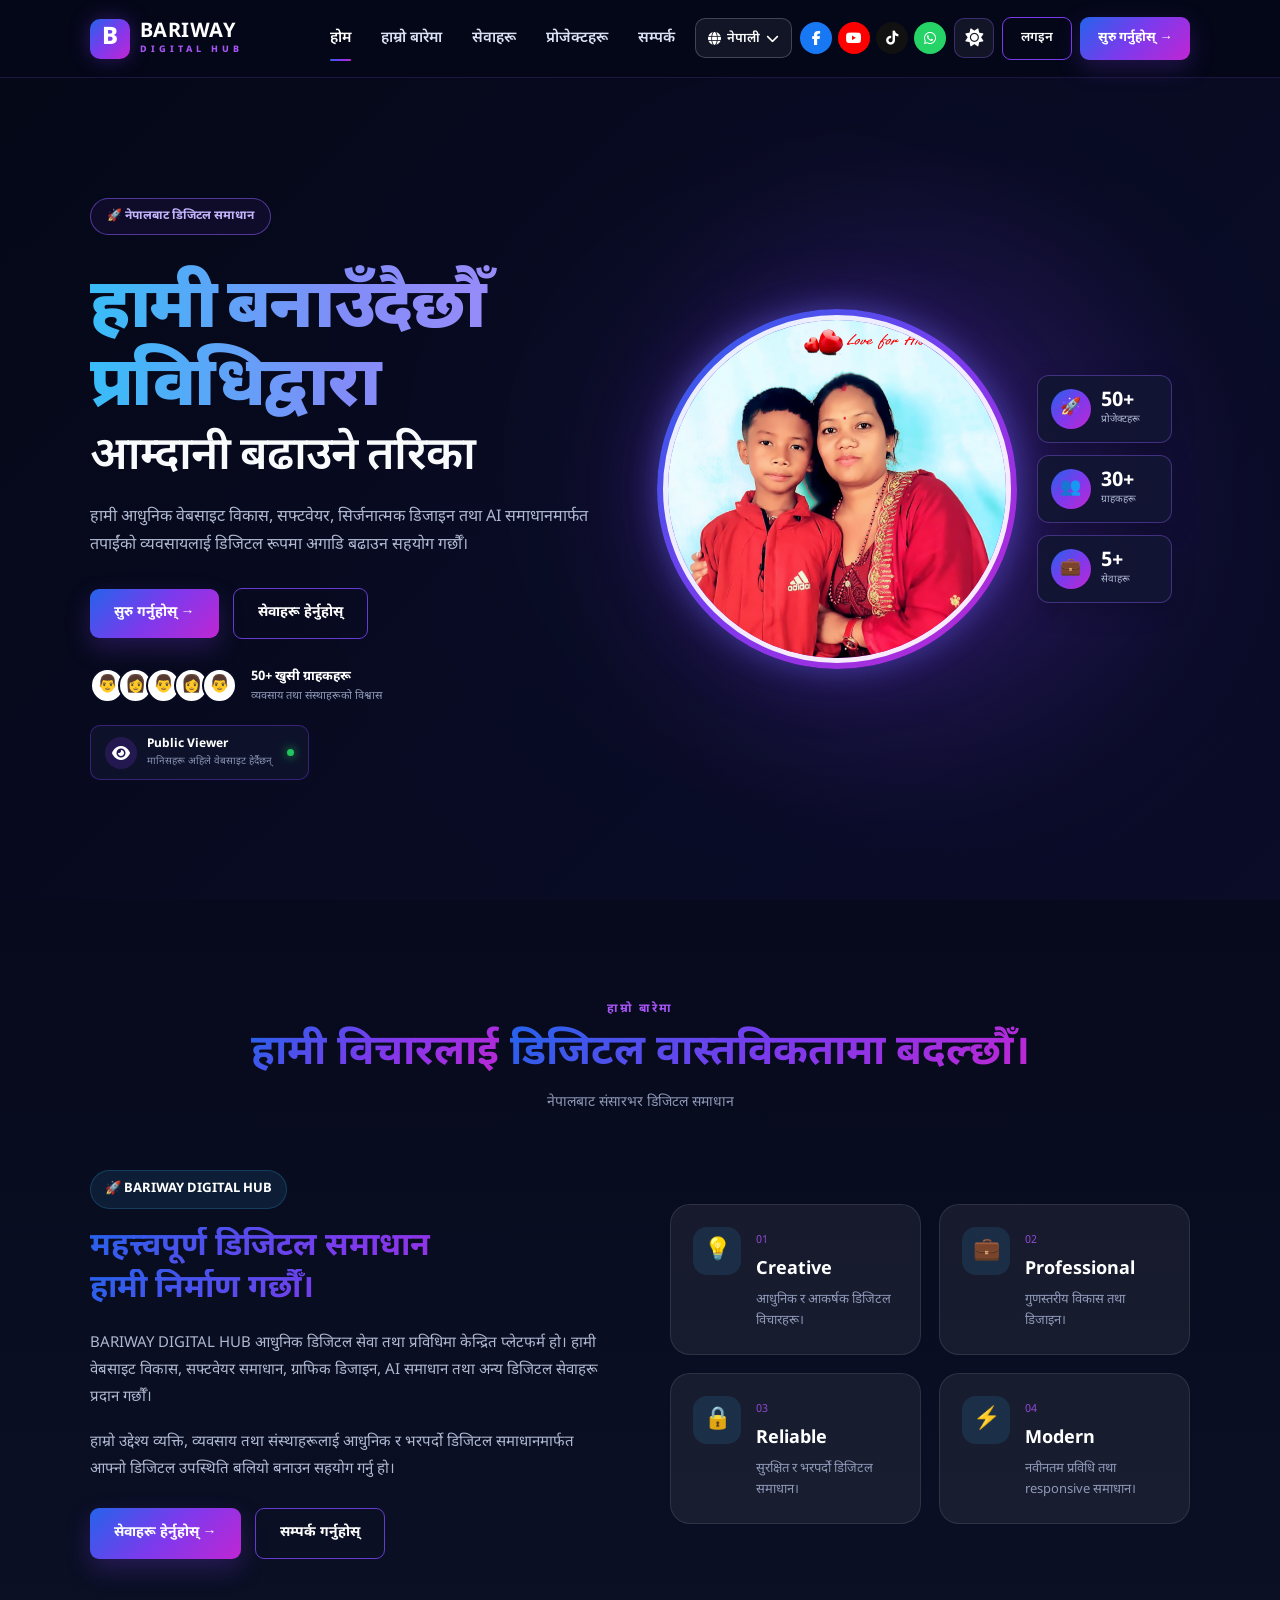
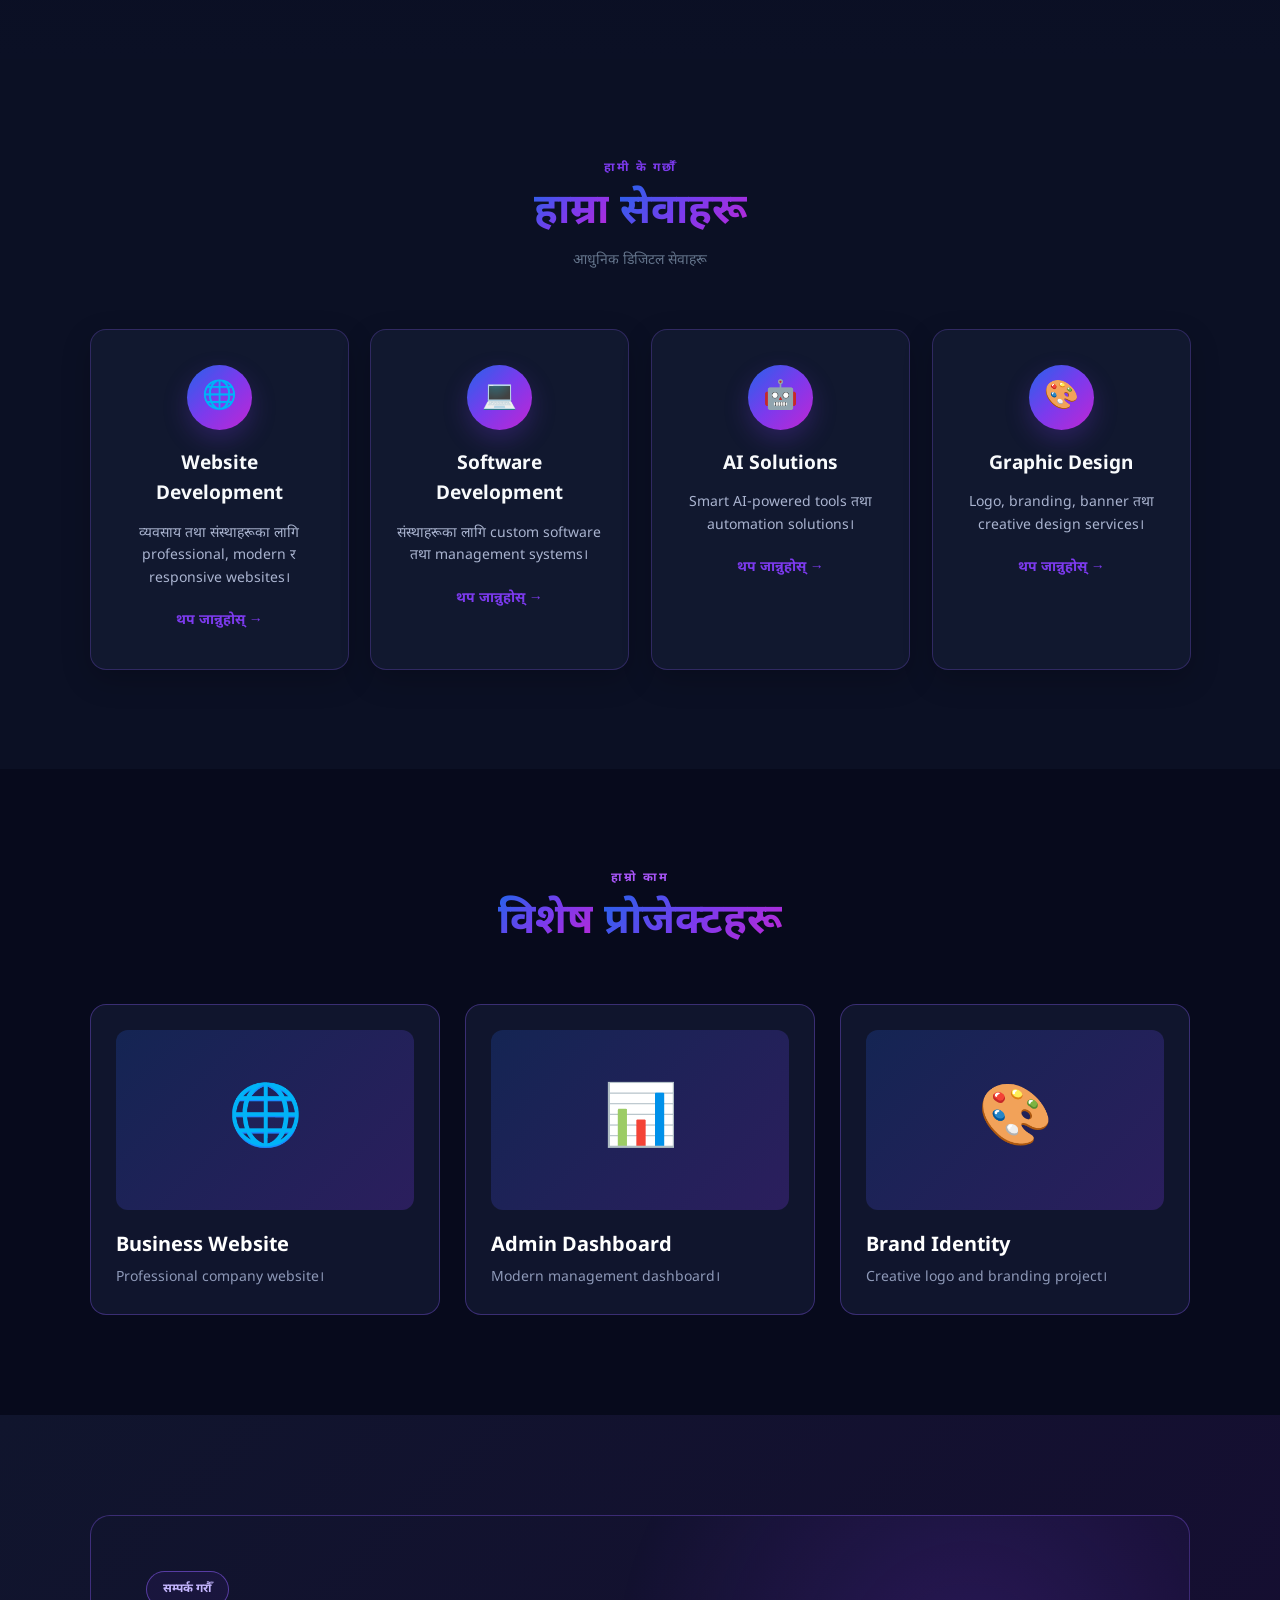
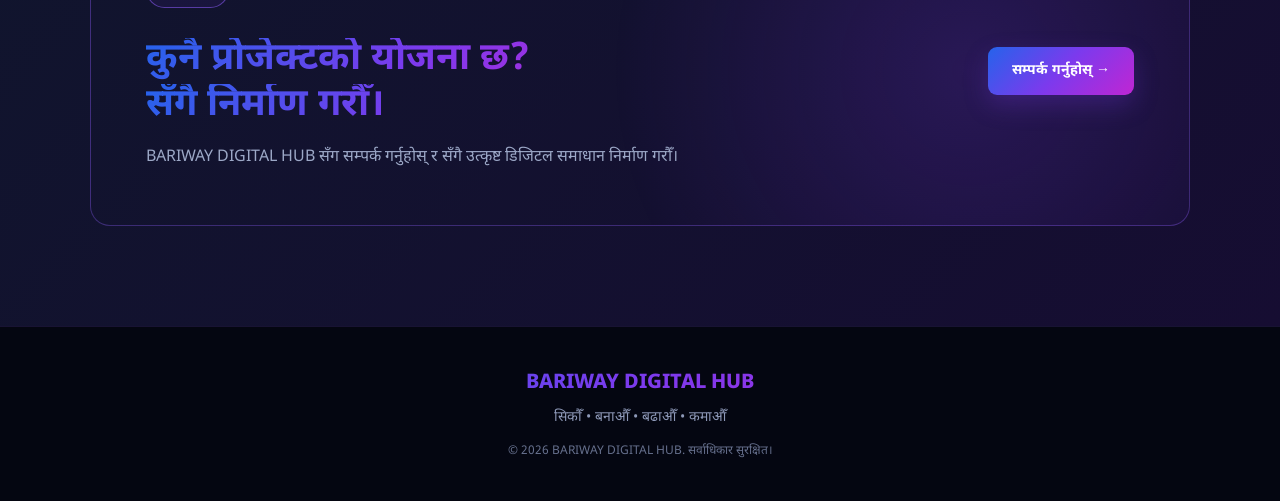
<file: index.html>
<!DOCTYPE html>
<html lang="ne">

<head>

    <meta charset="UTF-8">

    <meta
        name="viewport"
        content="width=device-width, initial-scale=1.0">

    <meta
        name="description"
        content="BARIWAY DIGITAL HUB - Digital Solutions From Nepal To The World">

    <meta
        name="theme-color"
        content="#0f172a">

    <title>
        BARIWAY DIGITAL HUB | From Nepal To The World
    </title>


    <!-- =====================================================
         GOOGLE FONTS
    ====================================================== -->

    <link
        rel="preconnect"
        href="https://fonts.googleapis.com">

    <link
        rel="preconnect"
        href="https://fonts.gstatic.com"
        crossorigin>

    <link
        href="https://fonts.googleapis.com/css2?family=Inter:wght@400;500;600;700;800&family=Noto+Sans+Devanagari:wght@400;500;600;700;800&display=swap"
        rel="stylesheet">


    <!-- =====================================================
         FONT AWESOME
    ====================================================== -->

    <link
        rel="stylesheet"
        href="https://cdnjs.cloudflare.com/ajax/libs/font-awesome/6.7.2/css/all.min.css">


    <!-- =====================================================
         MAIN CSS
    ====================================================== -->

    <link
        rel="stylesheet"
        href="css/style.css">

</head>


<body>


    <!-- =====================================================
         NAVBAR
    ====================================================== -->

    <header class="navbar">

        <!-- MOBILE MENU BUTTON -->

        <button
            id="menuBtn"
            class="menu-btn"
            type="button"
            aria-label="Open Menu"
            aria-expanded="false">

            <i class="fas fa-bars"></i>

        </button>


        <!-- LOGO -->

        <a
            href="#home"
            class="logo"
            aria-label="BARIWAY DIGITAL HUB Home">

            <div class="logo-icon">
                B
            </div>

            <div class="logo-text">

                <strong>
                    BARIWAY
                </strong>

                <span>
                    DIGITAL HUB
                </span>

            </div>

        </a>


        <!-- =================================================
             MAIN NAVIGATION
        ================================================== -->

        <nav
            id="mainNav"
            aria-label="Main Navigation">

            <a
                href="#home"
                class="active"
                data-i18n="nav_home">
                होम
            </a>

            <a
                href="#about"
                data-i18n="nav_about">
                हाम्रो बारेमा
            </a>

            <a
                href="#services"
                data-i18n="nav_services">
                सेवाहरू
            </a>

            <a
                href="#projects"
                data-i18n="nav_projects">
                प्रोजेक्टहरू
            </a>

            <a
                href="#contact"
                data-i18n="nav_contact">
                सम्पर्क
            </a>

        </nav>


        <!-- =================================================
             NAV BUTTONS
        ================================================== -->

        <div class="nav-buttons">


            <!-- LANGUAGE SWITCHER -->

            <div class="language-switcher">

                <button
                    id="languageBtn"
                    class="language-btn"
                    type="button"
                    aria-expanded="false"
                    aria-haspopup="true"
                    aria-label="Select Language">

                    <i class="fas fa-globe"></i>

                    <span id="languageText">
                        नेपाली
                    </span>

                    <i class="fas fa-chevron-down"></i>

                </button>


                <div
                    id="languageMenu"
                    class="language-menu">

                    <button
                        type="button"
                        data-language="ne">
                        🇳🇵 नेपाली
                    </button>

                    <button
                        type="button"
                        data-language="en">
                        🇬🇧 English
                    </button>

                </div>

            </div>


            <!-- =================================================
                 SOCIAL ICONS
            ================================================== -->

            <div class="social-icons">

                <a
                    href="#"
                    title="Facebook"
                    class="social facebook"
                    aria-label="Facebook">

                    <i class="fab fa-facebook-f"></i>

                </a>


                <a
                    href="#"
                    title="YouTube"
                    class="social youtube"
                    aria-label="YouTube">

                    <i class="fab fa-youtube"></i>

                </a>


                <a
                    href="#"
                    title="TikTok"
                    class="social tiktok"
                    aria-label="TikTok">

                    <i class="fab fa-tiktok"></i>

                </a>


                <a
                    href="#"
                    title="WhatsApp"
                    class="social whatsapp"
                    aria-label="WhatsApp">

                    <i class="fab fa-whatsapp"></i>

                </a>

            </div>


            <!-- =================================================
                 THEME BUTTON
            ================================================== -->

            <button
                id="themeBtn"
                class="theme-btn"
                type="button"
                aria-label="Toggle Theme"
                title="Toggle Theme">

                <i class="fas fa-moon"></i>

            </button>


            <!-- =================================================
                 LOGIN
            ================================================== -->

            <a
                href="login.html"
                class="login-btn"
                data-i18n="login">

                Login

            </a>


            <!-- =================================================
                 REGISTER
            ================================================== -->

            <a
                href="register.html"
                class="register-btn"
                data-i18n="get_started">

                Get Started →

            </a>

        </div>

    </header>



    <!-- =====================================================
         HERO SECTION
    ====================================================== -->

    <section
        id="home"
        class="hero">


        <div class="hero-content">


            <p
                class="small-title"
                data-i18n="hero_badge">

                🚀 नेपालबाट डिजिटल समाधान

            </p>


            <h1 class="hero-title">

                <span
                    data-i18n="hero_title_1">

                    हामी बनाउँदैछौँ

                </span>

                <span
                    data-i18n="hero_title_2">

                    प्रविधिद्वारा

                </span>

                <small
                    data-i18n="hero_title_3">

                    आम्दानी बढाउने तरिका

                </small>

            </h1>


            <p
                class="hero-text"
                data-i18n="hero_description">

                हामी आधुनिक वेबसाइट विकास,
                सफ्टवेयर, सिर्जनात्मक डिजाइन तथा
                AI समाधानमार्फत तपाईंको व्यवसायलाई
                डिजिटल रूपमा अगाडि बढाउन सहयोग गर्छौँ।

            </p>


            <!-- HERO BUTTONS -->

            <div class="hero-buttons">

                <a
                    href="register.html"
                    class="primary-btn"
                    data-i18n="get_started">

                    Get Started →

                </a>


                <a
                    href="#services"
                    class="secondary-btn"
                    data-i18n="explore_services">

                    सेवाहरू हेर्नुहोस्

                </a>

            </div>


            <!-- HAPPY CLIENTS -->

            <div class="happy-clients">

                <div class="client-avatars">

                    <div class="avatar">
                        👨
                    </div>

                    <div class="avatar">
                        👩
                    </div>

                    <div class="avatar">
                        👨
                    </div>

                    <div class="avatar">
                        👩
                    </div>

                    <div class="avatar">
                        👨
                    </div>

                </div>


                <div class="client-text">

                    <strong
                        data-i18n="happy_clients">

                        50+ Happy Clients

                    </strong>

                    <span
                        data-i18n="trusted_businesses">

                        व्यवसाय तथा संस्थाहरूको विश्वास

                    </span>

                </div>

            </div>


            <!-- PUBLIC VIEWER -->

            <div class="public-viewer">

                <div class="viewer-icon">

                    <i class="fas fa-eye"></i>

                </div>


                <div>

                    <strong
                        data-i18n="public_viewer">

                        Public Viewer

                    </strong>

                    <span
                        data-i18n="people_viewing">

                        मानिसहरू अहिले वेबसाइट हेर्दैछन्

                    </span>

                </div>


                <div class="online-dot"></div>

            </div>

        </div>



        <!-- =================================================
             HERO DESIGN
        ================================================== -->

        <div class="hero-design">

            <div class="hero-glow"></div>


            <div class="hero-image-box">

                <img
                    src="Image/saksham.jpg"
                    alt="BARIWAY DIGITAL HUB"
                    class="hero-image">

            </div>


            <!-- HERO STATS -->

            <div class="hero-stats-right">


                <div class="stat-card">

                    <div class="stat-icon">
                        🚀
                    </div>

                    <div>

                        <strong>
                            50+
                        </strong>

                        <span
                            data-i18n="projects">

                            Projects

                        </span>

                    </div>

                </div>


                <div class="stat-card">

                    <div class="stat-icon">
                        👥
                    </div>

                    <div>

                        <strong>
                            30+
                        </strong>

                        <span
                            data-i18n="clients">

                            Clients

                        </span>

                    </div>

                </div>


                <div class="stat-card">

                    <div class="stat-icon">
                        💼
                    </div>

                    <div>

                        <strong>
                            5+
                        </strong>

                        <span
                            data-i18n="services">

                            Services

                        </span>

                    </div>

                </div>

            </div>

        </div>

    </section>



    <!-- =====================================================
         ABOUT SECTION
    ====================================================== -->

    <section
        id="about"
        class="about section">


        <div class="section-title">

            <p
                data-i18n="about_label">

                ABOUT US

            </p>


            <h2>

                <span
                    data-i18n="about_title_1">

                    We Turn Ideas Into

                </span>

                <span
                    data-i18n="about_title_2">

                    Digital Reality.

                </span>

            </h2>


            <small
                data-i18n="about_subtitle">

                नेपालबाट संसारभर डिजिटल समाधान

            </small>

        </div>



        <div class="about-content">


            <!-- ABOUT TEXT -->

            <div class="about-text">

                <span
                    class="about-badge"
                    data-i18n="about_badge">

                    🚀 BARIWAY DIGITAL HUB

                </span>


                <h3>

                    <span
                        data-i18n="about_heading_1">

                        Building Digital Solutions

                    </span>

                    <span
                        data-i18n="about_heading_2">

                        That Matter.

                    </span>

                </h3>


                <p
                    data-i18n="about_paragraph_1">

                    BARIWAY DIGITAL HUB आधुनिक
                    डिजिटल सेवा तथा प्रविधिमा केन्द्रित
                    प्लेटफर्म हो। हामी वेबसाइट विकास,
                    सफ्टवेयर समाधान, ग्राफिक डिजाइन,
                    AI समाधान तथा अन्य डिजिटल सेवाहरू
                    प्रदान गर्छौँ।

                </p>


                <p
                    data-i18n="about_paragraph_2">

                    हाम्रो उद्देश्य व्यक्ति, व्यवसाय तथा
                    संस्थाहरूलाई आधुनिक र भरपर्दो डिजिटल
                    समाधानमार्फत आफ्नो डिजिटल उपस्थिति
                    बलियो बनाउन सहयोग गर्नु हो।

                </p>


                <div class="about-buttons">

                    <a
                        href="#services"
                        class="primary-btn"
                        data-i18n="explore_services_arrow">

                        सेवाहरू हेर्नुहोस् →

                    </a>


                    <a
                        href="#contact"
                        class="secondary-btn"
                        data-i18n="contact_us">

                        सम्पर्क गर्नुहोस्

                    </a>

                </div>

            </div>



            <!-- ABOUT CARDS -->

            <div class="about-box">


                <div class="about-card">

                    <div class="about-card-icon">
                        💡
                    </div>

                    <div>

                        <span>
                            01
                        </span>

                        <h3
                            data-i18n="creative">

                            Creative

                        </h3>

                        <p
                            data-i18n="creative_desc">

                            आधुनिक र आकर्षक डिजिटल
                            विचारहरू।

                        </p>

                    </div>

                </div>



                <div class="about-card">

                    <div class="about-card-icon">
                        💼
                    </div>

                    <div>

                        <span>
                            02
                        </span>

                        <h3
                            data-i18n="professional">

                            Professional

                        </h3>

                        <p
                            data-i18n="professional_desc">

                            गुणस्तरीय विकास तथा
                            डिजाइन।

                        </p>

                    </div>

                </div>



                <div class="about-card">

                    <div class="about-card-icon">
                        🔒
                    </div>

                    <div>

                        <span>
                            03
                        </span>

                        <h3
                            data-i18n="reliable">

                            Reliable

                        </h3>

                        <p
                            data-i18n="reliable_desc">

                            सुरक्षित र भरपर्दो
                            डिजिटल समाधान।

                        </p>

                    </div>

                </div>



                <div class="about-card">

                    <div class="about-card-icon">
                        ⚡
                    </div>

                    <div>

                        <span>
                            04
                        </span>

                        <h3
                            data-i18n="modern">

                            Modern

                        </h3>

                        <p
                            data-i18n="modern_desc">

                            नवीनतम प्रविधि तथा
                            responsive समाधान।

                        </p>

                    </div>

                </div>

            </div>

        </div>

    </section>



    <!-- =====================================================
         SERVICES SECTION
    ====================================================== -->

    <section
        id="services"
        class="services section">


        <div class="section-title">

            <p
                data-i18n="services_label">

                WHAT WE DO

            </p>


            <h2>

                <span
                    data-i18n="our">

                    Our

                </span>

                <span
                    data-i18n="services_title">

                    Services

                </span>

            </h2>


            <small
                data-i18n="services_subtitle">

                आधुनिक डिजिटल सेवाहरू

            </small>

        </div>



        <div class="service-grid">


            <!-- WEBSITE -->

            <div class="service-card">

                <div class="service-icon">
                    🌐
                </div>

                <h3
                    data-i18n="website_service">

                    Website Development

                </h3>

                <p
                    data-i18n="website_desc">

                    व्यवसाय तथा संस्थाहरूका लागि
                    professional, modern र responsive
                    websites।

                </p>

                <a
                    href="services.html"
                    data-i18n="learn_more">

                    Learn More →

                </a>

            </div>



            <!-- SOFTWARE -->

            <div class="service-card">

                <div class="service-icon">
                    💻
                </div>

                <h3
                    data-i18n="software_service">

                    Software Development

                </h3>

                <p
                    data-i18n="software_desc">

                    संस्थाहरूका लागि custom software
                    तथा management systems।

                </p>

                <a
                    href="services.html"
                    data-i18n="learn_more">

                    Learn More →

                </a>

            </div>



            <!-- AI -->

            <div class="service-card">

                <div class="service-icon">
                    🤖
                </div>

                <h3
                    data-i18n="ai_service">

                    AI Solutions

                </h3>

                <p
                    data-i18n="ai_desc">

                    Smart AI-powered tools तथा
                    automation solutions।

                </p>

                <a
                    href="services.html"
                    data-i18n="learn_more">

                    Learn More →

                </a>

            </div>



            <!-- GRAPHIC -->

            <div class="service-card">

                <div class="service-icon">
                    🎨
                </div>

                <h3
                    data-i18n="graphic_service">

                    Graphic Design

                </h3>

                <p
                    data-i18n="graphic_desc">

                    Logo, branding, banner तथा
                    creative design services।

                </p>

                <a
                    href="services.html"
                    data-i18n="learn_more">

                    Learn More →

                </a>

            </div>

        </div>

    </section>



    <!-- =====================================================
         PROJECTS SECTION
    ====================================================== -->

    <section
        id="projects"
        class="projects section">


        <div class="section-title">

            <p
                data-i18n="projects_label">

                OUR WORK

            </p>


            <h2>

                <span
                    data-i18n="featured">

                    Featured

                </span>

                <span
                    data-i18n="projects_title">

                    Projects

                </span>

            </h2>

        </div>



        <div class="project-grid">


            <!-- PROJECT 1 -->

            <div class="project-card">

                <div class="project-image">
                    🌐
                </div>

                <h3
                    data-i18n="business_website">

                    Business Website

                </h3>

                <p
                    data-i18n="business_website_desc">

                    Professional company website.

                </p>

            </div>



            <!-- PROJECT 2 -->

            <div class="project-card">

                <div class="project-image">
                    📊
                </div>

                <h3
                    data-i18n="admin_dashboard">

                    Admin Dashboard

                </h3>

                <p
                    data-i18n="admin_dashboard_desc">

                    Modern management dashboard.

                </p>

            </div>



            <!-- PROJECT 3 -->

            <div class="project-card">

                <div class="project-image">
                    🎨
                </div>

                <h3
                    data-i18n="brand_identity">

                    Brand Identity

                </h3>

                <p
                    data-i18n="brand_identity_desc">

                    Creative logo and branding project.

                </p>

            </div>

        </div>

    </section>



    <!-- =====================================================
         CONTACT SECTION
    ====================================================== -->

    <section
        id="contact"
        class="contact section">


        <div class="contact-box">


            <div>

                <p
                    class="small-title"
                    data-i18n="lets_talk">

                    LET'S TALK

                </p>


                <h2>

                    <span
                        data-i18n="contact_heading_1">

                        Have a project in mind?

                    </span>

                    <span
                        data-i18n="contact_heading_2">

                        Let's build it.

                    </span>

                </h2>


                <p
                    data-i18n="contact_description">

                    BARIWAY DIGITAL HUB सँग सम्पर्क
                    गर्नुहोस् र सँगै उत्कृष्ट डिजिटल
                    समाधान निर्माण गरौँ।

                </p>

            </div>


            <a
                href="mailto:bahadurbk8@gmail.com"
                class="primary-btn"
                data-i18n="contact_us_arrow">

                Contact Us →

            </a>

        </div>

    </section>



    <!-- =====================================================
         FOOTER
    ====================================================== -->

    <footer>

        <div class="footer-logo">
            BARIWAY DIGITAL HUB
        </div>


        <p
            data-i18n="footer_tagline">

            Learn • Build • Grow • Earn

        </p>


        <p class="copyright">

            © 2026 BARIWAY DIGITAL HUB.

            <span data-i18n="all_rights">
                All Rights Reserved.
            </span>

        </p>

    </footer>



    <!-- =====================================================
         MAIN JAVASCRIPT
         Language • Theme • Mobile Menu
    ====================================================== -->

    <script src="js/script.js"></script>


</body>

</html>
</file>
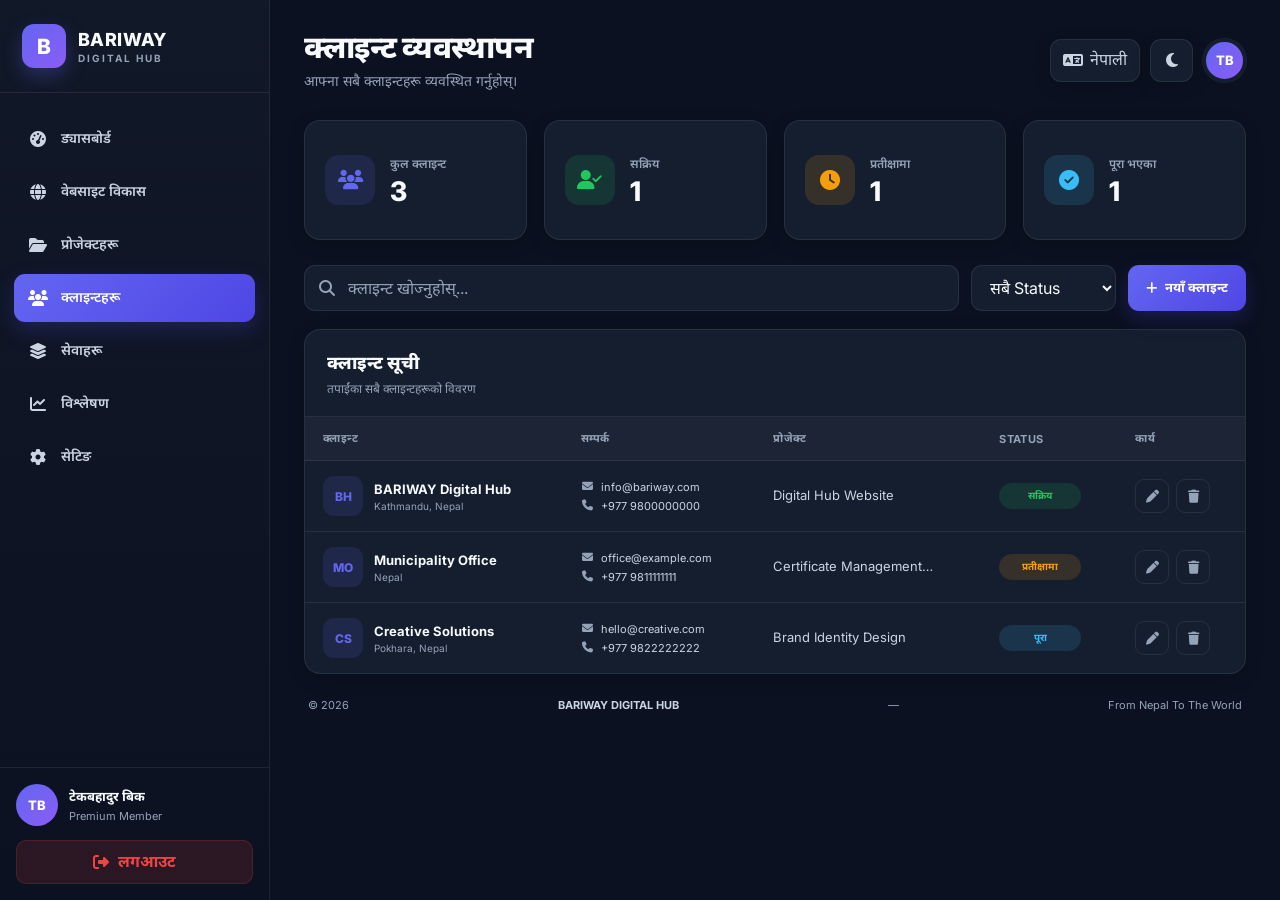
<file: clients.html>
<!DOCTYPE html>
<html lang="ne">

<head>

    <meta charset="UTF-8">

    <meta name="viewport"
        content="width=device-width, initial-scale=1.0">

    <title>BARIWAY DIGITAL HUB | Clients</title>

    <!-- Google Fonts -->
    <link rel="preconnect"
        href="https://fonts.googleapis.com">

    <link rel="preconnect"
        href="https://fonts.gstatic.com"
        crossorigin>

    <link
        href="https://fonts.googleapis.com/css2?family=Inter:wght@400;500;600;700;800&family=Noto+Sans+Devanagari:wght@400;500;600;700;800&display=swap"
        rel="stylesheet">

    <!-- Font Awesome -->
    <link
        rel="stylesheet"
        href="https://cdnjs.cloudflare.com/ajax/libs/font-awesome/6.7.2/css/all.min.css">

    <!-- Clients CSS -->
    <link rel="stylesheet"
        href="css/clients.css">

</head>


<body>

<div class="clients-page">


    <!-- =====================================================
         SIDEBAR
    ====================================================== -->

    <aside class="sidebar">

        <div class="sidebar-logo">

            <div class="logo-box">
                B
            </div>

            <div>
                <h2>BARIWAY</h2>
                <span>DIGITAL HUB</span>
            </div>

        </div>


        <!-- Navigation -->

        <nav class="sidebar-nav">

            <a href="dashboard.html">
                <i class="fa-solid fa-gauge-high"></i>
                <span data-ne="ड्यासबोर्ड"
                      data-en="Dashboard">
                    ड्यासबोर्ड
                </span>
            </a>


            <a href="website.html">
                <i class="fa-solid fa-globe"></i>
                <span data-ne="वेबसाइट विकास"
                      data-en="Website Development">
                    वेबसाइट विकास
                </span>
            </a>


            <a href="projects.html">
                <i class="fa-solid fa-folder-open"></i>
                <span data-ne="प्रोजेक्टहरू"
                      data-en="Projects">
                    प्रोजेक्टहरू
                </span>
            </a>


            <a href="clients.html"
               class="active">

                <i class="fa-solid fa-users"></i>

                <span data-ne="क्लाइन्टहरू"
                      data-en="Clients">
                    क्लाइन्टहरू
                </span>

            </a>


            <a href="services.html">

                <i class="fa-solid fa-layer-group"></i>

                <span data-ne="सेवाहरू"
                      data-en="Services">
                    सेवाहरू
                </span>

            </a>


            <a href="analytics.html">

                <i class="fa-solid fa-chart-line"></i>

                <span data-ne="विश्लेषण"
                      data-en="Analytics">
                    विश्लेषण
                </span>

            </a>


            <a href="settings.html">

                <i class="fa-solid fa-gear"></i>

                <span data-ne="सेटिङ"
                      data-en="Settings">
                    सेटिङ
                </span>

            </a>

        </nav>


        <!-- Sidebar Bottom -->

        <div class="sidebar-bottom">

            <div class="sidebar-user">

                <div class="user-avatar">
                    TB
                </div>

                <div>

                    <strong>
                        टेकबहादुर बिक
                    </strong>

                    <small>
                        Premium Member
                    </small>

                </div>

            </div>


            <button
                class="logout-btn"
                id="logoutBtn">

                <i class="fa-solid fa-right-from-bracket"></i>

                <span data-ne="लगआउट"
                      data-en="Logout">
                    लगआउट
                </span>

            </button>

        </div>

    </aside>



    <!-- =====================================================
         MAIN CONTENT
    ====================================================== -->

    <main class="main-content">


        <!-- TOPBAR -->

        <header class="topbar">

            <div>

                <h1
                    data-ne="क्लाइन्ट व्यवस्थापन"
                    data-en="Client Management">

                    क्लाइन्ट व्यवस्थापन

                </h1>

                <p
                    data-ne="आफ्ना सबै क्लाइन्टहरू व्यवस्थित गर्नुहोस्।"
                    data-en="Manage all your clients in one place.">

                    आफ्ना सबै क्लाइन्टहरू व्यवस्थित गर्नुहोस्।

                </p>

            </div>


            <div class="topbar-actions">


                <!-- Language -->

                <button
                    class="topbar-btn"
                    id="languageBtn">

                    <i class="fa-solid fa-language"></i>

                    <span id="currentLanguage">
                        नेपाली
                    </span>

                </button>


                <!-- Theme -->

                <button
                    class="topbar-btn"
                    id="themeBtn">

                    <i class="fa-solid fa-moon"></i>

                </button>


                <!-- Profile -->

                <div class="mini-profile">

                    <div class="mini-avatar">
                        TB
                    </div>

                </div>

            </div>

        </header>



        <!-- =================================================
             STATS
        ================================================== -->

        <section class="client-stats">


            <div class="stat-card">

                <div class="stat-icon">
                    <i class="fa-solid fa-users"></i>
                </div>

                <div>

                    <span
                        data-ne="कुल क्लाइन्ट"
                        data-en="Total Clients">

                        कुल क्लाइन्ट

                    </span>

                    <strong id="totalClients">
                        0
                    </strong>

                </div>

            </div>



            <div class="stat-card">

                <div class="stat-icon active-icon">
                    <i class="fa-solid fa-user-check"></i>
                </div>

                <div>

                    <span
                        data-ne="सक्रिय"
                        data-en="Active">

                        सक्रिय

                    </span>

                    <strong id="activeClients">
                        0
                    </strong>

                </div>

            </div>



            <div class="stat-card">

                <div class="stat-icon pending-icon">
                    <i class="fa-solid fa-clock"></i>
                </div>

                <div>

                    <span
                        data-ne="प्रतीक्षामा"
                        data-en="Pending">

                        प्रतीक्षामा

                    </span>

                    <strong id="pendingClients">
                        0
                    </strong>

                </div>

            </div>



            <div class="stat-card">

                <div class="stat-icon completed-icon">
                    <i class="fa-solid fa-circle-check"></i>
                </div>

                <div>

                    <span
                        data-ne="पूरा भएका"
                        data-en="Completed">

                        पूरा भएका

                    </span>

                    <strong id="completedClients">
                        0
                    </strong>

                </div>

            </div>

        </section>



        <!-- =================================================
             CLIENT TOOLBAR
        ================================================== -->

        <section class="client-toolbar">


            <div class="search-box">

                <i class="fa-solid fa-magnifying-glass"></i>

                <input
                    type="search"
                    id="clientSearch"
                    placeholder="क्लाइन्ट खोज्नुहोस्..."
                    data-placeholder-ne="क्लाइन्ट खोज्नुहोस्..."
                    data-placeholder-en="Search clients...">

            </div>


            <select id="statusFilter">

                <option
                    value="all"
                    data-ne="सबै Status"
                    data-en="All Status">

                    सबै Status

                </option>

                <option
                    value="active"
                    data-ne="सक्रिय"
                    data-en="Active">

                    सक्रिय

                </option>

                <option
                    value="pending"
                    data-ne="प्रतीक्षामा"
                    data-en="Pending">

                    प्रतीक्षामा

                </option>

                <option
                    value="completed"
                    data-ne="पूरा"
                    data-en="Completed">

                    पूरा

                </option>

            </select>


            <button
                class="add-client-btn"
                id="addClientBtn">

                <i class="fa-solid fa-plus"></i>

                <span
                    data-ne="नयाँ क्लाइन्ट"
                    data-en="Add Client">

                    नयाँ क्लाइन्ट

                </span>

            </button>

        </section>



        <!-- =================================================
             CLIENT TABLE
        ================================================== -->

        <section class="client-card">

            <div class="section-header">

                <div>

                    <h2
                        data-ne="क्लाइन्ट सूची"
                        data-en="Client List">

                        क्लाइन्ट सूची

                    </h2>

                    <p
                        data-ne="तपाईंका सबै क्लाइन्टहरूको विवरण"
                        data-en="Details of all your clients">

                        तपाईंका सबै क्लाइन्टहरूको विवरण

                    </p>

                </div>

            </div>


            <div class="table-wrapper">

                <table>

                    <thead>

                        <tr>

                            <th
                                data-ne="क्लाइन्ट"
                                data-en="Client">
                                क्लाइन्ट
                            </th>

                            <th
                                data-ne="सम्पर्क"
                                data-en="Contact">
                                सम्पर्क
                            </th>

                            <th
                                data-ne="प्रोजेक्ट"
                                data-en="Project">
                                प्रोजेक्ट
                            </th>

                            <th
                                data-ne="Status"
                                data-en="Status">
                                Status
                            </th>

                            <th
                                data-ne="कार्य"
                                data-en="Actions">
                                कार्य
                            </th>

                        </tr>

                    </thead>


                    <tbody id="clientTableBody">
                    </tbody>

                </table>

            </div>

        </section>



        <!-- =================================================
             FOOTER
        ================================================== -->

        <footer>

            © 2026
            <strong>BARIWAY DIGITAL HUB</strong>

            —
            <span
                data-ne="From Nepal To The World"
                data-en="From Nepal To The World">

                From Nepal To The World

            </span>

        </footer>

    </main>

</div>



<!-- =====================================================
     ADD / EDIT CLIENT MODAL
====================================================== -->

<div
    class="modal-overlay"
    id="clientModal">

    <div class="client-modal">


        <div class="modal-header">

            <div>

                <h2
                    id="modalTitle"
                    data-ne="नयाँ क्लाइन्ट थप्नुहोस्"
                    data-en="Add New Client">

                    नयाँ क्लाइन्ट थप्नुहोस्

                </h2>

                <p
                    data-ne="क्लाइन्टको विवरण भर्नुहोस्"
                    data-en="Enter client information">

                    क्लाइन्टको विवरण भर्नुहोस्

                </p>

            </div>


            <button
                class="modal-close"
                id="closeModal">

                <i class="fa-solid fa-xmark"></i>

            </button>

        </div>



        <form id="clientForm">


            <input
                type="hidden"
                id="clientId">


            <div class="form-group">

                <label
                    data-ne="क्लाइन्टको नाम"
                    data-en="Client Name">

                    क्लाइन्टको नाम

                </label>

                <input
                    type="text"
                    id="clientName"
                    required
                    placeholder="नाम लेख्नुहोस्">

            </div>


            <div class="form-row">


                <div class="form-group">

                    <label
                        data-ne="Email"
                        data-en="Email">

                        Email

                    </label>

                    <input
                        type="email"
                        id="clientEmail"
                        required
                        placeholder="example@email.com">

                </div>


                <div class="form-group">

                    <label
                        data-ne="फोन"
                        data-en="Phone">

                        फोन

                    </label>

                    <input
                        type="tel"
                        id="clientPhone"
                        placeholder="+977">

                </div>

            </div>


            <div class="form-row">


                <div class="form-group">

                    <label
                        data-ne="प्रोजेक्ट"
                        data-en="Project">

                        प्रोजेक्ट

                    </label>

                    <input
                        type="text"
                        id="clientProject"
                        placeholder="Project name">

                </div>


                <div class="form-group">

                    <label
                        data-ne="Status"
                        data-en="Status">

                        Status

                    </label>

                    <select id="clientStatus">

                        <option value="active">
                            Active
                        </option>

                        <option value="pending">
                            Pending
                        </option>

                        <option value="completed">
                            Completed
                        </option>

                    </select>

                </div>

            </div>


            <div class="form-group">

                <label
                    data-ne="ठेगाना"
                    data-en="Address">

                    ठेगाना

                </label>

                <input
                    type="text"
                    id="clientAddress"
                    placeholder="City / Address">

            </div>


            <div class="modal-actions">

                <button
                    type="button"
                    class="cancel-btn"
                    id="cancelClient">

                    <span
                        data-ne="रद्द गर्नुहोस्"
                        data-en="Cancel">

                        रद्द गर्नुहोस्

                    </span>

                </button>


                <button
                    type="submit"
                    class="save-client-btn">

                    <i class="fa-solid fa-floppy-disk"></i>

                    <span
                        data-ne="Save Client"
                        data-en="Save Client">

                        Save Client

                    </span>

                </button>

            </div>


        </form>

    </div>

</div>



<!-- Clients JS -->

<script src="js/clients.js"></script>

</body>

</html>
</file>
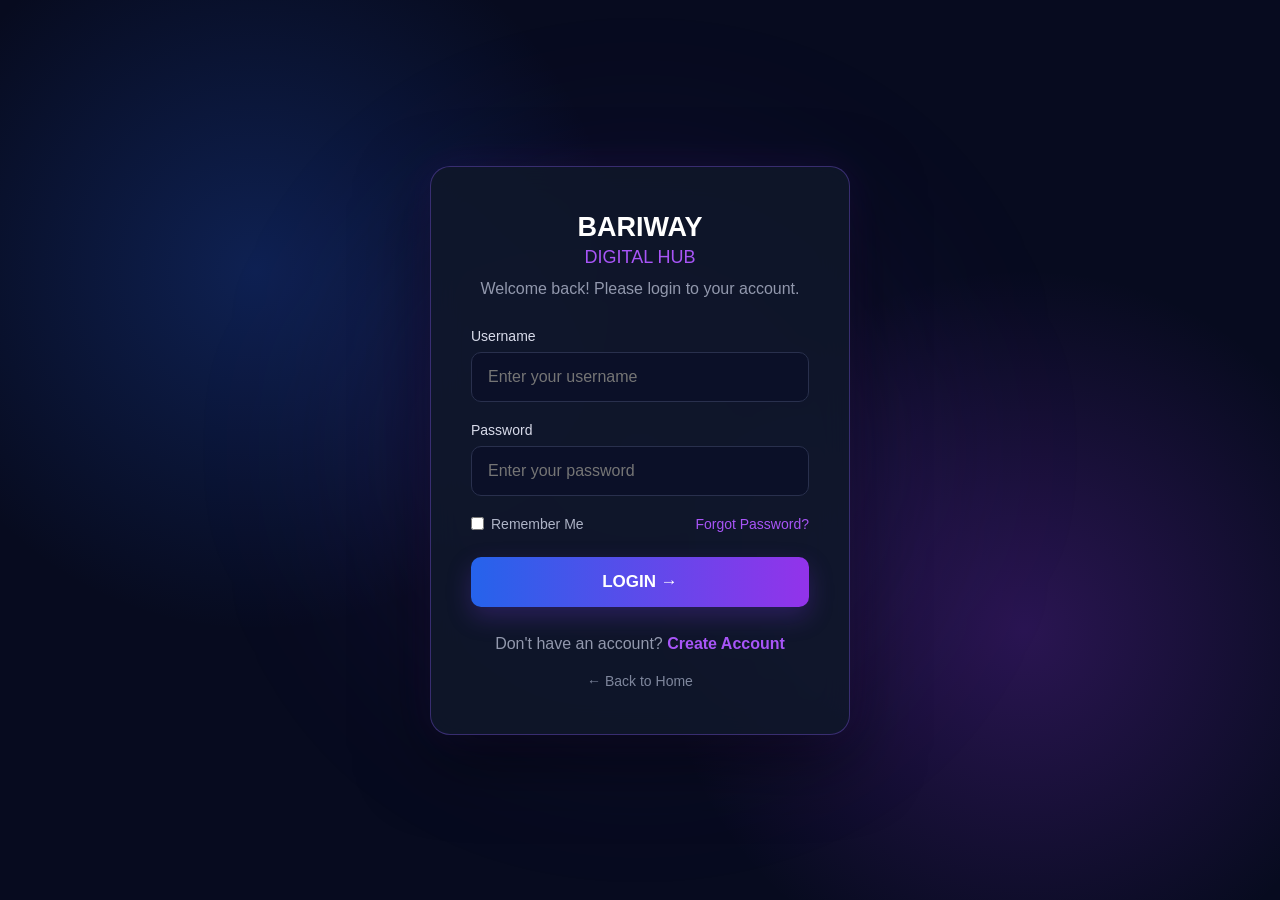
<file: login.html>
<!DOCTYPE html>
<html lang="en">

<head>

    <meta charset="UTF-8">

    <meta name="viewport"
          content="width=device-width, initial-scale=1.0">

    <title>Login | BARIWAY DIGITAL HUB</title>

    <link rel="stylesheet" href="css/login.css">

</head>

<body>

<div class="login-container">

    <div class="login-card">

        <div class="logo-box">

            <h1>BARIWAY</h1>

            <span>DIGITAL HUB</span>

            <p>
                Welcome back! Please login to your account.
            </p>

        </div>


        <form id="loginForm">

            <div class="input-group">

                <label>Username</label>

                <input
                    type="text"
                    id="username"
                    placeholder="Enter your username"
                    required
                >

            </div>


            <div class="input-group">

                <label>Password</label>

                <input
                    type="password"
                    id="password"
                    placeholder="Enter your password"
                    required
                >

            </div>


            <div class="options">

                <label class="remember">

                    <input type="checkbox">

                    Remember Me

                </label>

                <a href="#">
                    Forgot Password?
                </a>

            </div>


            <button type="submit">
                LOGIN →
            </button>

        </form>


        <p class="register">

            Don't have an account?

            <a href="register.html">
                Create Account
            </a>

        </p>


        <a href="index.html" class="back-home">
            ← Back to Home
        </a>

    </div>

</div>


<script src="js/login.js"></script>

</body>

</html>
</file>
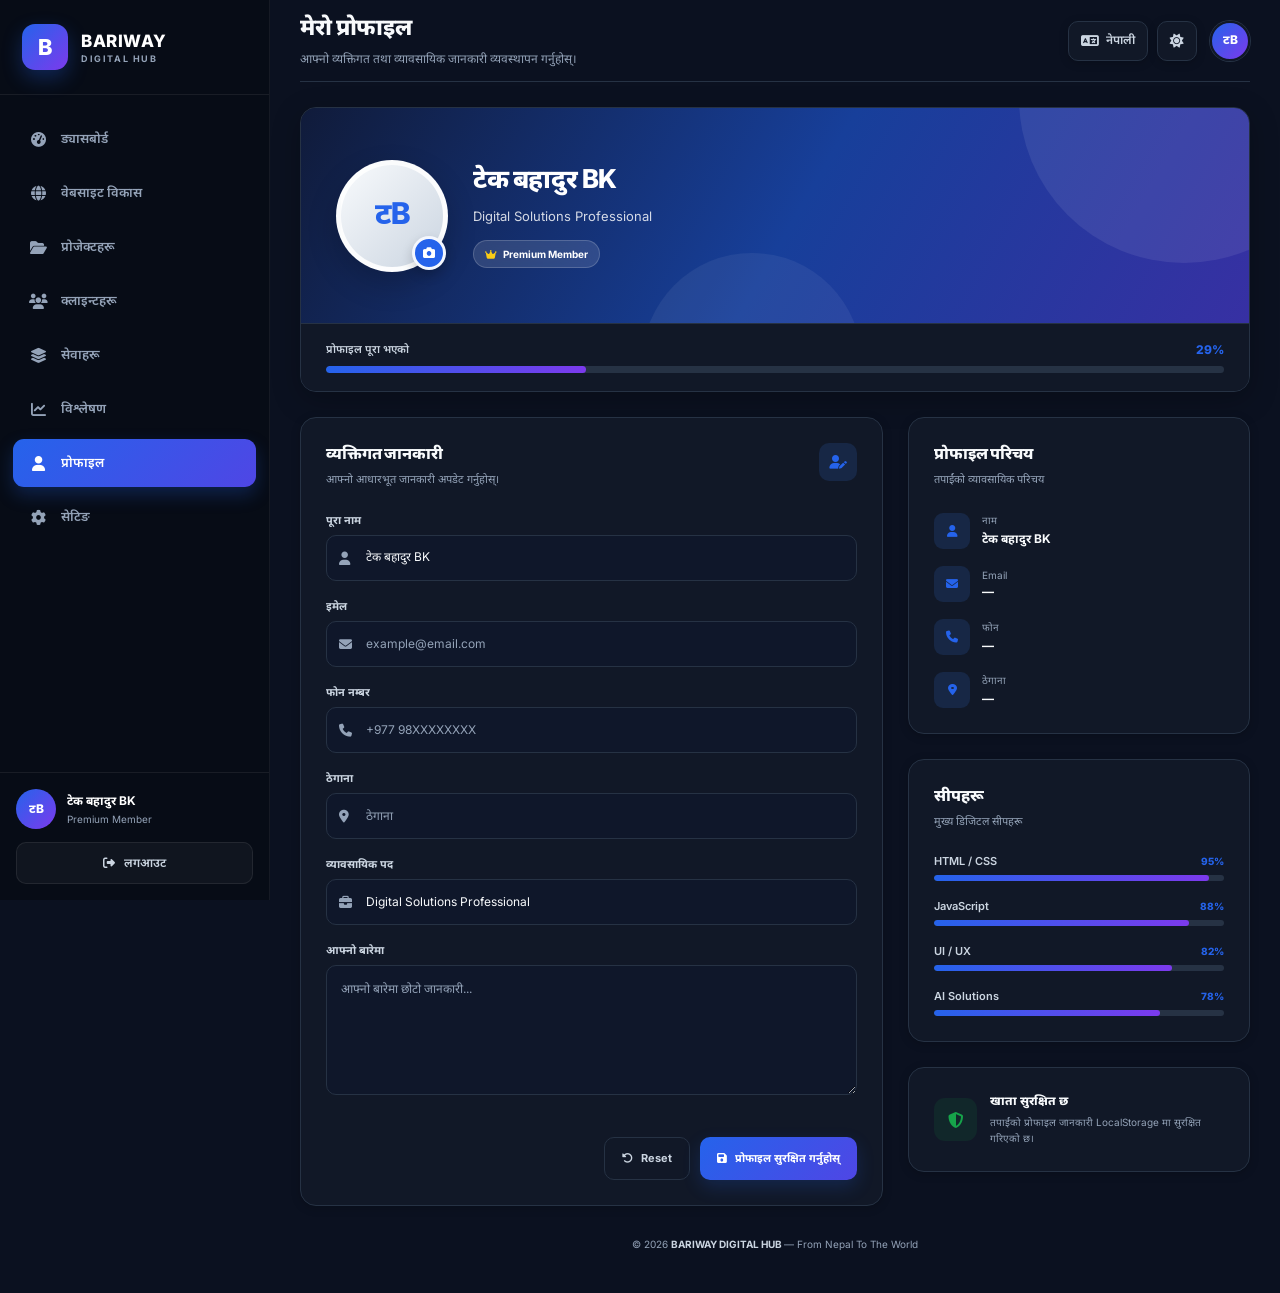
<file: profile.html>
<!DOCTYPE html>
<html lang="ne">

<head>

    <meta charset="UTF-8">

    <meta name="viewport"
          content="width=device-width, initial-scale=1.0">

    <title>BARIWAY DIGITAL HUB | Profile</title>


    <!-- =====================================================
         GOOGLE FONTS
    ====================================================== -->

    <link rel="preconnect"
          href="https://fonts.googleapis.com">

    <link rel="preconnect"
          href="https://fonts.gstatic.com"
          crossorigin>

    <link href="https://fonts.googleapis.com/css2?family=Inter:wght@400;500;600;700;800&family=Noto+Sans+Devanagari:wght@400;500;600;700;800&display=swap"
          rel="stylesheet">


    <!-- =====================================================
         FONT AWESOME
    ====================================================== -->

    <link rel="stylesheet"
          href="https://cdnjs.cloudflare.com/ajax/libs/font-awesome/6.7.2/css/all.min.css">


    <!-- =====================================================
         PROFILE CSS
    ====================================================== -->

    <link rel="stylesheet"
          href="css/profile.css">

</head>


<body>


<div class="profile-page">


    <!-- =====================================================
         SIDEBAR
    ====================================================== -->

    <aside class="sidebar">


        <!-- LOGO -->

        <div class="sidebar-logo">

            <div class="logo-box">
                B
            </div>

            <div class="logo-text">

                <h2>
                    BARIWAY
                </h2>

                <span>
                    DIGITAL HUB
                </span>

            </div>

        </div>



        <!-- NAVIGATION -->

        <nav class="sidebar-nav">


            <a href="dashboard.html">

                <i class="fa-solid fa-gauge-high"></i>

                <span
                    data-ne="ड्यासबोर्ड"
                    data-en="Dashboard">

                    ड्यासबोर्ड

                </span>

            </a>



            <a href="website.html">

                <i class="fa-solid fa-globe"></i>

                <span
                    data-ne="वेबसाइट विकास"
                    data-en="Website Development">

                    वेबसाइट विकास

                </span>

            </a>



            <a href="projects.html">

                <i class="fa-solid fa-folder-open"></i>

                <span
                    data-ne="प्रोजेक्टहरू"
                    data-en="Projects">

                    प्रोजेक्टहरू

                </span>

            </a>



            <a href="clients.html">

                <i class="fa-solid fa-users"></i>

                <span
                    data-ne="क्लाइन्टहरू"
                    data-en="Clients">

                    क्लाइन्टहरू

                </span>

            </a>



            <a href="services.html">

                <i class="fa-solid fa-layer-group"></i>

                <span
                    data-ne="सेवाहरू"
                    data-en="Services">

                    सेवाहरू

                </span>

            </a>



            <a href="analytics.html">

                <i class="fa-solid fa-chart-line"></i>

                <span
                    data-ne="विश्लेषण"
                    data-en="Analytics">

                    विश्लेषण

                </span>

            </a>



            <a href="profile.html"
               class="active">

                <i class="fa-solid fa-user"></i>

                <span
                    data-ne="प्रोफाइल"
                    data-en="Profile">

                    प्रोफाइल

                </span>

            </a>



            <a href="settings.html">

                <i class="fa-solid fa-gear"></i>

                <span
                    data-ne="सेटिङ"
                    data-en="Settings">

                    सेटिङ

                </span>

            </a>

        </nav>



        <!-- SIDEBAR USER -->

        <div class="sidebar-bottom">


            <div class="sidebar-user">

                <div class="user-avatar"
                     id="sidebarAvatar">

                    TB

                </div>


                <div class="user-details">

                    <strong id="sidebarName">

                        टेकबहादुर बिक

                    </strong>

                    <small id="sidebarRole">

                        Premium Member

                    </small>

                </div>

            </div>



            <button
                class="logout-btn"
                id="logoutBtn">

                <i class="fa-solid fa-right-from-bracket"></i>

                <span
                    data-ne="लगआउट"
                    data-en="Logout">

                    लगआउट

                </span>

            </button>

        </div>

    </aside>



    <!-- =====================================================
         MAIN CONTENT
    ====================================================== -->

    <main class="main-content">


        <!-- =================================================
             TOPBAR
        ================================================== -->

        <header class="topbar">


            <div class="page-heading">

                <h1
                    data-ne="मेरो प्रोफाइल"
                    data-en="My Profile">

                    मेरो प्रोफाइल

                </h1>

                <p
                    data-ne="आफ्नो व्यक्तिगत तथा व्यावसायिक जानकारी व्यवस्थापन गर्नुहोस्।"
                    data-en="Manage your personal and professional information.">

                    आफ्नो व्यक्तिगत तथा व्यावसायिक जानकारी व्यवस्थापन गर्नुहोस्।

                </p>

            </div>



            <div class="topbar-actions">


                <!-- LANGUAGE -->

                <button
                    class="topbar-btn"
                    id="languageBtn">

                    <i class="fa-solid fa-language"></i>

                    <span id="currentLanguage">
                        नेपाली
                    </span>

                </button>



                <!-- THEME -->

                <button
                    class="topbar-btn"
                    id="themeBtn"
                    aria-label="Toggle theme">

                    <i class="fa-solid fa-moon"></i>

                </button>



                <!-- MINI PROFILE -->

                <div class="mini-profile">

                    <div
                        class="mini-avatar"
                        id="miniAvatar">

                        TB

                    </div>

                </div>

            </div>

        </header>



        <!-- =================================================
             PROFILE HERO
        ================================================== -->

        <section class="profile-hero">


            <div class="profile-cover">


                <div class="profile-avatar-wrapper">


                    <div
                        class="profile-avatar"
                        id="profileAvatar">

                        TB

                    </div>



                    <label
                        class="avatar-upload"
                        for="profilePhoto">

                        <i class="fa-solid fa-camera"></i>

                    </label>


                    <input
                        type="file"
                        id="profilePhoto"
                        accept="image/*"
                        hidden>

                </div>



                <div class="profile-hero-info">

                    <h2 id="heroName">

                        टेकबहादुर बिक

                    </h2>

                    <p id="heroRole">

                        Digital Solutions Professional

                    </p>

                    <span class="member-badge">

                        <i class="fa-solid fa-crown"></i>

                        <span
                            data-ne="Premium Member"
                            data-en="Premium Member">

                            Premium Member

                        </span>

                    </span>

                </div>


            </div>


            <!-- PROFILE COMPLETION -->

            <div class="profile-completion">

                <div class="completion-info">

                    <span
                        data-ne="प्रोफाइल पूरा भएको"
                        data-en="Profile Completion">

                        प्रोफाइल पूरा भएको

                    </span>

                    <strong id="completionPercent">
                        0%
                    </strong>

                </div>


                <div class="completion-bar">

                    <span id="completionBar"></span>

                </div>

            </div>

        </section>



        <!-- =================================================
             CONTENT GRID
        ================================================== -->

        <section class="profile-grid">


            <!-- =================================================
                 PERSONAL INFORMATION
            ================================================== -->

            <div class="profile-card">


                <div class="card-header">

                    <div>

                        <h2
                            data-ne="व्यक्तिगत जानकारी"
                            data-en="Personal Information">

                            व्यक्तिगत जानकारी

                        </h2>

                        <p
                            data-ne="आफ्नो आधारभूत जानकारी अपडेट गर्नुहोस्।"
                            data-en="Update your basic information.">

                            आफ्नो आधारभूत जानकारी अपडेट गर्नुहोस्।

                        </p>

                    </div>


                    <i class="fa-solid fa-user-pen"></i>

                </div>



                <form id="profileForm">


                    <!-- FULL NAME -->

                    <div class="form-group">

                        <label
                            for="fullName"
                            data-ne="पूरा नाम"
                            data-en="Full Name">

                            पूरा नाम

                        </label>

                        <div class="input-wrapper">

                            <i class="fa-solid fa-user"></i>

                            <input
                                type="text"
                                id="fullName"
                                placeholder="तपाईंको नाम"
                                data-placeholder-ne="तपाईंको नाम"
                                data-placeholder-en="Your name"
                                required>

                        </div>

                    </div>



                    <!-- EMAIL -->

                    <div class="form-group">

                        <label
                            for="email"
                            data-ne="इमेल"
                            data-en="Email">

                            इमेल

                        </label>

                        <div class="input-wrapper">

                            <i class="fa-solid fa-envelope"></i>

                            <input
                                type="email"
                                id="email"
                                placeholder="example@email.com"
                                required>

                        </div>

                    </div>



                    <!-- PHONE -->

                    <div class="form-group">

                        <label
                            for="phone"
                            data-ne="फोन नम्बर"
                            data-en="Phone Number">

                            फोन नम्बर

                        </label>

                        <div class="input-wrapper">

                            <i class="fa-solid fa-phone"></i>

                            <input
                                type="tel"
                                id="phone"
                                placeholder="+977 98XXXXXXXX">

                        </div>

                    </div>



                    <!-- ADDRESS -->

                    <div class="form-group">

                        <label
                            for="address"
                            data-ne="ठेगाना"
                            data-en="Address">

                            ठेगाना

                        </label>

                        <div class="input-wrapper">

                            <i class="fa-solid fa-location-dot"></i>

                            <input
                                type="text"
                                id="address"
                                placeholder="ठेगाना"
                                data-placeholder-ne="ठेगाना"
                                data-placeholder-en="Address">

                        </div>

                    </div>



                    <!-- ROLE -->

                    <div class="form-group">

                        <label
                            for="role"
                            data-ne="व्यावसायिक पद"
                            data-en="Professional Title">

                            व्यावसायिक पद

                        </label>

                        <div class="input-wrapper">

                            <i class="fa-solid fa-briefcase"></i>

                            <input
                                type="text"
                                id="role"
                                placeholder="Digital Solutions Professional"
                                data-placeholder-ne="व्यावसायिक पद"
                                data-placeholder-en="Professional Title">

                        </div>

                    </div>



                    <!-- BIO -->

                    <div class="form-group">

                        <label
                            for="bio"
                            data-ne="आफ्नो बारेमा"
                            data-en="About Me">

                            आफ्नो बारेमा

                        </label>

                        <textarea
                            id="bio"
                            rows="5"
                            placeholder="आफ्नो बारेमा छोटो जानकारी..."
                            data-placeholder-ne="आफ्नो बारेमा छोटो जानकारी..."
                            data-placeholder-en="Write something about yourself..."></textarea>

                    </div>



                    <!-- ACTIONS -->

                    <div class="form-actions">

                        <button
                            type="button"
                            class="reset-btn"
                            id="resetProfile">

                            <i class="fa-solid fa-rotate-left"></i>

                            <span
                                data-ne="Reset"
                                data-en="Reset">

                                Reset

                            </span>

                        </button>


                        <button
                            type="submit"
                            class="save-btn">

                            <i class="fa-solid fa-floppy-disk"></i>

                            <span
                                data-ne="प्रोफाइल सुरक्षित गर्नुहोस्"
                                data-en="Save Profile">

                                प्रोफाइल सुरक्षित गर्नुहोस्

                            </span>

                        </button>

                    </div>

                </form>

            </div>



            <!-- =================================================
                 PROFILE OVERVIEW
            ================================================== -->

            <div class="profile-side">


                <!-- ABOUT CARD -->

                <div class="profile-card about-card">

                    <div class="card-header">

                        <div>

                            <h2
                                data-ne="प्रोफाइल परिचय"
                                data-en="Profile Overview">

                                प्रोफाइल परिचय

                            </h2>

                            <p
                                data-ne="तपाईंको व्यावसायिक परिचय"
                                data-en="Your professional overview">

                                तपाईंको व्यावसायिक परिचय

                            </p>

                        </div>

                    </div>


                    <div class="about-content">

                        <div class="about-item">

                            <i class="fa-solid fa-user"></i>

                            <div>

                                <span
                                    data-ne="नाम"
                                    data-en="Name">

                                    नाम

                                </span>

                                <strong id="overviewName">
                                    —
                                </strong>

                            </div>

                        </div>



                        <div class="about-item">

                            <i class="fa-solid fa-envelope"></i>

                            <div>

                                <span>
                                    Email
                                </span>

                                <strong id="overviewEmail">
                                    —
                                </strong>

                            </div>

                        </div>



                        <div class="about-item">

                            <i class="fa-solid fa-phone"></i>

                            <div>

                                <span
                                    data-ne="फोन"
                                    data-en="Phone">

                                    फोन

                                </span>

                                <strong id="overviewPhone">
                                    —
                                </strong>

                            </div>

                        </div>



                        <div class="about-item">

                            <i class="fa-solid fa-location-dot"></i>

                            <div>

                                <span
                                    data-ne="ठेगाना"
                                    data-en="Address">

                                    ठेगाना

                                </span>

                                <strong id="overviewAddress">
                                    —
                                </strong>

                            </div>

                        </div>

                    </div>

                </div>



                <!-- SKILLS CARD -->

                <div class="profile-card">

                    <div class="card-header">

                        <div>

                            <h2
                                data-ne="सीपहरू"
                                data-en="Skills">

                                सीपहरू

                            </h2>

                            <p
                                data-ne="मुख्य डिजिटल सीपहरू"
                                data-en="Key digital skills">

                                मुख्य डिजिटल सीपहरू

                            </p>

                        </div>

                    </div>


                    <div class="skill-list">


                        <div class="skill-item">

                            <div class="skill-top">

                                <span>
                                    HTML / CSS
                                </span>

                                <b>
                                    95%
                                </b>

                            </div>

                            <div class="skill-bar">

                                <span
                                    style="width:95%">
                                </span>

                            </div>

                        </div>



                        <div class="skill-item">

                            <div class="skill-top">

                                <span>
                                    JavaScript
                                </span>

                                <b>
                                    88%
                                </b>

                            </div>

                            <div class="skill-bar">

                                <span
                                    style="width:88%">
                                </span>

                            </div>

                        </div>



                        <div class="skill-item">

                            <div class="skill-top">

                                <span>
                                    UI / UX
                                </span>

                                <b>
                                    82%
                                </b>

                            </div>

                            <div class="skill-bar">

                                <span
                                    style="width:82%">
                                </span>

                            </div>

                        </div>



                        <div class="skill-item">

                            <div class="skill-top">

                                <span>
                                    AI Solutions
                                </span>

                                <b>
                                    78%
                                </b>

                            </div>

                            <div class="skill-bar">

                                <span
                                    style="width:78%">
                                </span>

                            </div>

                        </div>

                    </div>

                </div>



                <!-- ACCOUNT STATUS -->

                <div class="profile-card account-card">

                    <div class="account-icon">

                        <i class="fa-solid fa-shield-halved"></i>

                    </div>

                    <div>

                        <strong
                            data-ne="खाता सुरक्षित छ"
                            data-en="Account is secure">

                            खाता सुरक्षित छ

                        </strong>

                        <span
                            data-ne="तपाईंको प्रोफाइल जानकारी LocalStorage मा सुरक्षित गरिएको छ।"
                            data-en="Your profile information is stored locally.">

                            तपाईंको प्रोफाइल जानकारी LocalStorage मा सुरक्षित गरिएको छ।

                        </span>

                    </div>

                </div>

            </div>

        </section>



        <!-- =================================================
             FOOTER
        ================================================== -->

        <footer>

            © 2026

            <strong>
                BARIWAY DIGITAL HUB
            </strong>

            —

            <span
                data-ne="From Nepal To The World"
                data-en="From Nepal To The World">

                From Nepal To The World

            </span>

        </footer>

    </main>

</div>



<!-- =====================================================
     PROFILE JS
====================================================== -->

<script src="js/profile.js"></script>

</body>

</html>
</file>
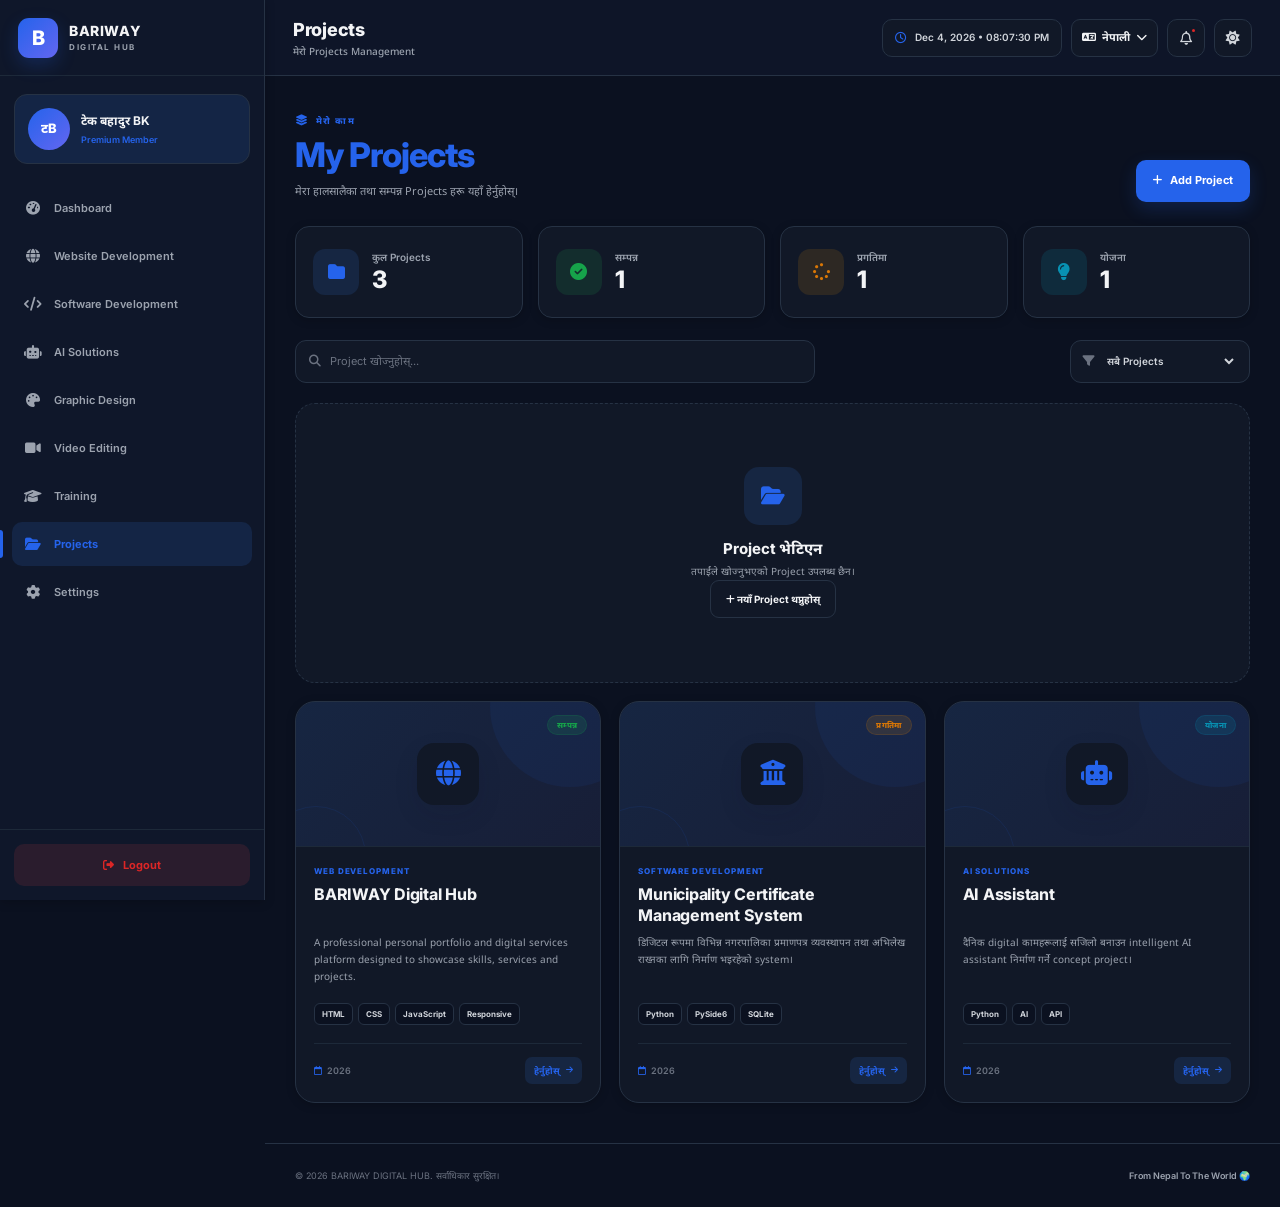
<file: projects.html>
<!DOCTYPE html>
<html lang="ne">

<head>
    <meta charset="UTF-8">
    <meta name="viewport" content="width=device-width, initial-scale=1.0">

    <meta name="theme-color" content="#0f172a">
    <meta name="description"
        content="BARIWAY DIGITAL HUB Projects Management">

    <title>BARIWAY DIGITAL HUB | Projects</title>

    <!-- =====================================================
         GOOGLE FONTS
    ====================================================== -->
    <link rel="preconnect" href="https://fonts.googleapis.com">
    <link rel="preconnect" href="https://fonts.gstatic.com" crossorigin>

    <link
        href="https://fonts.googleapis.com/css2?family=Inter:wght@400;500;600;700;800&family=Noto+Sans+Devanagari:wght@400;500;600;700;800&display=swap"
        rel="stylesheet">

    <!-- =====================================================
         FONT AWESOME
    ====================================================== -->
    <link
        rel="stylesheet"
        href="https://cdnjs.cloudflare.com/ajax/libs/font-awesome/6.7.2/css/all.min.css">

    <!-- =====================================================
         PROJECT CSS
    ====================================================== -->
    <link rel="stylesheet" href="css/project.css">
</head>


<body>

    <!-- =====================================================
         PAGE WRAPPER
    ====================================================== -->
    <div class="page-wrapper">


        <!-- =================================================
             SIDEBAR
        ================================================== -->
        <aside class="sidebar" id="sidebar">

            <!-- Sidebar Header -->
            <div class="sidebar-header">

                <a href="dashboard.html" class="brand">

                    <span class="brand-icon">
                        B
                    </span>

                    <span class="brand-text">
                        <strong>BARIWAY</strong>
                        <small>DIGITAL HUB</small>
                    </span>

                </a>

                <button
                    type="button"
                    class="sidebar-close"
                    id="sidebarClose"
                    aria-label="Close menu">

                    <i class="fa-solid fa-xmark"></i>

                </button>

            </div>


            <!-- =================================================
                 SIDEBAR PROFILE
            ================================================== -->
            <div class="sidebar-profile">

                <div
                    class="profile-avatar"
                    id="sidebarAvatar">

                    TB

                </div>

                <div class="profile-info">

                    <strong id="sidebarName">
                        टेक बहादुर BK
                    </strong>

                    <span id="sidebarRole">
                        Premium Member
                    </span>

                </div>

            </div>


            <!-- =================================================
                 SIDEBAR NAVIGATION
            ================================================== -->
            <nav
                class="sidebar-nav"
                aria-label="Main Navigation">


                <a
                    href="dashboard.html"
                    class="nav-item">

                    <i class="fa-solid fa-gauge-high"></i>

                    <span
                        data-ne="Dashboard"
                        data-en="Dashboard">
                        Dashboard
                    </span>

                </a>


                <a
                    href="website.html"
                    class="nav-item">

                    <i class="fa-solid fa-globe"></i>

                    <span
                        data-ne="Website Development"
                        data-en="Website Development">
                        Website Development
                    </span>

                </a>


                <a
                    href="#"
                    class="nav-item">

                    <i class="fa-solid fa-code"></i>

                    <span
                        data-ne="Software Development"
                        data-en="Software Development">
                        Software Development
                    </span>

                </a>


                <a
                    href="#"
                    class="nav-item">

                    <i class="fa-solid fa-robot"></i>

                    <span
                        data-ne="AI Solutions"
                        data-en="AI Solutions">
                        AI Solutions
                    </span>

                </a>


                <a
                    href="#"
                    class="nav-item">

                    <i class="fa-solid fa-palette"></i>

                    <span
                        data-ne="Graphic Design"
                        data-en="Graphic Design">
                        Graphic Design
                    </span>

                </a>


                <a
                    href="#"
                    class="nav-item">

                    <i class="fa-solid fa-video"></i>

                    <span
                        data-ne="Video Editing"
                        data-en="Video Editing">
                        Video Editing
                    </span>

                </a>


                <a
                    href="#"
                    class="nav-item">

                    <i class="fa-solid fa-graduation-cap"></i>

                    <span
                        data-ne="Training"
                        data-en="Training">
                        Training
                    </span>

                </a>


                <a
                    href="projects.html"
                    class="nav-item active">

                    <i class="fa-solid fa-folder-open"></i>

                    <span
                        data-ne="Projects"
                        data-en="Projects">
                        Projects
                    </span>

                </a>


                <a
                    href="settings.html"
                    class="nav-item">

                    <i class="fa-solid fa-gear"></i>

                    <span
                        data-ne="Settings"
                        data-en="Settings">
                        Settings
                    </span>

                </a>

            </nav>


            <!-- =================================================
                 SIDEBAR FOOTER
            ================================================== -->
            <div class="sidebar-footer">

                <button
                    type="button"
                    class="logout-btn"
                    id="logoutBtn">

                    <i class="fa-solid fa-right-from-bracket"></i>

                    <span
                        data-ne="Logout"
                        data-en="Logout">
                        Logout
                    </span>

                </button>

            </div>

        </aside>


        <!-- =================================================
             MAIN CONTENT
        ================================================== -->
        <main class="main-content">


            <!-- =================================================
                 TOPBAR
            ================================================== -->
            <header class="topbar">


                <div class="topbar-left">

                    <button
                        type="button"
                        class="menu-toggle"
                        id="menuToggle"
                        aria-label="Open menu">

                        <i class="fa-solid fa-bars"></i>

                    </button>


                    <div class="page-title">

                        <span
                            data-ne="Projects"
                            data-en="Projects">
                            Projects
                        </span>

                        <small
                            data-ne="मेरो Projects Management"
                            data-en="My Projects Management">
                            मेरो Projects Management
                        </small>

                    </div>

                </div>


                <!-- Topbar Actions -->
                <div class="topbar-actions">


                    <!-- Date & Time -->
                    <div
                        class="datetime"
                        id="datetime"
                        aria-label="Date and time">

                        <i class="fa-regular fa-clock"></i>

                        <span>
                            Loading...
                        </span>

                    </div>


                    <!-- Language -->
                    <div class="language-wrapper">

                        <button
                            type="button"
                            class="language-btn"
                            id="languageToggle"
                            aria-label="Change language">

                            <i class="fa-solid fa-language"></i>

                            <span id="currentLanguage">
                                नेपाली
                            </span>

                            <i class="fa-solid fa-chevron-down"></i>

                        </button>


                        <div
                            class="language-menu"
                            id="languageMenu">

                            <button
                                type="button"
                                data-language="ne">

                                🇳🇵 नेपाली

                            </button>

                            <button
                                type="button"
                                data-language="en">

                                🇬🇧 English

                            </button>

                        </div>

                    </div>


                    <!-- Notification -->
                    <button
                        type="button"
                        class="icon-btn notification-btn"
                        id="notificationBtn"
                        aria-label="Notifications">

                        <i class="fa-regular fa-bell"></i>

                        <span
                            class="notification-dot"
                            id="notificationDot">
                        </span>

                    </button>


                    <!-- Theme -->
                    <button
                        type="button"
                        class="icon-btn"
                        id="themeToggle"
                        aria-label="Toggle theme"
                        aria-pressed="false">

                        <i class="fa-solid fa-moon"></i>

                    </button>

                </div>

            </header>


            <!-- =================================================
                 PAGE CONTENT
            ================================================== -->
            <section class="content">


                <!-- =================================================
                     PROJECT HEADER
                ================================================== -->
                <div class="projects-header">


                    <div class="projects-heading">

                        <span class="section-label">

                            <i class="fa-solid fa-layer-group"></i>

                            <span
                                data-ne="मेरो काम"
                                data-en="MY WORK">
                                मेरो काम
                            </span>

                        </span>


                        <h1>

                            <span
                                data-ne="My"
                                data-en="My">
                                My
                            </span>

                            <span
                                class="heading-highlight"
                                data-ne="Projects"
                                data-en="Projects">
                                Projects
                            </span>

                        </h1>


                        <p
                            data-ne="मेरा हालसालैका तथा सम्पन्न Projects हरू यहाँ हेर्नुहोस्।"
                            data-en="View and manage your recent and completed projects here.">
                            मेरा हालसालैका तथा सम्पन्न Projects हरू यहाँ हेर्नुहोस्।
                        </p>

                    </div>


                    <!-- Add Project -->
                    <button
                        type="button"
                        class="primary-btn"
                        id="addProjectBtn">

                        <i class="fa-solid fa-plus"></i>

                        <span
                            data-ne="Add Project"
                            data-en="Add Project">
                            Add Project
                        </span>

                    </button>

                </div>


                <!-- =================================================
                     PROJECT STATISTICS
                ================================================== -->
                <div class="project-stats">


                    <!-- Total -->
                    <div class="stat-card">

                        <div class="stat-icon">
                            <i class="fa-solid fa-folder"></i>
                        </div>

                        <div class="stat-info">

                            <span
                                data-ne="कुल Projects"
                                data-en="Total Projects">
                                कुल Projects
                            </span>

                            <strong id="totalProjects">
                                0
                            </strong>

                        </div>

                    </div>


                    <!-- Completed -->
                    <div class="stat-card">

                        <div class="stat-icon">
                            <i class="fa-solid fa-circle-check"></i>
                        </div>

                        <div class="stat-info">

                            <span
                                data-ne="सम्पन्न"
                                data-en="Completed">
                                सम्पन्न
                            </span>

                            <strong id="completedProjects">
                                0
                            </strong>

                        </div>

                    </div>


                    <!-- Progress -->
                    <div class="stat-card">

                        <div class="stat-icon">
                            <i class="fa-solid fa-spinner"></i>
                        </div>

                        <div class="stat-info">

                            <span
                                data-ne="प्रगतिमा"
                                data-en="In Progress">
                                प्रगतिमा
                            </span>

                            <strong id="progressProjects">
                                0
                            </strong>

                        </div>

                    </div>


                    <!-- Planning -->
                    <div class="stat-card">

                        <div class="stat-icon">
                            <i class="fa-solid fa-lightbulb"></i>
                        </div>

                        <div class="stat-info">

                            <span
                                data-ne="योजना"
                                data-en="Planning">
                                योजना
                            </span>

                            <strong id="planningProjects">
                                0
                            </strong>

                        </div>

                    </div>

                </div>


                <!-- =================================================
                     PROJECT TOOLBAR
                ================================================== -->
                <div class="project-toolbar">


                    <!-- Search -->
                    <div class="search-box">

                        <i class="fa-solid fa-magnifying-glass"></i>

                        <input
                            type="search"
                            id="projectSearch"
                            autocomplete="off"
                            data-placeholder-ne="Project खोज्नुहोस्..."
                            data-placeholder-en="Search projects..."
                            placeholder="Project खोज्नुहोस्..."
                            aria-label="Search projects">

                    </div>


                    <!-- Filter -->
                    <div class="filter-box">

                        <i class="fa-solid fa-filter"></i>

                        <select
                            id="projectFilter"
                            aria-label="Filter projects">

                            <option
                                value="all"
                                data-ne="सबै Projects"
                                data-en="All Projects">
                                सबै Projects
                            </option>

                            <option
                                value="completed"
                                data-ne="सम्पन्न"
                                data-en="Completed">
                                सम्पन्न
                            </option>

                            <option
                                value="progress"
                                data-ne="प्रगतिमा"
                                data-en="In Progress">
                                प्रगतिमा
                            </option>

                            <option
                                value="planning"
                                data-ne="योजना"
                                data-en="Planning">
                                योजना
                            </option>

                        </select>

                    </div>

                </div>


                <!-- =================================================
                     PROJECT GRID
                ================================================== -->
                <div
                    class="projects-grid"
                    id="projectsGrid">


                    <!-- JavaScript dynamically renders projects -->


                    <!-- Empty State -->
                    <div
                        class="empty-state"
                        id="emptyState"
                        hidden>

                        <div class="empty-icon">

                            <i class="fa-solid fa-folder-open"></i>

                        </div>

                        <h3
                            data-ne="Project भेटिएन"
                            data-en="No Projects Found">
                            Project भेटिएन
                        </h3>

                        <p
                            data-ne="तपाईंले खोज्नुभएको Project उपलब्ध छैन।"
                            data-en="No project matches your search or filter.">
                            तपाईंले खोज्नुभएको Project उपलब्ध छैन।
                        </p>

                        <button
                            type="button"
                            class="secondary-btn"
                            id="emptyAddProjectBtn">

                            <i class="fa-solid fa-plus"></i>

                            <span
                                data-ne="नयाँ Project थप्नुहोस्"
                                data-en="Add New Project">
                                नयाँ Project थप्नुहोस्
                            </span>

                        </button>

                    </div>

                </div>

            </section>


            <!-- =================================================
                 FOOTER
            ================================================== -->
            <footer class="footer">

                <p>
                    ©
                    <span id="currentYear">
                        2026
                    </span>

                    BARIWAY DIGITAL HUB.
                    <span
                        data-ne="सर्वाधिकार सुरक्षित।"
                        data-en="All Rights Reserved.">
                        सर्वाधिकार सुरक्षित।
                    </span>
                </p>

                <span>
                    From Nepal To The World 🌍
                </span>

            </footer>

        </main>

    </div>


    <!-- =====================================================
         SIDEBAR OVERLAY
    ====================================================== -->
    <div
        class="sidebar-overlay"
        id="sidebarOverlay"
        aria-hidden="true">
    </div>


    <!-- =====================================================
         PROJECT FORM MODAL
    ====================================================== -->
    <div
        class="modal project-form-modal"
        id="projectFormModal"
        aria-hidden="true"
        role="dialog"
        aria-modal="true"
        aria-labelledby="projectFormTitle">

        <div class="modal-overlay"></div>


        <div class="modal-content">


            <!-- Modal Header -->
            <div class="modal-header">

                <div>

                    <span class="modal-label">

                        <i class="fa-solid fa-folder-plus"></i>

                        <span
                            data-ne="Project Management"
                            data-en="Project Management">
                            Project Management
                        </span>

                    </span>

                    <h2 id="projectFormTitle">

                        Add Project

                    </h2>

                </div>


                <button
                    type="button"
                    class="modal-close"
                    id="projectFormClose"
                    aria-label="Close">

                    <i class="fa-solid fa-xmark"></i>

                </button>

            </div>


            <!-- Project Form -->
            <form
                id="projectForm"
                novalidate>


                <!-- Project Name -->
                <div class="form-group">

                    <label for="projectTitle">

                        <i class="fa-solid fa-heading"></i>

                        <span
                            data-ne="Project Name"
                            data-en="Project Name">
                            Project Name
                        </span>

                    </label>

                    <input
                        type="text"
                        id="projectTitle"
                        name="title"
                        maxlength="120"
                        autocomplete="off"
                        placeholder="Project को नाम लेख्नुहोस्..."
                        required>

                </div>


                <!-- Category + Status -->
                <div class="form-row">


                    <div class="form-group">

                        <label for="projectCategory">

                            <i class="fa-solid fa-layer-group"></i>

                            <span
                                data-ne="Category"
                                data-en="Category">
                                Category
                            </span>

                        </label>

                        <select
                            id="projectCategory"
                            name="category"
                            required>

                            <option
                                value="web">
                                Web Development
                            </option>

                            <option
                                value="software">
                                Software Development
                            </option>

                            <option
                                value="ai">
                                AI Solutions
                            </option>

                            <option
                                value="design">
                                Graphic Design
                            </option>

                            <option
                                value="video">
                                Video Editing
                            </option>

                            <option
                                value="training">
                                Training
                            </option>

                        </select>

                    </div>


                    <div class="form-group">

                        <label for="projectStatus">

                            <i class="fa-solid fa-chart-simple"></i>

                            <span
                                data-ne="Status"
                                data-en="Status">
                                Status
                            </span>

                        </label>

                        <select
                            id="projectStatus"
                            name="status"
                            required>

                            <option
                                value="completed">
                                Completed
                            </option>

                            <option
                                value="progress">
                                In Progress
                            </option>

                            <option
                                value="planning"
                                selected>
                                Planning
                            </option>

                        </select>

                    </div>

                </div>


                <!-- Description -->
                <div class="form-group">

                    <label for="projectDescription">

                        <i class="fa-solid fa-align-left"></i>

                        <span
                            data-ne="Description"
                            data-en="Description">
                            Description
                        </span>

                    </label>

                    <textarea
                        id="projectDescription"
                        name="description"
                        rows="4"
                        maxlength="1000"
                        placeholder="Project को विवरण लेख्नुहोस्..."
                        required></textarea>

                </div>


                <!-- Technologies -->
                <div class="form-group">

                    <label for="projectTechnologies">

                        <i class="fa-solid fa-code"></i>

                        <span
                            data-ne="Technologies"
                            data-en="Technologies">
                            Technologies
                        </span>

                    </label>

                    <input
                        type="text"
                        id="projectTechnologies"
                        name="technologies"
                        maxlength="300"
                        placeholder="HTML, CSS, JavaScript">

                    <small
                        class="form-help"
                        data-ne="Technology हरू comma (,) ले छुट्याउनुहोस्।"
                        data-en="Separate technologies with commas.">
                        Technology हरू comma (,) ले छुट्याउनुहोस्।
                    </small>

                </div>


                <!-- Year -->
                <div class="form-group">

                    <label for="projectYear">

                        <i class="fa-regular fa-calendar"></i>

                        <span
                            data-ne="Year"
                            data-en="Year">
                            Year
                        </span>

                    </label>

                    <input
                        type="number"
                        id="projectYear"
                        name="year"
                        min="2000"
                        max="2100"
                        value="2026"
                        required>

                </div>


                <!-- Form Actions -->
                <div class="modal-actions">

                    <button
                        type="button"
                        class="secondary-btn"
                        id="projectFormCancel">

                        <i class="fa-solid fa-xmark"></i>

                        <span
                            data-ne="Cancel"
                            data-en="Cancel">
                            Cancel
                        </span>

                    </button>


                    <button
                        type="submit"
                        class="primary-btn"
                        id="projectFormSubmit">

                        <i class="fa-solid fa-plus"></i>

                        <span
                            data-ne="Add Project"
                            data-en="Add Project">
                            Add Project
                        </span>

                    </button>

                </div>

            </form>

        </div>

    </div>


    <!-- =====================================================
         PROJECT DETAILS MODAL
    ====================================================== -->
    <div
        class="modal"
        id="projectModal"
        aria-hidden="true"
        role="dialog"
        aria-modal="true"
        aria-labelledby="modalTitle">

        <div class="modal-overlay"></div>


        <div class="modal-content details-modal">


            <!-- Close -->
            <button
                type="button"
                class="modal-close"
                id="modalClose"
                aria-label="Close">

                <i class="fa-solid fa-xmark"></i>

            </button>


            <!-- Icon -->
            <div
                class="modal-icon"
                id="modalIcon">

                <i class="fa-solid fa-folder-open"></i>

            </div>


            <!-- Category -->
            <span
                class="modal-category"
                id="modalCategory">
                Project
            </span>


            <!-- Title -->
            <h2 id="modalTitle">
                Project
            </h2>


            <!-- Description -->
            <p id="modalDescription">
                Project details.
            </p>


            <!-- Status -->
            <div
                class="modal-detail-row"
                id="modalStatusRow">

                <span>
                    Status
                </span>

                <strong id="modalStatus">
                    Planning
                </strong>

            </div>


            <!-- Year -->
            <div
                class="modal-detail-row"
                id="modalYearRow">

                <span>
                    Year
                </span>

                <strong id="modalYear">
                    2026
                </strong>

            </div>


            <!-- Technologies -->
            <div class="modal-technologies">

                <span>
                    Technologies
                </span>

                <div
                    class="modal-tech-list"
                    id="modalTechnologies">
                </div>

            </div>


            <!-- Actions -->
            <div class="modal-actions">


                <button
                    type="button"
                    class="danger-btn"
                    id="modalDeleteBtn">

                    <i class="fa-solid fa-trash"></i>

                    <span
                        data-ne="Delete"
                        data-en="Delete">
                        Delete
                    </span>

                </button>


                <button
                    type="button"
                    class="secondary-btn"
                    id="modalEditBtn">

                    <i class="fa-solid fa-pen"></i>

                    <span
                        data-ne="Edit"
                        data-en="Edit">
                        Edit
                    </span>

                </button>


                <button
                    type="button"
                    class="primary-btn"
                    id="modalCloseBtn">

                    <i class="fa-solid fa-xmark"></i>

                    <span
                        data-ne="Close"
                        data-en="Close">
                        Close
                    </span>

                </button>

            </div>

        </div>

    </div>


    <!-- =====================================================
         NOTIFICATION PANEL
    ====================================================== -->
    <div
        class="notification-panel"
        id="notificationPanel"
        aria-hidden="true">

        <div class="notification-header">

            <div>

                <strong
                    data-ne="Notifications"
                    data-en="Notifications">
                    Notifications
                </strong>

                <small
                    id="notificationCount">
                    0
                </small>

            </div>

            <button
                type="button"
                id="notificationClose"
                aria-label="Close notifications">

                <i class="fa-solid fa-xmark"></i>

            </button>

        </div>


        <div
            class="notification-list"
            id="notificationList">

            <!-- JavaScript renders notifications -->

        </div>


        <div class="notification-footer">

            <button
                type="button"
                id="markNotificationsRead">

                <i class="fa-solid fa-check-double"></i>

                <span
                    data-ne="सबैलाई Read गर्नुहोस्"
                    data-en="Mark all as read">
                    सबैलाई Read गर्नुहोस्
                </span>

            </button>

        </div>

    </div>


    <!-- =====================================================
         GLOBAL JAVASCRIPT
    ====================================================== -->
    <script src="js/project.js"></script>

</body>

</html>
</file>
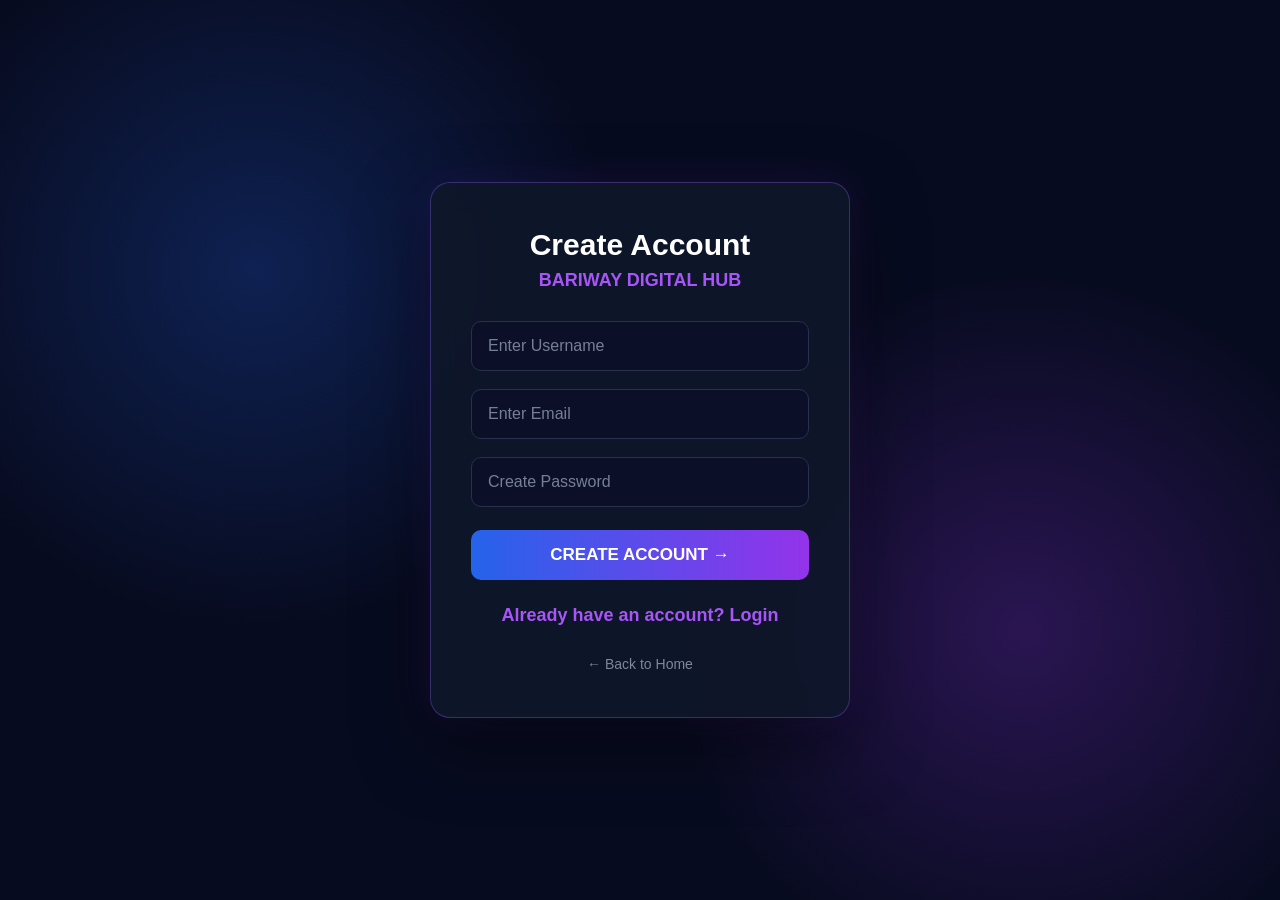
<file: register.html>
<!DOCTYPE html>
<html lang="en">

<head>

    <meta charset="UTF-8">

    <meta name="viewport"
          content="width=device-width, initial-scale=1.0">

    <title>Register | BARIWAY DIGITAL HUB</title>

    <link rel="stylesheet" href="css/register.css">

</head>

<body>

<div class="register-container">

    <div class="register-card">

        <h1>Create Account</h1>

        <p>BARIWAY DIGITAL HUB</p>


        <form id="registerForm">

            <input
                type="text"
                id="regUsername"
                placeholder="Enter Username"
                required
            >


            <input
                type="email"
                id="regEmail"
                placeholder="Enter Email"
                required
            >


            <input
                type="password"
                id="regPassword"
                placeholder="Create Password"
                required
            >


            <button type="submit">
                CREATE ACCOUNT →
            </button>

        </form>


        <p class="login-link">

            Already have an account?

            <a href="login.html">
                Login
            </a>

        </p>


        <a href="index.html" class="back-home">
            ← Back to Home
        </a>

    </div>

</div>


<script src="js/register.js"></script>

</body>

</html>
</file>
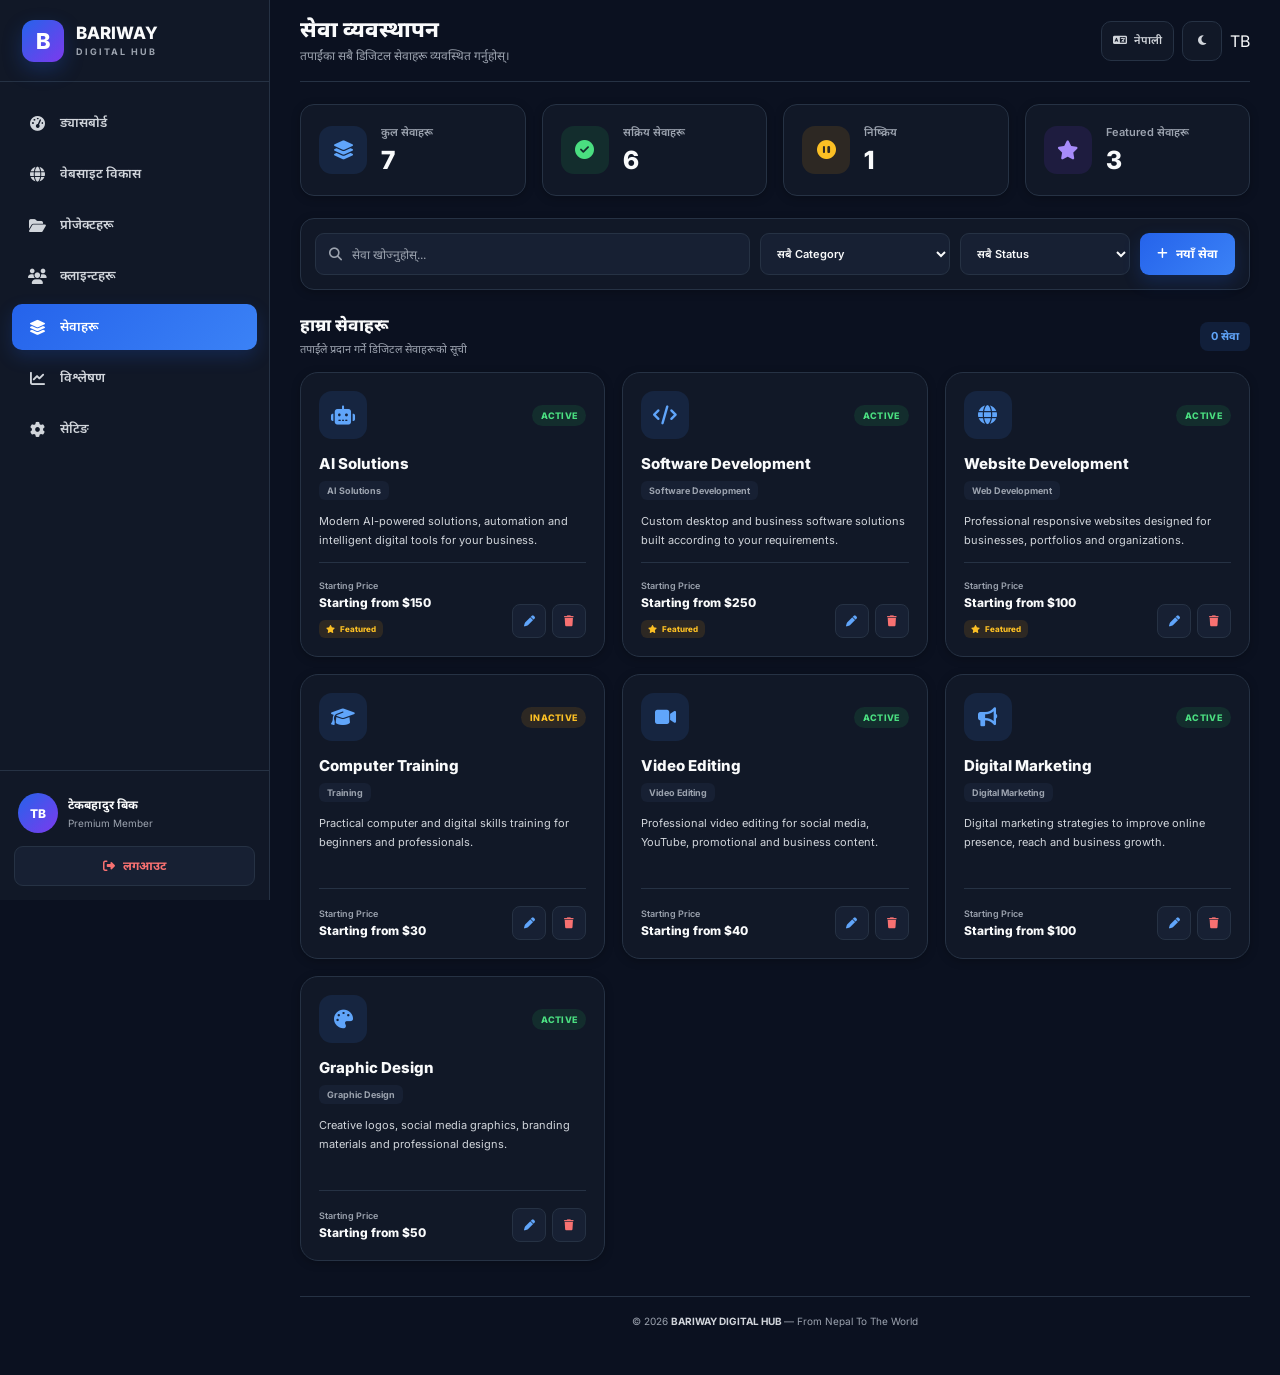
<file: services.html>
<!DOCTYPE html>
<html lang="ne">

<head>

    <meta charset="UTF-8">

    <meta name="viewport"
          content="width=device-width, initial-scale=1.0">

    <title>BARIWAY DIGITAL HUB | Services</title>

    <!-- =====================================================
         GOOGLE FONTS
    ====================================================== -->

    <link rel="preconnect"
          href="https://fonts.googleapis.com">

    <link rel="preconnect"
          href="https://fonts.gstatic.com"
          crossorigin>

    <link
        href="https://fonts.googleapis.com/css2?family=Inter:wght@400;500;600;700;800&family=Noto+Sans+Devanagari:wght@400;500;600;700;800&display=swap"
        rel="stylesheet">


    <!-- =====================================================
         FONT AWESOME
    ====================================================== -->

    <link
        rel="stylesheet"
        href="https://cdnjs.cloudflare.com/ajax/libs/font-awesome/6.7.2/css/all.min.css">


    <!-- =====================================================
         SERVICES CSS
    ====================================================== -->

    <link rel="stylesheet"
          href="css/services.css">

</head>


<body>

<div class="services-page">


    <!-- =====================================================
         SIDEBAR
    ====================================================== -->

    <aside class="sidebar">


        <!-- Logo -->

        <div class="sidebar-logo">

            <div class="logo-box">
                B
            </div>

            <div>

                <h2>BARIWAY</h2>

                <span>
                    DIGITAL HUB
                </span>

            </div>

        </div>



        <!-- Navigation -->

        <nav class="sidebar-nav">


            <a href="dashboard.html">

                <i class="fa-solid fa-gauge-high"></i>

                <span
                    data-ne="ड्यासबोर्ड"
                    data-en="Dashboard">

                    ड्यासबोर्ड

                </span>

            </a>


            <a href="website.html">

                <i class="fa-solid fa-globe"></i>

                <span
                    data-ne="वेबसाइट विकास"
                    data-en="Website Development">

                    वेबसाइट विकास

                </span>

            </a>


            <a href="projects.html">

                <i class="fa-solid fa-folder-open"></i>

                <span
                    data-ne="प्रोजेक्टहरू"
                    data-en="Projects">

                    प्रोजेक्टहरू

                </span>

            </a>


            <a href="clients.html">

                <i class="fa-solid fa-users"></i>

                <span
                    data-ne="क्लाइन्टहरू"
                    data-en="Clients">

                    क्लाइन्टहरू

                </span>

            </a>


            <a href="services.html"
               class="active">

                <i class="fa-solid fa-layer-group"></i>

                <span
                    data-ne="सेवाहरू"
                    data-en="Services">

                    सेवाहरू

                </span>

            </a>


            <a href="analytics.html">

                <i class="fa-solid fa-chart-line"></i>

                <span
                    data-ne="विश्लेषण"
                    data-en="Analytics">

                    विश्लेषण

                </span>

            </a>


            <a href="settings.html">

                <i class="fa-solid fa-gear"></i>

                <span
                    data-ne="सेटिङ"
                    data-en="Settings">

                    सेटिङ

                </span>

            </a>

        </nav>



        <!-- Sidebar User -->

        <div class="sidebar-bottom">


            <div class="sidebar-user">

                <div class="user-avatar">
                    TB
                </div>

                <div>

                    <strong>
                        टेकबहादुर बिक
                    </strong>

                    <small>
                        Premium Member
                    </small>

                </div>

            </div>


            <button
                class="logout-btn"
                id="logoutBtn">

                <i class="fa-solid fa-right-from-bracket"></i>

                <span
                    data-ne="लगआउट"
                    data-en="Logout">

                    लगआउट

                </span>

            </button>

        </div>

    </aside>



    <!-- =====================================================
         MAIN CONTENT
    ====================================================== -->

    <main class="main-content">


        <!-- =================================================
             TOPBAR
        ================================================== -->

        <header class="topbar">


            <div class="page-heading">

                <h1
                    data-ne="सेवा व्यवस्थापन"
                    data-en="Service Management">

                    सेवा व्यवस्थापन

                </h1>

                <p
                    data-ne="तपाईंका सबै डिजिटल सेवाहरू व्यवस्थित गर्नुहोस्।"
                    data-en="Manage all your digital services in one place.">

                    तपाईंका सबै डिजिटल सेवाहरू व्यवस्थित गर्नुहोस्।

                </p>

            </div>



            <div class="topbar-actions">


                <!-- Language -->

                <button
                    class="topbar-btn"
                    id="languageBtn"
                    type="button">

                    <i class="fa-solid fa-language"></i>

                    <span id="currentLanguage">
                        नेपाली
                    </span>

                </button>


                <!-- Theme -->

                <button
                    class="topbar-btn"
                    id="themeBtn"
                    type="button"
                    aria-label="Toggle theme">

                    <i class="fa-solid fa-moon"></i>

                </button>


                <!-- Profile -->

                <div class="mini-profile">

                    <div class="mini-avatar">
                        TB
                    </div>

                </div>

            </div>

        </header>



        <!-- =================================================
             SERVICE STATISTICS
        ================================================== -->

        <section class="service-stats">


            <!-- Total -->

            <div class="stat-card">

                <div class="stat-icon">

                    <i class="fa-solid fa-layer-group"></i>

                </div>

                <div>

                    <span
                        data-ne="कुल सेवाहरू"
                        data-en="Total Services">

                        कुल सेवाहरू

                    </span>

                    <strong id="totalServices">
                        0
                    </strong>

                </div>

            </div>



            <!-- Active -->

            <div class="stat-card">

                <div class="stat-icon active-icon">

                    <i class="fa-solid fa-circle-check"></i>

                </div>

                <div>

                    <span
                        data-ne="सक्रिय सेवाहरू"
                        data-en="Active Services">

                        सक्रिय सेवाहरू

                    </span>

                    <strong id="activeServices">
                        0
                    </strong>

                </div>

            </div>



            <!-- Inactive -->

            <div class="stat-card">

                <div class="stat-icon inactive-icon">

                    <i class="fa-solid fa-circle-pause"></i>

                </div>

                <div>

                    <span
                        data-ne="निष्क्रिय"
                        data-en="Inactive">

                        निष्क्रिय

                    </span>

                    <strong id="inactiveServices">
                        0
                    </strong>

                </div>

            </div>



            <!-- Featured -->

            <div class="stat-card">

                <div class="stat-icon featured-icon">

                    <i class="fa-solid fa-star"></i>

                </div>

                <div>

                    <span
                        data-ne="Featured सेवाहरू"
                        data-en="Featured Services">

                        Featured सेवाहरू

                    </span>

                    <strong id="featuredServices">
                        0
                    </strong>

                </div>

            </div>

        </section>



        <!-- =================================================
             SERVICE TOOLBAR
        ================================================== -->

        <section class="service-toolbar">


            <!-- Search -->

            <div class="search-box">

                <i class="fa-solid fa-magnifying-glass"></i>

                <input
                    type="search"
                    id="serviceSearch"

                    placeholder="सेवा खोज्नुहोस्..."

                    data-placeholder-ne="सेवा खोज्नुहोस्..."
                    data-placeholder-en="Search services...">

            </div>



            <!-- Category -->

            <select id="categoryFilter">

                <option
                    value="all"
                    data-ne="सबै Category"
                    data-en="All Categories">

                    सबै Category

                </option>

                <option
                    value="web"
                    data-ne="वेब विकास"
                    data-en="Web Development">

                    वेब विकास

                </option>

                <option
                    value="software"
                    data-ne="Software Development"
                    data-en="Software Development">

                    Software Development

                </option>

                <option
                    value="ai"
                    data-ne="AI Solutions"
                    data-en="AI Solutions">

                    AI Solutions

                </option>

                <option
                    value="design"
                    data-ne="Graphic Design"
                    data-en="Graphic Design">

                    Graphic Design

                </option>

                <option
                    value="video"
                    data-ne="Video Editing"
                    data-en="Video Editing">

                    Video Editing

                </option>

                <option
                    value="training"
                    data-ne="Training"
                    data-en="Training">

                    Training

                </option>

            </select>



            <!-- Status -->

            <select id="statusFilter">

                <option
                    value="all"
                    data-ne="सबै Status"
                    data-en="All Status">

                    सबै Status

                </option>

                <option
                    value="active"
                    data-ne="सक्रिय"
                    data-en="Active">

                    सक्रिय

                </option>

                <option
                    value="inactive"
                    data-ne="निष्क्रिय"
                    data-en="Inactive">

                    निष्क्रिय

                </option>

            </select>



            <!-- Add -->

            <button
                class="add-service-btn"
                id="addServiceBtn"
                type="button">

                <i class="fa-solid fa-plus"></i>

                <span
                    data-ne="नयाँ सेवा"
                    data-en="Add Service">

                    नयाँ सेवा

                </span>

            </button>

        </section>



        <!-- =================================================
             SERVICE GRID
        ================================================== -->

        <section class="service-section">


            <div class="section-header">


                <div>

                    <h2
                        data-ne="हाम्रा सेवाहरू"
                        data-en="Our Services">

                        हाम्रा सेवाहरू

                    </h2>

                    <p
                        data-ne="तपाईंले प्रदान गर्ने डिजिटल सेवाहरूको सूची"
                        data-en="List of digital services you provide.">

                        तपाईंले प्रदान गर्ने डिजिटल सेवाहरूको सूची

                    </p>

                </div>


                <div class="service-count">

                    <span id="visibleServiceCount">
                        0
                    </span>

                    <span
                        data-ne="सेवा"
                        data-en="services">

                        सेवा

                    </span>

                </div>

            </div>



            <!-- Dynamic Service Cards -->

            <div
                class="service-grid"
                id="serviceGrid">

            </div>


        </section>



        <!-- =================================================
             FOOTER
        ================================================== -->

        <footer>

            © 2026

            <strong>
                BARIWAY DIGITAL HUB
            </strong>

            —

            <span
                data-ne="From Nepal To The World"
                data-en="From Nepal To The World">

                From Nepal To The World

            </span>

        </footer>

    </main>

</div>



<!-- =====================================================
     ADD / EDIT SERVICE MODAL
====================================================== -->

<div
    class="modal-overlay"
    id="serviceModal">


    <div class="service-modal">


        <!-- Modal Header -->

        <div class="modal-header">


            <div>

                <h2
                    id="modalTitle"
                    data-ne="नयाँ सेवा थप्नुहोस्"
                    data-en="Add New Service">

                    नयाँ सेवा थप्नुहोस्

                </h2>

                <p
                    data-ne="सेवाको विवरण भर्नुहोस्"
                    data-en="Enter service information">

                    सेवाको विवरण भर्नुहोस्

                </p>

            </div>


            <button
                class="modal-close"
                id="closeModal"
                type="button">

                <i class="fa-solid fa-xmark"></i>

            </button>

        </div>



        <!-- Form -->

        <form id="serviceForm">


            <input
                type="hidden"
                id="serviceId">



            <!-- Service Name -->

            <div class="form-group">

                <label
                    data-ne="सेवाको नाम"
                    data-en="Service Name">

                    सेवाको नाम

                </label>

                <input
                    type="text"
                    id="serviceName"

                    required

                    placeholder="जस्तै: Website Development"

                    data-placeholder-ne="जस्तै: Website Development"
                    data-placeholder-en="e.g. Website Development">

            </div>



            <!-- Category -->

            <div class="form-row">


                <div class="form-group">

                    <label
                        data-ne="Category"
                        data-en="Category">

                        Category

                    </label>


                    <select
                        id="serviceCategory"
                        required>

                        <option
                            value="web"
                            data-ne="वेब विकास"
                            data-en="Web Development">

                            वेब विकास

                        </option>

                        <option
                            value="software"
                            data-ne="Software Development"
                            data-en="Software Development">

                            Software Development

                        </option>

                        <option
                            value="ai"
                            data-ne="AI Solutions"
                            data-en="AI Solutions">

                            AI Solutions

                        </option>

                        <option
                            value="design"
                            data-ne="Graphic Design"
                            data-en="Graphic Design">

                            Graphic Design

                        </option>

                        <option
                            value="video"
                            data-ne="Video Editing"
                            data-en="Video Editing">

                            Video Editing

                        </option>

                        <option
                            value="training"
                            data-ne="Training"
                            data-en="Training">

                            Training

                        </option>

                    </select>

                </div>



                <!-- Status -->

                <div class="form-group">

                    <label
                        data-ne="Status"
                        data-en="Status">

                        Status

                    </label>


                    <select
                        id="serviceStatus">

                        <option
                            value="active"
                            data-ne="सक्रिय"
                            data-en="Active">

                            सक्रिय

                        </option>

                        <option
                            value="inactive"
                            data-ne="निष्क्रिय"
                            data-en="Inactive">

                            निष्क्रिय

                        </option>

                    </select>

                </div>

            </div>



            <!-- Description -->

            <div class="form-group">

                <label
                    data-ne="विवरण"
                    data-en="Description">

                    विवरण

                </label>


                <textarea
                    id="serviceDescription"

                    rows="4"

                    required

                    placeholder="सेवाको छोटो विवरण लेख्नुहोस्..."

                    data-placeholder-ne="सेवाको छोटो विवरण लेख्नुहोस्..."
                    data-placeholder-en="Write a short service description...">
                </textarea>

            </div>



            <!-- Price -->

            <div class="form-row">


                <div class="form-group">

                    <label
                        data-ne="Starting Price"
                        data-en="Starting Price">

                        Starting Price

                    </label>


                    <input
                        type="number"
                        id="servicePrice"

                        min="0"

                        placeholder="0">

                </div>



                <!-- Featured -->

                <div class="form-group">

                    <label
                        data-ne="Featured"
                        data-en="Featured">

                        Featured

                    </label>


                    <select
                        id="serviceFeatured">

                        <option
                            value="no"
                            data-ne="होइन"
                            data-en="No">

                            होइन

                        </option>

                        <option
                            value="yes"
                            data-ne="हो"
                            data-en="Yes">

                            हो

                        </option>

                    </select>

                </div>

            </div>



            <!-- Icon -->

            <div class="form-group">

                <label
                    data-ne="Icon"
                    data-en="Icon">

                    Icon

                </label>


                <select
                    id="serviceIcon">

                    <option value="fa-code">
                        💻 Code
                    </option>

                    <option value="fa-laptop-code">
                        🖥️ Software
                    </option>

                    <option value="fa-robot">
                        🤖 AI
                    </option>

                    <option value="fa-palette">
                        🎨 Design
                    </option>

                    <option value="fa-video">
                        🎬 Video
                    </option>

                    <option value="fa-graduation-cap">
                        📚 Training
                    </option>

                </select>

            </div>



            <!-- Modal Actions -->

            <div class="modal-actions">


                <button
                    type="button"
                    class="cancel-btn"
                    id="cancelService">

                    <span
                        data-ne="रद्द गर्नुहोस्"
                        data-en="Cancel">

                        रद्द गर्नुहोस्

                    </span>

                </button>


                <button
                    type="submit"
                    class="save-service-btn">

                    <i class="fa-solid fa-floppy-disk"></i>

                    <span
                        data-ne="सेवा Save गर्नुहोस्"
                        data-en="Save Service">

                        सेवा Save गर्नुहोस्

                    </span>

                </button>

            </div>


        </form>

    </div>

</div>



<!-- =====================================================
     SERVICES JS
====================================================== -->

<script src="js/services.js"></script>

</body>

</html>
</file>
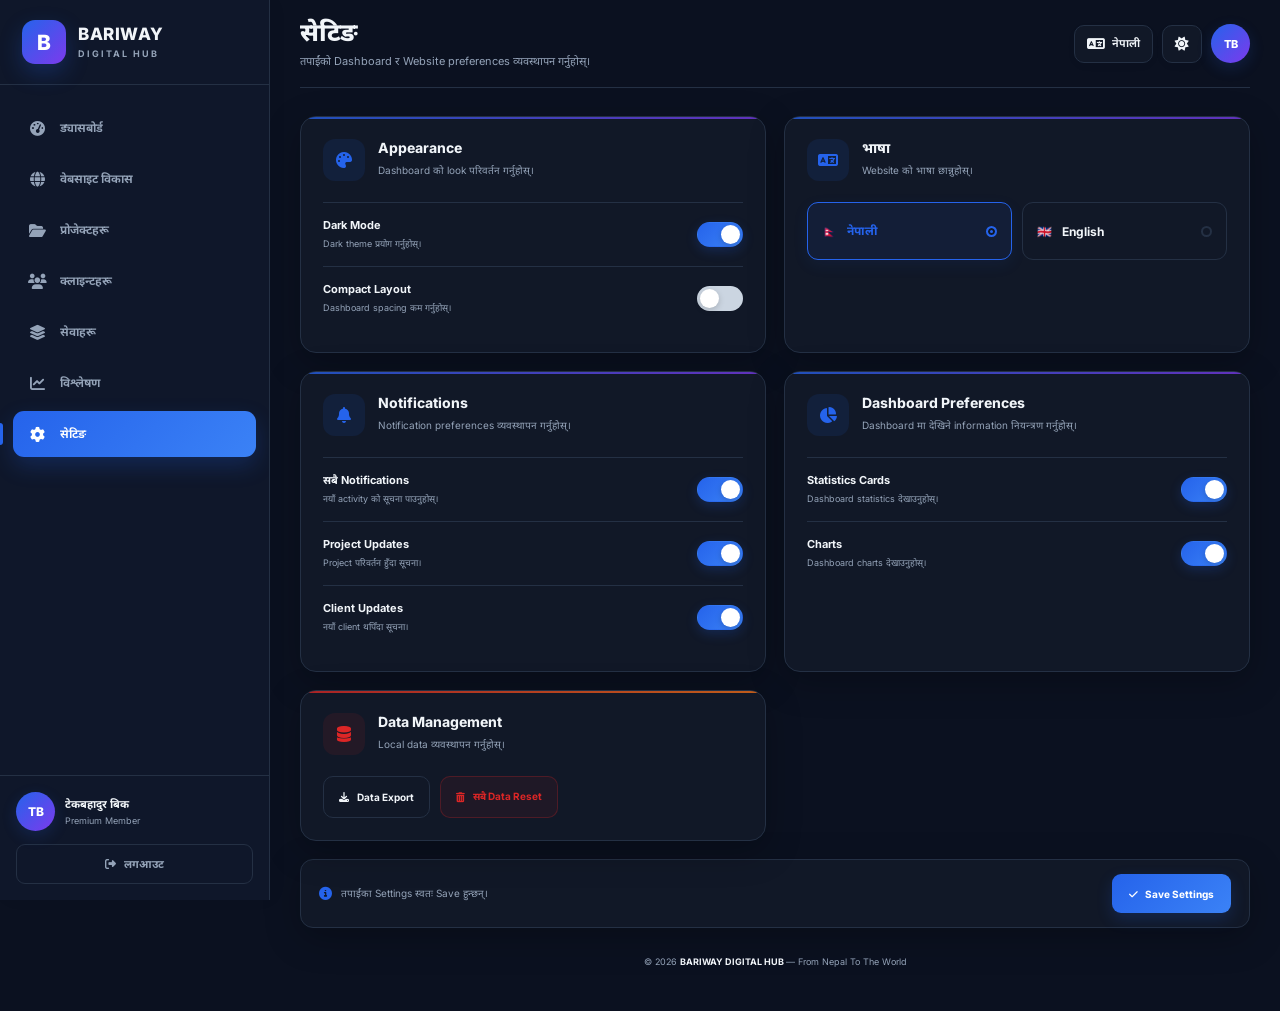
<file: settings.html>
<!DOCTYPE html>
<html lang="ne">

<head>

    <meta charset="UTF-8">

    <meta
        name="viewport"
        content="width=device-width, initial-scale=1.0">

    <title>BARIWAY DIGITAL HUB | Settings</title>

    <!-- Google Fonts -->
    <link
        rel="preconnect"
        href="https://fonts.googleapis.com">

    <link
        rel="preconnect"
        href="https://fonts.gstatic.com"
        crossorigin>

    <link
        href="https://fonts.googleapis.com/css2?family=Inter:wght@400;500;600;700;800&family=Noto+Sans+Devanagari:wght@400;500;600;700;800&display=swap"
        rel="stylesheet">

    <!-- Font Awesome -->
    <link
        rel="stylesheet"
        href="https://cdnjs.cloudflare.com/ajax/libs/font-awesome/6.7.2/css/all.min.css">

    <!-- Settings CSS -->
    <link
        rel="stylesheet"
        href="css/settings.css">

</head>


<body>

<div class="settings-page">


    <!-- =====================================================
         SIDEBAR
    ====================================================== -->

    <aside class="sidebar">


        <div class="sidebar-logo">

            <div class="logo-box">
                B
            </div>

            <div>

                <h2>BARIWAY</h2>

                <span>
                    DIGITAL HUB
                </span>

            </div>

        </div>


        <!-- Navigation -->

        <nav class="sidebar-nav">

            <a href="dashboard.html">

                <i class="fa-solid fa-gauge-high"></i>

                <span
                    data-ne="ड्यासबोर्ड"
                    data-en="Dashboard">
                    ड्यासबोर्ड
                </span>

            </a>


            <a href="website.html">

                <i class="fa-solid fa-globe"></i>

                <span
                    data-ne="वेबसाइट विकास"
                    data-en="Website Development">
                    वेबसाइट विकास
                </span>

            </a>


            <a href="projects.html">

                <i class="fa-solid fa-folder-open"></i>

                <span
                    data-ne="प्रोजेक्टहरू"
                    data-en="Projects">
                    प्रोजेक्टहरू
                </span>

            </a>


            <a href="clients.html">

                <i class="fa-solid fa-users"></i>

                <span
                    data-ne="क्लाइन्टहरू"
                    data-en="Clients">
                    क्लाइन्टहरू
                </span>

            </a>


            <a href="services.html">

                <i class="fa-solid fa-layer-group"></i>

                <span
                    data-ne="सेवाहरू"
                    data-en="Services">
                    सेवाहरू
                </span>

            </a>


            <a href="analytics.html">

                <i class="fa-solid fa-chart-line"></i>

                <span
                    data-ne="विश्लेषण"
                    data-en="Analytics">
                    विश्लेषण
                </span>

            </a>


            <a
                href="settings.html"
                class="active">

                <i class="fa-solid fa-gear"></i>

                <span
                    data-ne="सेटिङ"
                    data-en="Settings">
                    सेटिङ
                </span>

            </a>

        </nav>


        <!-- Sidebar Bottom -->

        <div class="sidebar-bottom">

            <div class="sidebar-user">

                <div class="user-avatar">
                    TB
                </div>

                <div>

                    <strong>
                        टेकबहादुर बिक
                    </strong>

                    <small>
                        Premium Member
                    </small>

                </div>

            </div>


            <button
                class="logout-btn"
                id="logoutBtn">

                <i
                    class="fa-solid fa-right-from-bracket">
                </i>

                <span
                    data-ne="लगआउट"
                    data-en="Logout">
                    लगआउट
                </span>

            </button>

        </div>

    </aside>



    <!-- =====================================================
         MAIN CONTENT
    ====================================================== -->

    <main class="main-content">


        <!-- TOPBAR -->

        <header class="topbar">

            <div class="page-heading">

                <h1
                    data-ne="सेटिङ"
                    data-en="Settings">

                    सेटिङ

                </h1>

                <p
                    data-ne="तपाईंको Dashboard र Website preferences व्यवस्थापन गर्नुहोस्।"
                    data-en="Manage your dashboard and website preferences.">

                    तपाईंको Dashboard र Website preferences व्यवस्थापन गर्नुहोस्।

                </p>

            </div>


            <div class="topbar-actions">


                <button
                    class="topbar-btn"
                    id="languageBtn">

                    <i class="fa-solid fa-language"></i>

                    <span id="currentLanguage">
                        नेपाली
                    </span>

                </button>


                <button
                    class="topbar-btn"
                    id="themeBtn">

                    <i class="fa-solid fa-moon"></i>

                </button>


                <div class="mini-avatar">
                    TB
                </div>

            </div>

        </header>



        <!-- =================================================
             SETTINGS GRID
        ================================================== -->

        <section class="settings-grid">


            <!-- =================================================
                 APPEARANCE
            ================================================== -->

            <div class="settings-card">

                <div class="card-heading">

                    <div class="heading-icon">

                        <i
                            class="fa-solid fa-palette">
                        </i>

                    </div>

                    <div>

                        <h2
                            data-ne="Appearance"
                            data-en="Appearance">

                            Appearance

                        </h2>

                        <p
                            data-ne="Dashboard को look परिवर्तन गर्नुहोस्।"
                            data-en="Customize your dashboard appearance.">

                            Dashboard को look परिवर्तन गर्नुहोस्।

                        </p>

                    </div>

                </div>


                <div class="setting-row">

                    <div class="setting-info">

                        <strong
                            data-ne="Dark Mode"
                            data-en="Dark Mode">

                            Dark Mode

                        </strong>

                        <small
                            data-ne="Dark theme प्रयोग गर्नुहोस्।"
                            data-en="Use the dark theme.">

                            Dark theme प्रयोग गर्नुहोस्।

                        </small>

                    </div>


                    <label class="switch">

                        <input
                            type="checkbox"
                            id="darkModeToggle">

                        <span class="slider"></span>

                    </label>

                </div>


                <div class="setting-row">

                    <div class="setting-info">

                        <strong
                            data-ne="Compact Layout"
                            data-en="Compact Layout">

                            Compact Layout

                        </strong>

                        <small
                            data-ne="Dashboard spacing कम गर्नुहोस्।"
                            data-en="Reduce dashboard spacing.">

                            Dashboard spacing कम गर्नुहोस्।

                        </small>

                    </div>


                    <label class="switch">

                        <input
                            type="checkbox"
                            id="compactModeToggle">

                        <span class="slider"></span>

                    </label>

                </div>

            </div>



            <!-- =================================================
                 LANGUAGE
            ================================================== -->

            <div class="settings-card">

                <div class="card-heading">

                    <div class="heading-icon">

                        <i
                            class="fa-solid fa-language">
                        </i>

                    </div>

                    <div>

                        <h2
                            data-ne="भाषा"
                            data-en="Language">

                            भाषा

                        </h2>

                        <p
                            data-ne="Website को भाषा छान्नुहोस्।"
                            data-en="Choose your website language.">

                            Website को भाषा छान्नुहोस्।

                        </p>

                    </div>

                </div>


                <div class="language-options">


                    <label class="language-option">

                        <input
                            type="radio"
                            name="language"
                            value="ne"
                            id="languageNepali">

                        <span>

                            🇳🇵

                            <strong>
                                नेपाली
                            </strong>

                        </span>

                    </label>


                    <label class="language-option">

                        <input
                            type="radio"
                            name="language"
                            value="en"
                            id="languageEnglish">

                        <span>

                            🇬🇧

                            <strong>
                                English
                            </strong>

                        </span>

                    </label>

                </div>

            </div>



            <!-- =================================================
                 NOTIFICATIONS
            ================================================== -->

            <div class="settings-card">

                <div class="card-heading">

                    <div class="heading-icon">

                        <i
                            class="fa-solid fa-bell">
                        </i>

                    </div>

                    <div>

                        <h2
                            data-ne="Notifications"
                            data-en="Notifications">

                            Notifications

                        </h2>

                        <p
                            data-ne="Notification preferences व्यवस्थापन गर्नुहोस्।"
                            data-en="Manage notification preferences.">

                            Notification preferences व्यवस्थापन गर्नुहोस्।

                        </p>

                    </div>

                </div>


                <div class="setting-row">

                    <div class="setting-info">

                        <strong
                            data-ne="सबै Notifications"
                            data-en="All Notifications">

                            सबै Notifications

                        </strong>

                        <small
                            data-ne="नयाँ activity को सूचना पाउनुहोस्।"
                            data-en="Receive activity notifications.">

                            नयाँ activity को सूचना पाउनुहोस्।

                        </small>

                    </div>


                    <label class="switch">

                        <input
                            type="checkbox"
                            id="notificationsToggle">

                        <span class="slider"></span>

                    </label>

                </div>


                <div class="setting-row">

                    <div class="setting-info">

                        <strong
                            data-ne="Project Updates"
                            data-en="Project Updates">

                            Project Updates

                        </strong>

                        <small
                            data-ne="Project परिवर्तन हुँदा सूचना।"
                            data-en="Get notified about project changes.">

                            Project परिवर्तन हुँदा सूचना।

                        </small>

                    </div>


                    <label class="switch">

                        <input
                            type="checkbox"
                            id="projectNotificationToggle">

                        <span class="slider"></span>

                    </label>

                </div>


                <div class="setting-row">

                    <div class="setting-info">

                        <strong
                            data-ne="Client Updates"
                            data-en="Client Updates">

                            Client Updates

                        </strong>

                        <small
                            data-ne="नयाँ client थपिँदा सूचना।"
                            data-en="Get notified when clients are added.">

                            नयाँ client थपिँदा सूचना।

                        </small>

                    </div>


                    <label class="switch">

                        <input
                            type="checkbox"
                            id="clientNotificationToggle">

                        <span class="slider"></span>

                    </label>

                </div>

            </div>



            <!-- =================================================
                 DASHBOARD
            ================================================== -->

            <div class="settings-card">

                <div class="card-heading">

                    <div class="heading-icon">

                        <i
                            class="fa-solid fa-chart-pie">
                        </i>

                    </div>

                    <div>

                        <h2
                            data-ne="Dashboard Preferences"
                            data-en="Dashboard Preferences">

                            Dashboard Preferences

                        </h2>

                        <p
                            data-ne="Dashboard मा देखिने information नियन्त्रण गर्नुहोस्।"
                            data-en="Control dashboard information.">

                            Dashboard मा देखिने information नियन्त्रण गर्नुहोस्।

                        </p>

                    </div>

                </div>


                <div class="setting-row">

                    <div class="setting-info">

                        <strong
                            data-ne="Statistics Cards"
                            data-en="Statistics Cards">

                            Statistics Cards

                        </strong>

                        <small
                            data-ne="Dashboard statistics देखाउनुहोस्।"
                            data-en="Show dashboard statistics.">

                            Dashboard statistics देखाउनुहोस्।

                        </small>

                    </div>


                    <label class="switch">

                        <input
                            type="checkbox"
                            id="statsToggle">

                        <span class="slider"></span>

                    </label>

                </div>


                <div class="setting-row">

                    <div class="setting-info">

                        <strong
                            data-ne="Charts"
                            data-en="Charts">

                            Charts

                        </strong>

                        <small
                            data-ne="Dashboard charts देखाउनुहोस्।"
                            data-en="Show dashboard charts.">

                            Dashboard charts देखाउनुहोस्।

                        </small>

                    </div>


                    <label class="switch">

                        <input
                            type="checkbox"
                            id="chartsToggle">

                        <span class="slider"></span>

                    </label>

                </div>

            </div>



            <!-- =================================================
                 DATA MANAGEMENT
            ================================================== -->

            <div class="settings-card danger-card">

                <div class="card-heading">

                    <div class="heading-icon danger">

                        <i
                            class="fa-solid fa-database">
                        </i>

                    </div>

                    <div>

                        <h2
                            data-ne="Data Management"
                            data-en="Data Management">

                            Data Management

                        </h2>

                        <p
                            data-ne="Local data व्यवस्थापन गर्नुहोस्।"
                            data-en="Manage locally stored data.">

                            Local data व्यवस्थापन गर्नुहोस्।

                        </p>

                    </div>

                </div>


                <div class="data-actions">


                    <button
                        class="secondary-btn"
                        id="exportDataBtn">

                        <i
                            class="fa-solid fa-download">
                        </i>

                        <span
                            data-ne="Data Export"
                            data-en="Export Data">

                            Data Export

                        </span>

                    </button>


                    <button
                        class="danger-btn"
                        id="resetDataBtn">

                        <i
                            class="fa-solid fa-trash-can">
                        </i>

                        <span
                            data-ne="सबै Data Reset"
                            data-en="Reset All Data">

                            सबै Data Reset

                        </span>

                    </button>

                </div>

            </div>

        </section>



        <!-- =================================================
             SAVE BAR
        ================================================== -->

        <div class="save-bar">

            <div>

                <i
                    class="fa-solid fa-circle-info">
                </i>

                <span
                    data-ne="तपाईंका Settings स्वतः Save हुन्छन्।"
                    data-en="Your settings are saved automatically.">

                    तपाईंका Settings स्वतः Save हुन्छन्।

                </span>

            </div>


            <button
                id="saveSettingsBtn"
                class="save-btn">

                <i
                    class="fa-solid fa-check">
                </i>

                <span
                    data-ne="Save Settings"
                    data-en="Save Settings">

                    Save Settings

                </span>

            </button>

        </div>



        <!-- FOOTER -->

        <footer>

            © 2026

            <strong>
                BARIWAY DIGITAL HUB
            </strong>

            —

            From Nepal To The World

        </footer>

    </main>

</div>


<script src="js/settings.js"></script>

</body>

</html>
</file>
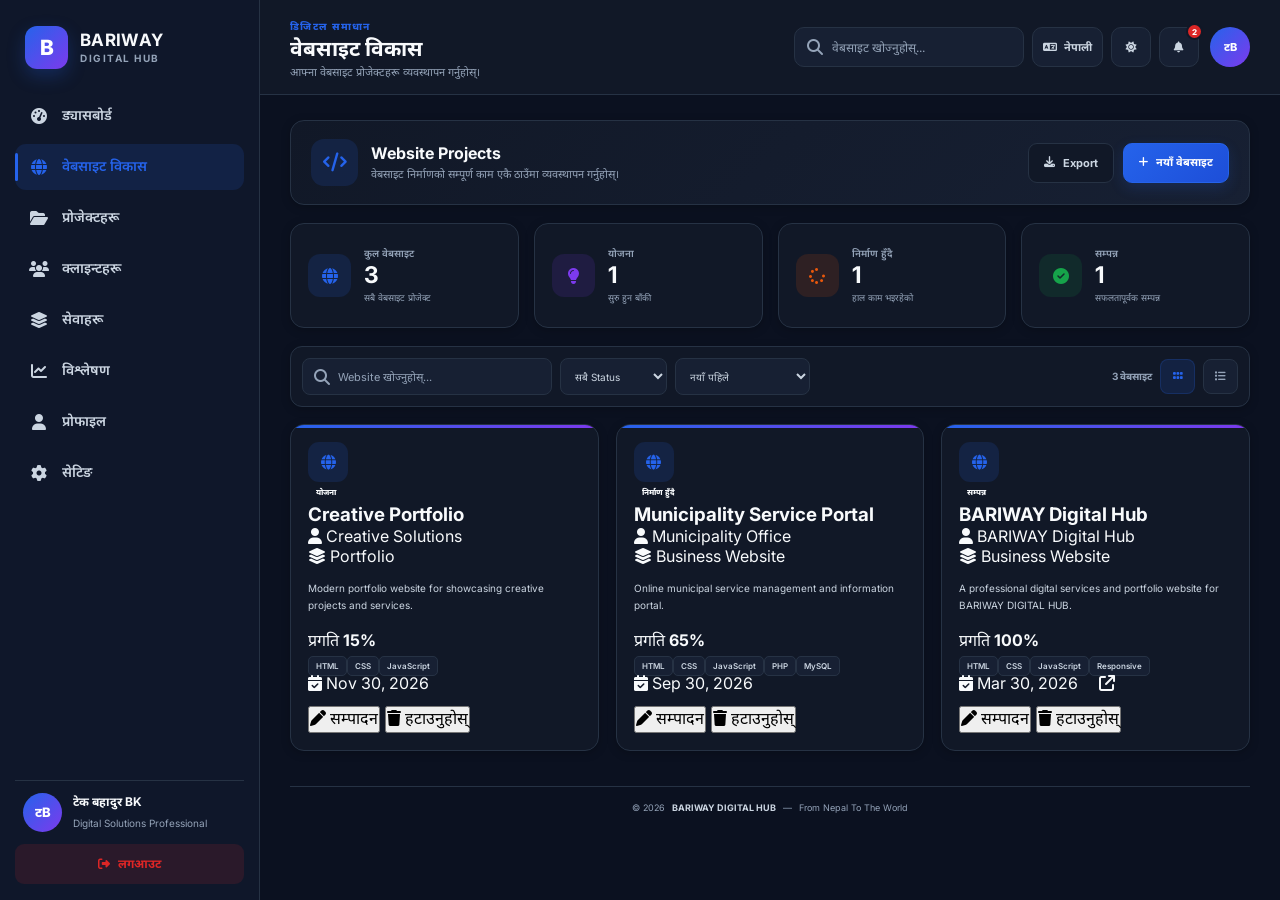
<file: website.html>
<!DOCTYPE html>
<html lang="ne">

<head>

    <meta charset="UTF-8">

    <meta
        name="viewport"
        content="width=device-width, initial-scale=1.0">

    <meta
        name="description"
        content="BARIWAY DIGITAL HUB - Website Development Management">

    <meta
        name="theme-color"
        content="#2563eb">

    <title>
        BARIWAY DIGITAL HUB | Website Development
    </title>


    <!-- =====================================================
         GOOGLE FONTS
    ====================================================== -->

    <link
        rel="preconnect"
        href="https://fonts.googleapis.com">

    <link
        rel="preconnect"
        href="https://fonts.gstatic.com"
        crossorigin>

    <link
        href="https://fonts.googleapis.com/css2?family=Inter:wght@400;500;600;700;800&family=Noto+Sans+Devanagari:wght@400;500;600;700;800&display=swap"
        rel="stylesheet">


    <!-- =====================================================
         FONT AWESOME
    ====================================================== -->

    <link
        rel="stylesheet"
        href="https://cdnjs.cloudflare.com/ajax/libs/font-awesome/6.7.2/css/all.min.css">


    <!-- =====================================================
         WEBSITE CSS
    ====================================================== -->

    <link
        rel="stylesheet"
        href="css/website.css">

</head>


<body>


<div class="website-page">


    <!-- =====================================================
         SIDEBAR
    ====================================================== -->

    <aside class="sidebar" id="sidebar">


        <!-- BRAND -->
        <div class="sidebar-logo">

            <div class="logo-box">
                B
            </div>

            <div class="logo-text">

                <h2>
                    BARIWAY
                </h2>

                <span>
                    DIGITAL HUB
                </span>

            </div>

        </div>


        <!-- NAVIGATION -->
        <nav
            class="sidebar-nav"
            aria-label="Main Navigation">


            <a href="dashboard.html">

                <i class="fa-solid fa-gauge-high"></i>

                <span
                    data-ne="ड्यासबोर्ड"
                    data-en="Dashboard">

                    ड्यासबोर्ड

                </span>

            </a>


            <a
                href="website.html"
                class="active"
                aria-current="page">

                <i class="fa-solid fa-globe"></i>

                <span
                    data-ne="वेबसाइट विकास"
                    data-en="Website Development">

                    वेबसाइट विकास

                </span>

            </a>


            <a href="projects.html">

                <i class="fa-solid fa-folder-open"></i>

                <span
                    data-ne="प्रोजेक्टहरू"
                    data-en="Projects">

                    प्रोजेक्टहरू

                </span>

            </a>


            <a href="clients.html">

                <i class="fa-solid fa-users"></i>

                <span
                    data-ne="क्लाइन्टहरू"
                    data-en="Clients">

                    क्लाइन्टहरू

                </span>

            </a>


            <a href="services.html">

                <i class="fa-solid fa-layer-group"></i>

                <span
                    data-ne="सेवाहरू"
                    data-en="Services">

                    सेवाहरू

                </span>

            </a>


            <a href="analytics.html">

                <i class="fa-solid fa-chart-line"></i>

                <span
                    data-ne="विश्लेषण"
                    data-en="Analytics">

                    विश्लेषण

                </span>

            </a>


            <a href="profile.html">

                <i class="fa-solid fa-user"></i>

                <span
                    data-ne="प्रोफाइल"
                    data-en="Profile">

                    प्रोफाइल

                </span>

            </a>


            <a href="settings.html">

                <i class="fa-solid fa-gear"></i>

                <span
                    data-ne="सेटिङ"
                    data-en="Settings">

                    सेटिङ

                </span>

            </a>

        </nav>


        <!-- SIDEBAR USER -->
        <div class="sidebar-bottom">

            <div class="sidebar-user">

                <div
                    class="user-avatar"
                    id="sidebarAvatar">

                    TB

                </div>

                <div class="user-details">

                    <strong id="sidebarName">
                        टेकबहादुर बिक
                    </strong>

                    <small id="sidebarRole">
                        Premium Member
                    </small>

                </div>

            </div>


            <button
                type="button"
                class="logout-btn"
                id="logoutBtn">

                <i class="fa-solid fa-right-from-bracket"></i>

                <span
                    data-ne="लगआउट"
                    data-en="Logout">

                    लगआउट

                </span>

            </button>

        </div>

    </aside>



    <!-- =====================================================
         MOBILE SIDEBAR OVERLAY
    ====================================================== -->

    <div
        class="sidebar-overlay"
        id="sidebarOverlay">
    </div>



    <!-- =====================================================
         MAIN CONTENT
    ====================================================== -->

    <main class="main-content">


        <!-- =================================================
             TOPBAR
        ================================================== -->

        <header class="topbar">


            <div class="topbar-left">


                <!-- MOBILE MENU -->
                <button
                    type="button"
                    class="mobile-menu-btn"
                    id="mobileMenuBtn"
                    aria-label="Open menu">

                    <i class="fa-solid fa-bars"></i>

                </button>


                <div class="page-heading">

                    <span
                        class="page-eyebrow"
                        data-ne="डिजिटल समाधान"
                        data-en="Digital Solutions">

                        डिजिटल समाधान

                    </span>

                    <h1
                        data-ne="वेबसाइट विकास"
                        data-en="Website Development">

                        वेबसाइट विकास

                    </h1>

                    <p
                        data-ne="आफ्ना वेबसाइट प्रोजेक्टहरू व्यवस्थापन गर्नुहोस्।"
                        data-en="Manage and monitor your website projects.">

                        आफ्ना वेबसाइट प्रोजेक्टहरू व्यवस्थापन गर्नुहोस्।

                    </p>

                </div>

            </div>


            <div class="topbar-actions">


                <!-- SEARCH -->
                <div class="topbar-search">

                    <i class="fa-solid fa-magnifying-glass"></i>

                    <input
                        type="search"
                        id="globalWebsiteSearch"
                        placeholder="वेबसाइट खोज्नुहोस्..."
                        data-placeholder-ne="वेबसाइट खोज्नुहोस्..."
                        data-placeholder-en="Search websites..."
                        autocomplete="off">

                </div>


                <!-- LANGUAGE -->
                <button
                    type="button"
                    class="topbar-btn"
                    id="languageBtn"
                    aria-label="Change language">

                    <i class="fa-solid fa-language"></i>

                    <span id="currentLanguage">
                        नेपाली
                    </span>

                </button>


                <!-- THEME -->
                <button
                    type="button"
                    class="topbar-btn icon-only"
                    id="themeBtn"
                    aria-label="Toggle theme">

                    <i class="fa-solid fa-moon"></i>

                </button>


                <!-- NOTIFICATION -->
                <button
                    type="button"
                    class="topbar-btn notification-btn"
                    id="notificationBtn"
                    aria-label="Notifications">

                    <i class="fa-solid fa-bell"></i>

                    <span
                        class="notification-badge"
                        id="notificationBadge">

                        0

                    </span>

                </button>


                <!-- MINI PROFILE -->
                <div class="mini-profile">

                    <div
                        class="mini-avatar"
                        id="miniAvatar">

                        TB

                    </div>

                </div>

            </div>

        </header>



        <!-- =================================================
             PAGE ACTION BAR
        ================================================== -->

        <section class="page-action-bar">


            <div class="action-intro">

                <div class="action-icon">

                    <i class="fa-solid fa-code"></i>

                </div>

                <div>

                    <h2
                        data-ne="Website Projects"
                        data-en="Website Projects">

                        Website Projects

                    </h2>

                    <p
                        data-ne="वेबसाइट निर्माणको सम्पूर्ण काम एकै ठाउँमा व्यवस्थापन गर्नुहोस्।"
                        data-en="Manage your complete website development workflow in one place.">

                        वेबसाइट निर्माणको सम्पूर्ण काम एकै ठाउँमा व्यवस्थापन गर्नुहोस्।

                    </p>

                </div>

            </div>


            <div class="page-actions">

                <button
                    type="button"
                    class="secondary-action-btn"
                    id="exportWebsitesBtn">

                    <i class="fa-solid fa-download"></i>

                    <span
                        data-ne="Export"
                        data-en="Export">

                        Export

                    </span>

                </button>


                <button
                    type="button"
                    class="primary-action-btn"
                    id="addWebsiteBtn">

                    <i class="fa-solid fa-plus"></i>

                    <span
                        data-ne="नयाँ वेबसाइट"
                        data-en="New Website">

                        नयाँ वेबसाइट

                    </span>

                </button>

            </div>

        </section>



        <!-- =================================================
             STATISTICS
        ================================================== -->

        <section
            class="website-stats"
            id="websiteStats">


            <!-- TOTAL -->
            <article class="stat-card">

                <div class="stat-icon blue">

                    <i class="fa-solid fa-globe"></i>

                </div>

                <div class="stat-content">

                    <span
                        data-ne="कुल वेबसाइट"
                        data-en="Total Websites">

                        कुल वेबसाइट

                    </span>

                    <strong id="totalWebsites">
                        0
                    </strong>

                    <small
                        data-ne="सबै वेबसाइट प्रोजेक्ट"
                        data-en="All website projects">

                        सबै वेबसाइट प्रोजेक्ट

                    </small>

                </div>

            </article>


            <!-- PLANNING -->
            <article class="stat-card">

                <div class="stat-icon purple">

                    <i class="fa-solid fa-lightbulb"></i>

                </div>

                <div class="stat-content">

                    <span
                        data-ne="योजना"
                        data-en="Planning">

                        योजना

                    </span>

                    <strong id="planningWebsites">
                        0
                    </strong>

                    <small
                        data-ne="सुरु हुन बाँकी"
                        data-en="Waiting to start">

                        सुरु हुन बाँकी

                    </small>

                </div>

            </article>


            <!-- IN PROGRESS -->
            <article class="stat-card">

                <div class="stat-icon orange">

                    <i class="fa-solid fa-spinner"></i>

                </div>

                <div class="stat-content">

                    <span
                        data-ne="निर्माण हुँदै"
                        data-en="In Progress">

                        निर्माण हुँदै

                    </span>

                    <strong id="activeWebsites">
                        0
                    </strong>

                    <small
                        data-ne="हाल काम भइरहेको"
                        data-en="Currently active">

                        हाल काम भइरहेको

                    </small>

                </div>

            </article>


            <!-- COMPLETED -->
            <article class="stat-card">

                <div class="stat-icon green">

                    <i class="fa-solid fa-circle-check"></i>

                </div>

                <div class="stat-content">

                    <span
                        data-ne="सम्पन्न"
                        data-en="Completed">

                        सम्पन्न

                    </span>

                    <strong id="completedWebsites">
                        0
                    </strong>

                    <small
                        data-ne="सफलतापूर्वक सम्पन्न"
                        data-en="Successfully completed">

                        सफलतापूर्वक सम्पन्न

                    </small>

                </div>

            </article>


        </section>



        <!-- =================================================
             TOOLBAR
        ================================================== -->

        <section class="website-toolbar">


            <div class="toolbar-left">


                <div class="toolbar-search">

                    <i class="fa-solid fa-magnifying-glass"></i>

                    <input
                        type="search"
                        id="websiteSearch"
                        placeholder="Website खोज्नुहोस्..."
                        data-placeholder-ne="Website खोज्नुहोस्..."
                        data-placeholder-en="Search website..."
                        autocomplete="off">

                </div>


                <select
                    id="statusFilter"
                    class="toolbar-select"
                    aria-label="Filter by status">

                    <option
                        value="all"
                        data-ne="सबै Status"
                        data-en="All Status">

                        सबै Status

                    </option>

                    <option
                        value="planning"
                        data-ne="योजना"
                        data-en="Planning">

                        योजना

                    </option>

                    <option
                        value="in-progress"
                        data-ne="निर्माण हुँदै"
                        data-en="In Progress">

                        निर्माण हुँदै

                    </option>

                    <option
                        value="completed"
                        data-ne="सम्पन्न"
                        data-en="Completed">

                        सम्पन्न

                    </option>

                    <option
                        value="on-hold"
                        data-ne="रोकिएको"
                        data-en="On Hold">

                        रोकिएको

                    </option>

                </select>


                <select
                    id="sortWebsites"
                    class="toolbar-select"
                    aria-label="Sort websites">

                    <option
                        value="newest"
                        data-ne="नयाँ पहिले"
                        data-en="Newest First">

                        नयाँ पहिले

                    </option>

                    <option
                        value="oldest"
                        data-ne="पुरानो पहिले"
                        data-en="Oldest First">

                        पुरानो पहिले

                    </option>

                    <option
                        value="name"
                        data-ne="नाम अनुसार"
                        data-en="By Name">

                        नाम अनुसार

                    </option>

                    <option
                        value="progress"
                        data-ne="Progress अनुसार"
                        data-en="By Progress">

                        Progress अनुसार

                    </option>

                </select>

            </div>


            <div class="toolbar-right">

                <span id="websiteResultCount">
                    0 Websites
                </span>

                <button
                    type="button"
                    class="view-toggle active"
                    id="gridViewBtn"
                    aria-label="Grid view">

                    <i class="fa-solid fa-grip"></i>

                </button>

                <button
                    type="button"
                    class="view-toggle"
                    id="listViewBtn"
                    aria-label="List view">

                    <i class="fa-solid fa-list"></i>

                </button>

            </div>

        </section>



        <!-- =================================================
             WEBSITE PROJECT CONTAINER
        ================================================== -->

        <section
            class="website-container"
            id="websiteContainer">


            <!-- WEBSITE CARDS WILL BE GENERATED BY JS -->

        </section>



        <!-- =================================================
             EMPTY STATE
        ================================================== -->

        <section
            class="website-empty-state"
            id="websiteEmptyState"
            hidden>

            <div class="empty-icon">

                <i class="fa-solid fa-globe"></i>

            </div>

            <h2
                data-ne="कुनै वेबसाइट भेटिएन"
                data-en="No websites found">

                कुनै वेबसाइट भेटिएन

            </h2>

            <p
                data-ne="नयाँ वेबसाइट प्रोजेक्ट थपेर सुरु गर्नुहोस्।"
                data-en="Start by adding your first website project.">

                नयाँ वेबसाइट प्रोजेक्ट थपेर सुरु गर्नुहोस्।

            </p>

            <button
                type="button"
                class="primary-action-btn"
                id="emptyAddWebsiteBtn">

                <i class="fa-solid fa-plus"></i>

                <span
                    data-ne="नयाँ वेबसाइट थप्नुहोस्"
                    data-en="Add New Website">

                    नयाँ वेबसाइट थप्नुहोस्

                </span>

            </button>

        </section>



        <!-- =================================================
             WEBSITE MODAL
        ================================================== -->

        <div
            class="modal-overlay"
            id="websiteModal"
            aria-hidden="true">


            <div
                class="website-modal"
                role="dialog"
                aria-modal="true"
                aria-labelledby="websiteModalTitle">


                <!-- MODAL HEADER -->

                <div class="modal-header">

                    <div class="modal-title">

                        <div class="modal-title-icon">

                            <i class="fa-solid fa-globe"></i>

                        </div>

                        <div>

                            <h2 id="websiteModalTitle">

                                नयाँ वेबसाइट

                            </h2>

                            <p
                                data-ne="वेबसाइट प्रोजेक्टको विवरण भर्नुहोस्।"
                                data-en="Enter your website project details.">

                                वेबसाइट प्रोजेक्टको विवरण भर्नुहोस्।

                            </p>

                        </div>

                    </div>


                    <button
                        type="button"
                        class="modal-close"
                        id="closeWebsiteModal"
                        aria-label="Close">

                        <i class="fa-solid fa-xmark"></i>

                    </button>

                </div>



                <!-- MODAL FORM -->

                <form
                    id="websiteForm"
                    autocomplete="off">


                    <input
                        type="hidden"
                        id="websiteId">


                    <!-- PROJECT NAME -->

                    <div class="form-group">

                        <label for="websiteName">

                            <span
                                data-ne="वेबसाइट नाम"
                                data-en="Website Name">

                                वेबसाइट नाम

                            </span>

                            <b>*</b>

                        </label>

                        <div class="input-wrapper">

                            <i class="fa-solid fa-globe"></i>

                            <input
                                type="text"
                                id="websiteName"
                                name="websiteName"
                                placeholder="जस्तै: BARIWAY Digital Hub"
                                data-placeholder-ne="जस्तै: BARIWAY Digital Hub"
                                data-placeholder-en="e.g. BARIWAY Digital Hub"
                                required>

                        </div>

                    </div>



                    <!-- CLIENT -->

                    <div class="form-row">


                        <div class="form-group">

                            <label for="websiteClient">

                                <span
                                    data-ne="क्लाइन्ट"
                                    data-en="Client">

                                    क्लाइन्ट

                                </span>

                            </label>

                            <div class="input-wrapper">

                                <i class="fa-solid fa-user"></i>

                                <input
                                    type="text"
                                    id="websiteClient"
                                    name="websiteClient"
                                    placeholder="क्लाइन्टको नाम"
                                    data-placeholder-ne="क्लाइन्टको नाम"
                                    data-placeholder-en="Client name">

                            </div>

                        </div>


                        <!-- CATEGORY -->

                        <div class="form-group">

                            <label for="websiteCategory">

                                <span
                                    data-ne="Category"
                                    data-en="Category">

                                    Category

                                </span>

                            </label>

                            <div class="input-wrapper">

                                <i class="fa-solid fa-layer-group"></i>

                                <select
                                    id="websiteCategory"
                                    name="websiteCategory">

                                    <option
                                        value="business"
                                        data-ne="Business Website"
                                        data-en="Business Website">

                                        Business Website

                                    </option>

                                    <option
                                        value="portfolio"
                                        data-ne="Portfolio"
                                        data-en="Portfolio">

                                        Portfolio

                                    </option>

                                    <option
                                        value="ecommerce"
                                        data-ne="E-Commerce"
                                        data-en="E-Commerce">

                                        E-Commerce

                                    </option>

                                    <option
                                        value="blog"
                                        data-ne="Blog / News"
                                        data-en="Blog / News">

                                        Blog / News

                                    </option>

                                    <option
                                        value="education"
                                        data-ne="Education"
                                        data-en="Education">

                                        Education

                                    </option>

                                    <option
                                        value="other"
                                        data-ne="अन्य"
                                        data-en="Other">

                                        अन्य

                                    </option>

                                </select>

                            </div>

                        </div>

                    </div>



                    <!-- STATUS + PROGRESS -->

                    <div class="form-row">


                        <div class="form-group">

                            <label for="websiteStatus">

                                <span
                                    data-ne="स्थिति"
                                    data-en="Status">

                                    स्थिति

                                </span>

                            </label>

                            <div class="input-wrapper">

                                <i class="fa-solid fa-flag"></i>

                                <select
                                    id="websiteStatus"
                                    name="websiteStatus">

                                    <option
                                        value="planning"
                                        data-ne="योजना"
                                        data-en="Planning">

                                        योजना

                                    </option>

                                    <option
                                        value="in-progress"
                                        data-ne="निर्माण हुँदै"
                                        data-en="In Progress">

                                        निर्माण हुँदै

                                    </option>

                                    <option
                                        value="completed"
                                        data-ne="सम्पन्न"
                                        data-en="Completed">

                                        सम्पन्न

                                    </option>

                                    <option
                                        value="on-hold"
                                        data-ne="रोकिएको"
                                        data-en="On Hold">

                                        रोकिएको

                                    </option>

                                </select>

                            </div>

                        </div>


                        <div class="form-group">

                            <label for="websiteProgress">

                                <span
                                    data-ne="Progress (%)"
                                    data-en="Progress (%)">

                                    Progress (%)

                                </span>

                            </label>

                            <div class="input-wrapper">

                                <i class="fa-solid fa-chart-line"></i>

                                <input
                                    type="number"
                                    id="websiteProgress"
                                    name="websiteProgress"
                                    min="0"
                                    max="100"
                                    value="0"
                                    placeholder="0 - 100">

                            </div>

                        </div>

                    </div>



                    <!-- START DATE + DEADLINE -->

                    <div class="form-row">


                        <div class="form-group">

                            <label for="websiteStartDate">

                                <span
                                    data-ne="सुरु मिति"
                                    data-en="Start Date">

                                    सुरु मिति

                                </span>

                            </label>

                            <div class="input-wrapper">

                                <i class="fa-solid fa-calendar-days"></i>

                                <input
                                    type="date"
                                    id="websiteStartDate"
                                    name="websiteStartDate">

                            </div>

                        </div>


                        <div class="form-group">

                            <label for="websiteDeadline">

                                <span
                                    data-ne="Deadline"
                                    data-en="Deadline">

                                    Deadline

                                </span>

                            </label>

                            <div class="input-wrapper">

                                <i class="fa-solid fa-calendar-check"></i>

                                <input
                                    type="date"
                                    id="websiteDeadline"
                                    name="websiteDeadline">

                            </div>

                        </div>

                    </div>



                    <!-- WEBSITE URL -->

                    <div class="form-group">

                        <label for="websiteUrl">

                            <span
                                data-ne="Website URL"
                                data-en="Website URL">

                                Website URL

                            </span>

                        </label>

                        <div class="input-wrapper">

                            <i class="fa-solid fa-link"></i>

                            <input
                                type="url"
                                id="websiteUrl"
                                name="websiteUrl"
                                placeholder="https://example.com"
                                data-placeholder-ne="https://example.com"
                                data-placeholder-en="https://example.com">

                        </div>

                    </div>



                    <!-- TECHNOLOGIES -->

                    <div class="form-group">

                        <label for="websiteTechnologies">

                            <span
                                data-ne="Technology"
                                data-en="Technologies">

                                Technology

                            </span>

                        </label>

                        <div class="input-wrapper">

                            <i class="fa-solid fa-code"></i>

                            <input
                                type="text"
                                id="websiteTechnologies"
                                name="websiteTechnologies"
                                placeholder="HTML, CSS, JavaScript"
                                data-placeholder-ne="HTML, CSS, JavaScript"
                                data-placeholder-en="HTML, CSS, JavaScript">

                        </div>

                        <small
                            class="field-help"
                            data-ne="Comma (,) प्रयोग गरेर Technology छुट्याउनुहोस्।"
                            data-en="Separate technologies using commas.">

                            Comma (,) प्रयोग गरेर Technology छुट्याउनुहोस्।

                        </small>

                    </div>



                    <!-- DESCRIPTION -->

                    <div class="form-group">

                        <label for="websiteDescription">

                            <span
                                data-ne="विवरण"
                                data-en="Description">

                                विवरण

                            </span>

                        </label>

                        <textarea
                            id="websiteDescription"
                            name="websiteDescription"
                            rows="4"
                            placeholder="वेबसाइट प्रोजेक्टको छोटो विवरण..."
                            data-placeholder-ne="वेबसाइट प्रोजेक्टको छोटो विवरण..."
                            data-placeholder-en="Short description of the website project..."></textarea>

                    </div>



                    <!-- MODAL ACTIONS -->

                    <div class="modal-actions">

                        <button
                            type="button"
                            class="modal-cancel-btn"
                            id="cancelWebsiteBtn">

                            <i class="fa-solid fa-xmark"></i>

                            <span
                                data-ne="रद्द गर्नुहोस्"
                                data-en="Cancel">

                                रद्द गर्नुहोस्

                            </span>

                        </button>


                        <button
                            type="submit"
                            class="modal-save-btn"
                            id="saveWebsiteBtn">

                            <i class="fa-solid fa-floppy-disk"></i>

                            <span
                                data-ne="वेबसाइट सुरक्षित गर्नुहोस्"
                                data-en="Save Website">

                                वेबसाइट सुरक्षित गर्नुहोस्

                            </span>

                        </button>

                    </div>

                </form>

            </div>

        </div>



        <!-- =================================================
             NOTIFICATION PANEL
        ================================================== -->

        <div
            class="notification-panel"
            id="notificationPanel"
            aria-hidden="true">


            <div class="notification-panel-header">

                <div>

                    <h3
                        data-ne="सूचनाहरू"
                        data-en="Notifications">

                        सूचनाहरू

                    </h3>

                    <span id="notificationCountText">
                        0
                    </span>

                </div>


                <button
                    type="button"
                    id="clearNotificationsBtn">

                    <i class="fa-solid fa-check-double"></i>

                    <span
                        data-ne="सबै पढिएको"
                        data-en="Mark all read">

                        सबै पढिएको

                    </span>

                </button>

            </div>


            <div
                class="notification-list"
                id="notificationList">

                <!-- Notifications rendered by JS -->

            </div>


            <div
                class="notification-empty"
                id="notificationEmpty">

                <i class="fa-regular fa-bell-slash"></i>

                <p
                    data-ne="अहिले कुनै सूचना छैन।"
                    data-en="No notifications right now.">

                    अहिले कुनै सूचना छैन।

                </p>

            </div>

        </div>



        <!-- =================================================
             CONFIRM MODAL
        ================================================== -->

        <div
            class="modal-overlay confirm-overlay"
            id="confirmModal"
            aria-hidden="true">


            <div
                class="confirm-modal"
                role="dialog"
                aria-modal="true">


                <div class="confirm-icon">

                    <i class="fa-solid fa-triangle-exclamation"></i>

                </div>


                <h3 id="confirmTitle">

                    Delete Website?

                </h3>


                <p id="confirmMessage">

                    Are you sure you want to delete this website?

                </p>


                <div class="confirm-actions">

                    <button
                        type="button"
                        class="modal-cancel-btn"
                        id="confirmCancelBtn">

                        <span
                            data-ne="रद्द गर्नुहोस्"
                            data-en="Cancel">

                            रद्द गर्नुहोस्

                        </span>

                    </button>


                    <button
                        type="button"
                        class="danger-confirm-btn"
                        id="confirmDeleteBtn">

                        <i class="fa-solid fa-trash-can"></i>

                        <span
                            data-ne="Delete"
                            data-en="Delete">

                            Delete

                        </span>

                    </button>

                </div>

            </div>

        </div>



        <!-- =================================================
             TOAST
        ================================================== -->

        <div
            class="website-toast"
            id="websiteToast"
            role="status"
            aria-live="polite">

            <i
                class="fa-solid fa-circle-check"
                id="toastIcon">
            </i>

            <span id="toastMessage">
                Success
            </span>

        </div>



        <!-- =================================================
             FOOTER
        ================================================== -->

        <footer>

            <span>
                © 2026
            </span>

            <strong>
                BARIWAY DIGITAL HUB
            </strong>

            <span>
                —
            </span>

            <span
                data-ne="From Nepal To The World"
                data-en="From Nepal To The World">

                From Nepal To The World

            </span>

        </footer>


    </main>


</div>



<!-- =====================================================
     WEBSITE JAVASCRIPT
====================================================== -->

<script src="js/website.js"></script>


</body>

</html>
</file>
<file: css/style.css>
/* =========================================================
   BARIWAY DIGITAL HUB
   MAIN WEBSITE STYLE
   style.css v3.4 FINAL STABLE

   Professional • Nepali • English
   Dark / Light • Responsive • Accessible
   Desktop • Tablet • Mobile
========================================================= */


/* =========================================================
   01. RESET
========================================================= */

*,
*::before,
*::after {
    margin: 0;
    padding: 0;
    box-sizing: border-box;
}

html {
    scroll-behavior: smooth;
    scroll-padding-top: 85px;
    width: 100%;
    max-width: 100%;
}

body {
    font-family:
        "Noto Sans Devanagari",
        "Segoe UI",
        Arial,
        Helvetica,
        sans-serif;

    background: var(--bg);
    color: var(--white);
    line-height: 1.6;

    width: 100%;
    max-width: 100%;
    min-width: 0;

    overflow-x: hidden;

    transition:
        background 0.3s ease,
        color 0.3s ease;
}

a {
    text-decoration: none;
    color: inherit;
}

img {
    display: block;
    max-width: 100%;
}

button,
input,
textarea,
select {
    font-family: inherit;
}

button {
    cursor: pointer;
}

::selection {
    background: #7c3aed;
    color: #ffffff;
}


/* =========================================================
   02. VARIABLES
========================================================= */

:root {
    --bg: #060817;
    --bg-dark: #040611;
    --bg-light: #0b1025;

    --card: #10152d;
    --card-light: #161b38;

    --blue: #2563eb;
    --blue-light: #38bdf8;

    --purple: #7c3aed;
    --purple-light: #a855f7;

    --pink: #c026d3;

    --white: #ffffff;
    --text: #d8def0;
    --muted: #9ca8c7;

    --border:
        rgba(139, 92, 246, 0.35);

    --gradient:
        linear-gradient(
            135deg,
            #2563eb,
            #7c3aed,
            #c026d3
        );

    --gradient-blue:
        linear-gradient(
            90deg,
            #38bdf8,
            #818cf8,
            #a78bfa
        );

    --shadow:
        0 15px 40px rgba(0, 0, 0, 0.20);

    --transition:
        all 0.3s ease;
}


/* =========================================================
   03. SCROLLBAR
========================================================= */

::-webkit-scrollbar {
    width: 8px;
}

::-webkit-scrollbar-track {
    background: #040611;
}

::-webkit-scrollbar-thumb {
    background:
        linear-gradient(
            180deg,
            #2563eb,
            #7c3aed
        );
    border-radius: 20px;
}

::-webkit-scrollbar-thumb:hover {
    background:
        linear-gradient(
            180deg,
            #38bdf8,
            #a855f7
        );
}


/* =========================================================
   04. NAVBAR
========================================================= */

.navbar {
    width: 100%;
    max-width: 100%;
    min-height: 78px;

    display: flex;
    align-items: center;
    justify-content: space-between;

    gap: 20px;
    padding: 0 7%;

    background:
        rgba(5, 8, 25, 0.96);

    border-bottom:
        1px solid
        rgba(139, 92, 246, 0.18);

    position: sticky;
    top: 0;
    z-index: 9999;

    backdrop-filter: blur(15px);
    -webkit-backdrop-filter: blur(15px);

    transition:
        background 0.3s ease,
        border-color 0.3s ease;
}


/* =========================================================
   05. LOGO
========================================================= */

.logo {
    display: flex;
    align-items: center;
    gap: 10px;

    flex-shrink: 0;
    min-width: 0;
    max-width: 100%;
}

.logo-icon {
    width: 40px;
    height: 40px;

    display: flex;
    align-items: center;
    justify-content: center;

    flex-shrink: 0;

    border-radius: 10px;

    background: var(--gradient);
    color: #ffffff;

    font-size: 24px;
    font-weight: 800;

    box-shadow:
        0 0 20px
        rgba(124, 58, 237, 0.35);
}

.logo-text {
    display: flex;
    flex-direction: column;

    min-width: 0;
    line-height: 1.05;
}

.logo-text strong {
    font-size: 20px;
    letter-spacing: 0.5px;
    color: #ffffff;

    white-space: nowrap;
}

.logo-text span {
    margin-top: 3px;

    color: #a855f7;

    font-size: 9px;
    font-weight: 800;
    letter-spacing: 4px;

    white-space: nowrap;
}


/* =========================================================
   06. DESKTOP NAVIGATION
========================================================= */

.navbar nav {
    display: flex;
    align-items: center;
    gap: 30px;

    margin-left: auto;

    min-width: 0;
}

.navbar nav a {
    position: relative;

    padding: 8px 0;

    color: #dce2f5;

    font-size: 15px;
    font-weight: 600;

    white-space: nowrap;

    transition:
        color 0.3s ease;
}

.navbar nav a:hover,
.navbar nav a.active {
    color: #ffffff;
}

.navbar nav a::after {
    content: "";

    position: absolute;
    left: 0;
    bottom: -2px;

    width: 0;
    height: 2px;

    background: var(--gradient);

    border-radius: 10px;

    transition:
        width 0.3s ease;
}

.navbar nav a:hover::after,
.navbar nav a.active::after {
    width: 100%;
}


/* =========================================================
   07. NAV BUTTON AREA
========================================================= */

.nav-buttons {
    display: flex;
    align-items: center;
    gap: 8px;

    flex-shrink: 0;
    min-width: 0;
    max-width: 100%;
}

.nav-buttons > * {
    max-width: 100%;
    box-sizing: border-box;
}


/* =========================================================
   08. LANGUAGE SWITCHER
========================================================= */

.language-switcher {
    position: relative;

    display: inline-block;

    flex-shrink: 0;
}

.language-btn {
    min-height: 40px;

    display: flex;
    align-items: center;
    justify-content: center;

    gap: 6px;
    padding: 9px 12px;

    border:
        1px solid
        rgba(255, 255, 255, 0.20);

    border-radius: 10px;

    background:
        rgba(255, 255, 255, 0.06);

    color: #ffffff;

    font-size: 13px;
    font-weight: 600;

    transition: var(--transition);
}

.language-btn:hover {
    transform: translateY(-2px);

    border-color:
        var(--blue-light);

    background:
        rgba(56, 189, 248, 0.10);
}

.language-menu {
    position: absolute;

    top: calc(100% + 8px);
    right: 0;

    width: 145px;

    padding: 6px;

    background: #101827;

    border:
        1px solid
        rgba(255, 255, 255, 0.15);

    border-radius: 10px;

    box-shadow:
        0 15px 35px
        rgba(0, 0, 0, 0.45);

    display: none;

    z-index: 10000;
}

.language-menu.show {
    display: block;

    animation:
        dropdownShow 0.2s ease;
}

@keyframes dropdownShow {
    from {
        opacity: 0;
        transform: translateY(-5px);
    }

    to {
        opacity: 1;
        transform: translateY(0);
    }
}

.language-menu button {
    width: 100%;

    padding: 10px;

    border: none;
    border-radius: 7px;

    background: transparent;
    color: #ffffff;

    text-align: left;

    font-size: 13px;

    transition:
        background 0.2s ease,
        color 0.2s ease;
}

.language-menu button:hover {
    background: var(--blue);
    color: #ffffff;
}


/* =========================================================
   09. SOCIAL ICONS
========================================================= */

.social-icons {
    display: flex;
    align-items: center;
    gap: 6px;

    flex-shrink: 0;
}

.social {
    width: 32px;
    height: 32px;

    display: flex;
    align-items: center;
    justify-content: center;

    border-radius: 50%;

    color: #ffffff;

    font-size: 14px;
    font-weight: 700;

    transition:
        transform 0.3s ease,
        box-shadow 0.3s ease;
}

.social:hover {
    transform:
        translateY(-3px)
        scale(1.08);

    box-shadow:
        0 8px 20px
        rgba(0, 0, 0, 0.25);
}

.facebook {
    background: #1877f2;
}

.youtube {
    background: #ff0000;
}

.tiktok {
    background: #111111;
}

.whatsapp {
    background: #25d366;
}


/* =========================================================
   10. LOGIN BUTTON
========================================================= */

.login-btn {
    padding: 10px 18px;

    border:
        1px solid
        #7c3aed;

    border-radius: 9px;

    color: #ffffff;

    font-size: 13px;
    font-weight: 600;

    white-space: nowrap;

    transition: var(--transition);
}

.login-btn:hover {
    background:
        rgba(124, 58, 237, 0.15);

    transform:
        translateY(-2px);
}


/* =========================================================
   11. REGISTER BUTTON
========================================================= */

.register-btn {
    padding: 11px 18px;

    border: none;
    border-radius: 9px;

    background: var(--gradient);

    color: #ffffff;

    font-size: 13px;
    font-weight: 700;

    white-space: nowrap;

    max-width: 100%;

    box-shadow:
        0 8px 25px
        rgba(124, 58, 237, 0.25);

    transition: var(--transition);
}

.register-btn:hover {
    transform:
        translateY(-2px);

    box-shadow:
        0 10px 30px
        rgba(124, 58, 237, 0.45);
}


/* =========================================================
   12. THEME BUTTON
========================================================= */

.theme-btn {
    width: 40px;
    height: 40px;

    display: flex;
    align-items: center;
    justify-content: center;

    flex-shrink: 0;

    border:
        1px solid
        rgba(139, 92, 246, 0.35);

    border-radius: 10px;

    background:
        rgba(255, 255, 255, 0.06);

    color: #ffffff;

    font-size: 18px;

    transition: var(--transition);
}

.theme-btn:hover {
    transform:
        translateY(-2px);

    border-color:
        #8b5cf6;

    background:
        rgba(124, 58, 237, 0.15);
}


/* =========================================================
   13. MOBILE MENU BUTTON
========================================================= */

.menu-btn {
    display: none;

    width: 42px;
    height: 42px;

    align-items: center;
    justify-content: center;

    flex-shrink: 0;

    border:
        1px solid
        rgba(139, 92, 246, 0.35);

    border-radius: 10px;

    background:
        rgba(255, 255, 255, 0.06);

    color: #ffffff;

    font-size: 24px;

    transition: var(--transition);
}

.menu-btn:hover {
    background:
        rgba(124, 58, 237, 0.18);

    border-color:
        #8b5cf6;

    transform:
        translateY(-2px);
}


/* =========================================================
   14. HERO
========================================================= */

.hero {
    min-height:
        calc(100vh - 78px);

    width: 100%;
    max-width: 100%;

    padding:
        70px 7%;

    display: flex;
    align-items: center;
    justify-content: space-between;

    /*
       IMPORTANT:
       Instead of 48% + 52% + gap,
       flex-basis is used to prevent horizontal overflow.
    */

    gap: 40px;

    position: relative;
    overflow: hidden;

    background:
        radial-gradient(
            circle at 70% 50%,
            rgba(124, 58, 237, 0.15),
            transparent 35%
        ),
        linear-gradient(
            135deg,
            #050817,
            #080b21,
            #0a0c28
        );
}

.hero::before {
    content: "";

    position: absolute;

    width: 450px;
    height: 450px;

    background: #4f46e5;

    border-radius: 50%;

    filter: blur(180px);

    opacity: 0.08;

    top: 20%;
    left: 45%;

    pointer-events: none;
}


/* =========================================================
   15. HERO CONTENT
========================================================= */

.hero-content {
    flex: 0 1 calc(48% - 20px);

    width: auto;
    max-width: 100%;

    position: relative;
    z-index: 3;

    min-width: 0;
}


/* =========================================================
   16. SMALL TITLE
========================================================= */

.small-title {
    display: inline-block;

    padding: 8px 16px;
    margin-bottom: 20px;

    border:
        1px solid
        rgba(139, 92, 246, 0.55);

    border-radius: 30px;

    background:
        rgba(124, 58, 237, 0.08);

    color: #c4b5fd;

    font-size: 12px;
    font-weight: 700;
}


/* =========================================================
   17. HERO TITLE
========================================================= */

.hero-title {
    margin:
        10px 0 24px;

    max-width: 720px;

    font-family:
        "Inter",
        "Noto Sans Devanagari",
        "Segoe UI",
        Arial,
        sans-serif;

    font-size:
        clamp(44px, 5vw, 66px);

    line-height: 1.08;

    font-weight: 750;

    letter-spacing: -2.2px;

    color: #f8fafc;
}

.hero-title span {
    display: block;

    margin: 4px 0;

    font-size: 1.08em;

    font-weight: 850;

    background:
        var(--gradient-blue);

    -webkit-background-clip: text;
    background-clip: text;

    -webkit-text-fill-color: transparent;

    color: transparent;
}

.hero-title small {
    display: block;

    margin-top: 7px;

    font-size: 0.72em;

    line-height: 1.2;

    font-weight: 600;

    letter-spacing: -0.8px;

    color: #f8fafc;
}


/* =========================================================
   18. HERO TEXT
========================================================= */

.hero-text {
    max-width: 620px;

    color: #aeb8d1;

    font-size: 16px;
    line-height: 1.75;

    margin-bottom: 28px;
}


/* =========================================================
   19. HERO BUTTONS
========================================================= */

.hero-buttons {
    display: flex;
    align-items: center;

    gap: 14px;

    margin-bottom: 28px;

    flex-wrap: wrap;

    width: 100%;
    max-width: 100%;

    min-width: 0;
}

.primary-btn,
.secondary-btn {
    display: inline-flex;

    align-items: center;
    justify-content: center;

    padding:
        13px 24px;

    border-radius: 9px;

    font-weight: 700;
    font-size: 14px;

    max-width: 100%;

    transition: var(--transition);
}

.primary-btn {
    background:
        var(--gradient);

    color: #ffffff;

    box-shadow:
        0 10px 25px
        rgba(124, 58, 237, 0.25);
}

.primary-btn:hover {
    transform:
        translateY(-3px);

    box-shadow:
        0 15px 35px
        rgba(124, 58, 237, 0.4);
}

.secondary-btn {
    border:
        1px solid
        #653bd1;

    color: #ffffff;

    background: transparent;
}

.secondary-btn:hover {
    background:
        rgba(124, 58, 237, 0.12);

    transform:
        translateY(-3px);
}


/* =========================================================
   20. HAPPY CLIENTS
========================================================= */

.happy-clients {
    display: flex;
    align-items: center;

    gap: 14px;

    margin-top: 5px;
}

.client-avatars {
    display: flex;
    align-items: center;
}

.avatar {
    width: 35px;
    height: 35px;

    display: flex;
    align-items: center;
    justify-content: center;

    border-radius: 50%;

    background: #ffffff;
    color: #111111;

    border:
        2px solid
        #080b21;

    margin-left: -7px;

    font-size: 17px;
}

.avatar:first-child {
    margin-left: 0;
}

.client-text {
    display: flex;
    flex-direction: column;
}

.client-text strong {
    font-size: 13px;
}

.client-text span {
    color: #8e99b8;
    font-size: 11px;
}


/* =========================================================
   21. PUBLIC VIEWER
========================================================= */

.public-viewer {
    width: fit-content;
    max-width: 100%;

    display: flex;
    align-items: center;

    gap: 10px;

    margin-top: 20px;

    padding:
        9px 14px;

    border:
        1px solid
        rgba(124, 58, 237, 0.4);

    border-radius: 10px;

    background:
        rgba(16, 21, 45, 0.8);

    backdrop-filter: blur(8px);
}

.viewer-icon {
    width: 32px;
    height: 32px;

    display: flex;
    align-items: center;
    justify-content: center;

    flex-shrink: 0;

    border-radius: 50%;

    background:
        rgba(124, 58, 237, 0.2);
}

.public-viewer div:nth-child(2) {
    display: flex;
    flex-direction: column;

    min-width: 0;
}

.public-viewer strong {
    font-size: 12px;
}

.public-viewer span {
    font-size: 10px;
    color: #8792b1;
}

.online-dot {
    width: 7px;
    height: 7px;

    flex-shrink: 0;

    border-radius: 50%;

    background: #22c55e;

    box-shadow:
        0 0 10px
        #22c55e;

    margin-left: 5px;
}


/* =========================================================
   22. HERO DESIGN
========================================================= */

.hero-design {
    flex: 0 1 calc(52% - 20px);

    width: auto;
    max-width: 100%;

    display: flex;
    align-items: center;
    justify-content: center;

    gap: 20px;

    position: relative;

    min-width: 0;
}


/* =========================================================
   23. HERO GLOW
========================================================= */

.hero-glow {
    position: absolute;

    width: 400px;
    height: 400px;

    border-radius: 50%;

    background: #7c3aed;

    filter: blur(120px);

    opacity: 0.20;

    z-index: 0;

    pointer-events: none;
}


/* =========================================================
   24. HERO IMAGE BOX
========================================================= */

.hero-image-box {
    width: 360px;
    height: 360px;

    max-width: 100%;

    padding: 6px;

    border-radius: 50%;

    background:
        var(--gradient);

    box-shadow:
        0 0 30px
        rgba(99, 102, 241, 0.45),
        0 0 70px
        rgba(124, 58, 237, 0.25);

    overflow: hidden;

    position: relative;
    z-index: 2;

    flex-shrink: 1;
}


/* =========================================================
   25. HERO IMAGE
========================================================= */

.hero-image {
    width: 100%;
    height: 100%;

    object-fit: cover;
    object-position: center;

    border-radius: 50%;

    border:
        5px solid
        rgba(255, 255, 255, 0.9);

    transition:
        transform 0.35s ease,
        box-shadow 0.35s ease;
}

.hero-image:hover {
    transform:
        scale(1.02);

    box-shadow:
        0 0 0 8px
        rgba(56, 189, 248, 0.12);
}


/* =========================================================
   26. HERO STATS
========================================================= */

.hero-stats-right {
    display: flex;
    flex-direction: column;

    gap: 12px;

    position: relative;
    z-index: 3;

    flex-shrink: 1;
}

.stat-card {
    width: 135px;
    max-width: 100%;

    padding: 13px;

    display: flex;
    align-items: center;

    gap: 10px;

    border:
        1px solid
        rgba(139, 92, 246, 0.4);

    border-radius: 12px;

    background:
        rgba(18, 22, 50, 0.9);

    backdrop-filter: blur(10px);

    box-shadow:
        0 8px 25px
        rgba(0, 0, 0, 0.2);

    transition: var(--transition);
}

.stat-card:hover {
    transform:
        translateX(5px);

    border-color:
        #8b5cf6;

    box-shadow:
        0 10px 30px
        rgba(124, 58, 237, 0.25);
}

.stat-icon {
    width: 40px;
    height: 40px;

    flex-shrink: 0;

    display: flex;
    align-items: center;
    justify-content: center;

    border-radius: 50%;

    background:
        var(--gradient);

    font-size: 17px;
}

.stat-card div:last-child {
    display: flex;
    flex-direction: column;

    min-width: 0;
}

.stat-card strong {
    font-size: 20px;
    line-height: 1.1;
}

.stat-card span {
    color: #aeb8d1;
    font-size: 10px;
}


/* =========================================================
   27. GENERAL SECTION
========================================================= */

.section {
    width: 100%;
    max-width: 100%;

    padding:
        100px 7%;
}


/* =========================================================
   28. SECTION TITLE
========================================================= */

.section-title {
    text-align: center;

    margin-bottom: 55px;

    max-width: 100%;
}

.section-title p {
    color: #a855f7;

    font-size: 12px;
    font-weight: 700;

    letter-spacing: 2px;

    margin-bottom: 10px;
}

.section-title h2 {
    font-size: 42px;

    line-height: 1.2;

    margin-bottom: 10px;
}

.section-title h2 span {
    background:
        var(--gradient);

    -webkit-background-clip: text;
    background-clip: text;

    -webkit-text-fill-color: transparent;

    color: transparent;
}

.section-title small {
    color: #8e99b8;
    font-size: 14px;
}


/* =========================================================
   29. ABOUT
========================================================= */

.about {
    position: relative;

    overflow: hidden;

    background:
        linear-gradient(
            180deg,
            #070a1c,
            #0b1025
        );
}

.about-content {
    max-width: 1150px;

    margin: auto;

    display: grid;

    grid-template-columns:
        minmax(0, 1fr)
        minmax(0, 1fr);

    gap: 60px;

    align-items: center;
}

.about-text {
    max-width: 600px;
    min-width: 0;
}

.about-badge {
    display: inline-block;

    padding:
        8px 14px;

    margin-bottom: 18px;

    border-radius: 30px;

    background:
        rgba(56, 189, 248, 0.10);

    border:
        1px solid
        rgba(56, 189, 248, 0.20);

    font-size: 13px;
    font-weight: 700;
}

.about-text h3 {
    margin-bottom: 20px;

    font-size: 32px;

    line-height: 1.3;
}

.about-text h3 span {
    display: block;

    background:
        var(--gradient);

    -webkit-background-clip: text;
    background-clip: text;

    -webkit-text-fill-color: transparent;

    color: transparent;
}

.about-text p {
    margin-bottom: 18px;

    color: #aeb8d1;

    line-height: 1.8;

    font-size: 15px;
}

.about-buttons {
    display: flex;

    gap: 14px;

    margin-top: 25px;

    flex-wrap: wrap;
}


/* =========================================================
   30. ABOUT FEATURE GRID
========================================================= */

.about-box {
    display: grid;

    grid-template-columns:
        repeat(2, minmax(0, 1fr));

    gap: 18px;

    min-width: 0;
}

.about-card {
    display: flex;
    align-items: flex-start;

    gap: 15px;

    padding: 22px;

    border-radius: 20px;

    background:
        rgba(255, 255, 255, 0.06);

    border:
        1px solid
        rgba(255, 255, 255, 0.10);

    transition:
        transform 0.3s ease,
        box-shadow 0.3s ease,
        border-color 0.3s ease;

    min-width: 0;
}

.about-card:hover {
    transform:
        translateY(-6px);

    box-shadow:
        0 15px 40px
        rgba(0, 0, 0, 0.18);

    border-color:
        rgba(56, 189, 248, 0.35);
}

.about-card-icon {
    min-width: 48px;
    height: 48px;

    display: flex;
    align-items: center;
    justify-content: center;

    border-radius: 14px;

    background:
        rgba(56, 189, 248, 0.12);

    font-size: 22px;
}

.about-card span {
    font-size: 11px;

    color: #a855f7;

    opacity: 0.8;
}

.about-card h3 {
    margin:
        3px 0 6px;

    font-size: 18px;
}

.about-card p {
    margin: 0;

    color: #8e99b8;

    font-size: 13px;

    line-height: 1.6;
}


/* =========================================================
   31. SERVICES
========================================================= */

.services {
    background:
        #0b1024;

    color:
        #f8fafc;
}

.services .section-title p {
    color:
        #7c3aed;
}

.services .section-title h2 {
    color:
        #f8fafc;
}

.services .section-title small {
    color:
        #64748b;
}

.service-grid {
    max-width: 1200px;

    margin: auto;

    display: grid;

    grid-template-columns:
        repeat(4, minmax(0, 1fr));

    gap: 22px;
}

.service-card {
    padding:
        35px 25px;

    text-align: center;

    background:
        #11182f;

    border:
        1px solid
        rgba(139, 92, 246, 0.25);

    border-radius: 16px;

    box-shadow:
        0 10px 30px
        rgba(0, 0, 0, 0.20);

    transition:
        transform 0.3s ease,
        box-shadow 0.3s ease,
        border-color 0.3s ease;

    min-width: 0;
}

.service-card:hover {
    transform:
        translateY(-8px);

    border-color:
        #c4b5fd;

    box-shadow:
        0 20px 40px
        rgba(124, 58, 237, 0.15);
}

.service-icon {
    width: 65px;
    height: 65px;

    margin:
        0 auto 20px;

    display: flex;
    align-items: center;
    justify-content: center;

    border-radius: 50%;

    background:
        var(--gradient);

    color:
        #ffffff;

    font-size: 28px;

    box-shadow:
        0 10px 25px
        rgba(124, 58, 237, 0.25);
}

.service-card h3 {
    margin-bottom: 12px;

    font-size: 19px;
}

.service-card p {
    color:
        #aab4d0;

    font-size: 14px;

    margin-bottom: 18px;
}

.service-card a {
    color:
        #7c3aed;

    font-weight: 700;

    font-size: 14px;
}

.service-card a:hover {
    color:
        #5b21b6;
}


/* =========================================================
   32. PROJECTS
========================================================= */

.projects {
    background:
        #070a1c;
}

.project-grid {
    max-width: 1100px;

    margin: auto;

    display: grid;

    grid-template-columns:
        repeat(3, minmax(0, 1fr));

    gap: 25px;
}

.project-card {
    padding: 25px;

    border:
        1px solid
        var(--border);

    border-radius: 16px;

    background:
        #10152d;

    transition:
        transform 0.3s ease,
        box-shadow 0.3s ease,
        border-color 0.3s ease;

    min-width: 0;
}

.project-card:hover {
    transform:
        translateY(-6px);

    border-color:
        #8b5cf6;

    box-shadow:
        0 15px 35px
        rgba(124, 58, 237, 0.15);
}

.project-image {
    height: 180px;

    margin-bottom: 20px;

    display: flex;
    align-items: center;
    justify-content: center;

    border-radius: 12px;

    background:
        linear-gradient(
            135deg,
            rgba(37, 99, 235, 0.2),
            rgba(124, 58, 237, 0.25)
        );

    font-size: 60px;

    overflow: hidden;
}

.project-image img {
    width: 100%;
    height: 100%;

    object-fit: cover;
}

.project-card h3 {
    margin-bottom: 5px;

    font-size: 20px;
}

.project-card p {
    color:
        #8e99b8;

    font-size: 14px;
}


/* =========================================================
   33. CONTACT
========================================================= */

.contact {
    background:
        linear-gradient(
            135deg,
            #10152d,
            #160d32
        );
}

.contact-box {
    max-width: 1100px;

    margin: auto;

    padding:
        55px;

    display: flex;
    align-items: center;
    justify-content: space-between;

    gap: 30px;

    border:
        1px solid
        rgba(139, 92, 246, 0.35);

    border-radius: 20px;

    background:
        radial-gradient(
            circle at 80% 50%,
            rgba(124, 58, 237, 0.2),
            transparent 40%
        );

    min-width: 0;
}

.contact-box h2 {
    max-width: 600px;

    font-size: 38px;

    line-height: 1.2;

    margin:
        10px 0 15px;
}

.contact-box h2 span {
    display: block;

    background:
        var(--gradient);

    -webkit-background-clip: text;
    background-clip: text;

    -webkit-text-fill-color: transparent;

    color: transparent;
}

.contact-box p:last-child {
    color:
        #9ca8c7;
}


/* =========================================================
   34. FOOTER
========================================================= */

footer {
    padding:
        40px 7%;

    text-align: center;

    background:
        #040611;

    border-top:
        1px solid
        rgba(139, 92, 246, 0.15);
}

.footer-logo {
    font-size: 20px;

    font-weight: 800;

    margin-bottom: 8px;

    background:
        var(--gradient);

    -webkit-background-clip: text;
    background-clip: text;

    -webkit-text-fill-color: transparent;

    color: transparent;
}

footer p {
    color:
        #8e99b8;

    font-size: 14px;
}

footer .copyright {
    margin-top: 12px;

    font-size: 12px;

    color:
        #66708d;
}


/* =========================================================
   35. LIGHT MODE
========================================================= */

body.light-mode {
    background:
        #f8fafc;

    color:
        #111827;
}


/* ---------- NAVBAR ---------- */

body.light-mode .navbar {
    background:
        rgba(255, 255, 255, 0.96);

    border-bottom-color:
        #e5e7eb;
}

body.light-mode .logo-text strong {
    color:
        #111827;
}

body.light-mode .navbar nav a {
    color:
        #374151;
}

body.light-mode .navbar nav a:hover,
body.light-mode .navbar nav a.active {
    color:
        #111827;
}


/* ---------- HERO ---------- */

body.light-mode .hero {
    background:
        radial-gradient(
            circle at 70% 50%,
            rgba(124, 58, 237, 0.10),
            transparent 35%
        ),
        linear-gradient(
            135deg,
            #f8fafc,
            #eef2ff,
            #f5f3ff
        );
}

body.light-mode .hero-title {
    color:
        #111827;
}

body.light-mode .hero-title small {
    color:
        #111827;
}

body.light-mode .hero-text {
    color:
        #4b5563;
}

body.light-mode .hero::before {
    opacity:
        0.05;
}


/* ---------- SMALL TITLE ---------- */

body.light-mode .small-title {
    background:
        rgba(124, 58, 237, 0.07);

    color:
        #6d28d9;
}


/* ---------- SECONDARY BUTTON ---------- */

body.light-mode .secondary-btn {
    color:
        #111827;

    border-color:
        #8b5cf6;
}

body.light-mode .secondary-btn:hover {
    background:
        rgba(124, 58, 237, 0.08);
}


/* ---------- PUBLIC VIEWER ---------- */

body.light-mode .public-viewer {
    background:
        rgba(255, 255, 255, 0.85);

    border-color:
        #ddd6fe;
}

body.light-mode .public-viewer strong {
    color:
        #111827;
}

body.light-mode .public-viewer span {
    color:
        #64748b;
}


/* ---------- HERO STAT ---------- */

body.light-mode .stat-card {
    background:
        rgba(255, 255, 255, 0.90);

    border-color:
        #ddd6fe;

    box-shadow:
        0 10px 30px
        rgba(15, 23, 42, 0.08);
}

body.light-mode .stat-card strong {
    color:
        #111827;
}

body.light-mode .stat-card span {
    color:
        #64748b;
}


/* ---------- ABOUT ---------- */

body.light-mode .about {
    background:
        linear-gradient(
            180deg,
            #ffffff,
            #f5f3ff
        );
}

body.light-mode .about-text p {
    color:
        #4b5563;
}

body.light-mode .about-card {
    background:
        #ffffff;

    border-color:
        #e5e7eb;

    box-shadow:
        0 10px 30px
        rgba(15, 23, 42, 0.05);
}

body.light-mode .about-card h3 {
    color:
        #111827;
}

body.light-mode .about-card p {
    color:
        #64748b;
}


/* ---------- SERVICES ---------- */

body.light-mode .services {
    background:
        #f8f9ff;

    color:
        #111827;
}

body.light-mode .services .section-title h2 {
    color:
        #111827;
}

body.light-mode .service-card {
    background:
        #ffffff;

    border-color:
        #e5e7eb;

    box-shadow:
        0 10px 30px
        rgba(15, 23, 42, 0.06);
}

body.light-mode .service-card p {
    color:
        #64748b;
}

body.light-mode .service-card a {
    color:
        #7c3aed;
}


/* ---------- PROJECTS ---------- */

body.light-mode .projects {
    background:
        #f8fafc;
}

body.light-mode .project-card {
    background:
        #ffffff;

    border-color:
        #e5e7eb;

    box-shadow:
        0 10px 30px
        rgba(15, 23, 42, 0.05);
}

body.light-mode .project-card h3 {
    color:
        #111827;
}

body.light-mode .project-card p {
    color:
        #64748b;
}


/* ---------- CONTACT ---------- */

body.light-mode .contact {
    background:
        linear-gradient(
            135deg,
            #eef2ff,
            #faf5ff
        );
}

body.light-mode .contact-box {
    background:
        radial-gradient(
            circle at 80% 50%,
            rgba(124, 58, 237, 0.08),
            transparent 40%
        );

    border-color:
        #ddd6fe;
}

body.light-mode .contact-box h2 {
    color:
        #111827;
}

body.light-mode .contact-box p:last-child {
    color:
        #64748b;
}


/* ---------- FOOTER ---------- */

body.light-mode footer {
    background:
        #111827;

    border-top-color:
        #e5e7eb;
}


/* ---------- LANGUAGE ---------- */

body.light-mode .language-btn {
    background:
        rgba(15, 23, 42, 0.04);

    border-color:
        #d1d5db;

    color:
        #111827;
}

body.light-mode .language-menu {
    background:
        #ffffff;

    border-color:
        #e5e7eb;

    box-shadow:
        0 15px 35px
        rgba(15, 23, 42, 0.12);
}

body.light-mode .language-menu button {
    color:
        #111827;
}

body.light-mode .language-menu button:hover {
    background:
        #2563eb;

    color:
        #ffffff;
}


/* ---------- THEME BUTTON ---------- */

body.light-mode .theme-btn {
    background:
        rgba(15, 23, 42, 0.04);

    border-color:
        #d1d5db;

    color:
        #111827;
}


/* ---------- MENU BUTTON ---------- */

body.light-mode .menu-btn {
    background:
        rgba(15, 23, 42, 0.04);

    border-color:
        #d1d5db;

    color:
        #111827;
}


/* =========================================================
   36. TABLET
========================================================= */

@media (max-width: 1100px) {

    .navbar {
        padding-left: 20px;
        padding-right: 20px;
    }

    .navbar nav {
        gap: 20px;
    }

    .nav-buttons {
        gap: 6px;
    }

    .social-icons {
        display: none;
    }

    .hero {
        padding:
            60px 5%;

        gap: 30px;
    }

    .hero-title {
        font-size:
            52px;
    }

    .hero-image-box {
        width: 300px;
        height: 300px;
    }

    .stat-card {
        width: 120px;
    }

    .service-grid {
        grid-template-columns:
            repeat(2, minmax(0, 1fr));
    }
}


/* =========================================================
   37. MOBILE NAVIGATION + HERO
========================================================= */

@media (max-width: 900px) {

    /* ---------- NAVBAR ---------- */

    .navbar {
        min-height: 70px;

        padding:
            12px 16px;

        flex-wrap: wrap;

        gap: 12px;

        position: sticky;
    }

    .logo {
        min-width: 0;

        flex: 1;

        max-width: 100%;
    }

    .logo-text {
        min-width: 0;
    }

    .menu-btn {
        display: flex;
    }

    .nav-buttons {
        margin-left: auto;

        gap: 6px;

        flex-shrink: 0;
    }

    .navbar nav {
        display: none;

        width: 100%;

        order: 10;

        flex-direction: column;

        align-items: stretch;

        gap: 4px;

        margin-left: 0;

        padding:
            12px 0;

        border-top:
            1px solid
            rgba(139, 92, 246, 0.15);

        background:
            rgba(5, 8, 25, 0.98);
    }

    .navbar nav.show {
        display: flex;

        animation:
            mobileMenuShow 0.25s ease;
    }

    @keyframes mobileMenuShow {

        from {
            opacity: 0;
            transform: translateY(-5px);
        }

        to {
            opacity: 1;
            transform: translateY(0);
        }
    }

    .navbar nav a {
        width: 100%;

        padding:
            12px 15px;

        border-radius: 8px;

        font-size: 14px;

        text-align: left;
    }

    .navbar nav a:hover,
    .navbar nav a.active {
        background:
            rgba(124, 58, 237, 0.12);
    }

    .navbar nav a::after {
        display: none;
    }

    body.light-mode .navbar nav {
        background:
            rgba(255, 255, 255, 0.98);

        border-top-color:
            #e5e7eb;
    }

    body.light-mode .navbar nav a:hover,
    body.light-mode .navbar nav a.active {
        background:
            rgba(124, 58, 237, 0.08);
    }


    /* ---------- HERO ---------- */

    .hero {
        min-height:
            auto;

        padding:
            60px 6%;

        flex-direction:
            column;

        text-align:
            center;

        gap:
            35px;
    }

    .hero-content,
    .hero-design {
        width:
            100%;

        max-width:
            100%;

        flex-basis:
            auto;
    }

    .hero-content {
        flex: 0 1 auto;
    }

    .hero-design {
        flex: 0 1 auto;
    }

    .hero-title {
        font-size:
            48px;

        letter-spacing:
            -1.2px;

        margin-left:
            auto;

        margin-right:
            auto;
    }

    .hero-text {
        margin-left:
            auto;

        margin-right:
            auto;
    }

    .hero-buttons {
        justify-content:
            center;
    }

    .happy-clients {
        justify-content:
            center;
    }

    .public-viewer {
        margin-left:
            auto;

        margin-right:
            auto;
    }

    .hero-design {
        width:
            100%;

        margin-top:
            10px;
    }

    .hero-image-box {
        width:
            300px;

        height:
            300px;
    }

    .hero-stats-right {
        display:
            none;
    }


    /* ---------- ABOUT ---------- */

    .about-content {
        grid-template-columns:
            1fr;

        gap:
            35px;
    }


    /* ---------- SERVICES ---------- */

    .service-grid {
        grid-template-columns:
            repeat(2, minmax(0, 1fr));
    }


    /* ---------- PROJECTS ---------- */

    .project-grid {
        grid-template-columns:
            repeat(2, minmax(0, 1fr));
    }


    /* ---------- CONTACT ---------- */

    .contact-box {
        flex-direction:
            column;

        text-align:
            center;

        padding:
            40px 25px;
    }

    .contact-box h2 {
        font-size:
            30px;
    }
}


/* =========================================================
   38. MOBILE 700px
========================================================= */

@media (max-width: 700px) {

    .navbar {
        width: 100%;
        max-width: 100%;

        overflow: visible;
    }

    .logo {
        max-width:
            150px;
    }

    .logo-icon {
        flex-shrink: 0;
    }

    .language-switcher {
        flex-shrink: 0;
    }

    .language-btn {
        padding:
            8px 9px;

        font-size:
            13px;
    }

    .login-btn {
        display:
            none;
    }

    .register-btn {
        padding:
            8px 11px;

        font-size:
            12px;

        border-radius:
            8px;

        max-width:
            125px;

        overflow:
            hidden;

        text-overflow:
            ellipsis;
    }

    .social-icons {
        display:
            none;
    }


    /* ---------- HERO ---------- */

    .hero {
        width:
            100%;

        max-width:
            100%;

        padding-left:
            5%;

        padding-right:
            5%;
    }

    .hero-content,
    .hero-design {
        width:
            100%;

        max-width:
            100%;

        min-width:
            0;
    }

    .hero-buttons {
        width:
            100%;

        max-width:
            100%;

        padding:
            0;

        margin-left:
            0;

        margin-right:
            0;

        min-width:
            0;

        flex-direction:
            column;
    }

    .primary-btn,
    .secondary-btn {
        width:
            100%;

        max-width:
            100%;

        min-width:
            0;

        padding-left:
            18px;

        padding-right:
            18px;
    }

    .small-title {
        font-size:
            10px;

        padding:
            7px 11px;
    }

    .hero-title {
        font-size:
            36px;

        letter-spacing:
            -0.8px;
    }

    .hero-title span {
        margin:
            3px 0;
    }

    .hero-title small {
        font-size:
            0.70em;
    }

    .hero-text {
        font-size:
            14px;
    }

    .happy-clients {
        flex-direction:
            column;

        gap:
            8px;
    }

    .hero-image-box {
        width:
            250px;

        height:
            250px;
    }

    .hero-glow {
        width:
            300px;

        height:
            300px;
    }


    /* ---------- SECTIONS ---------- */

    .section {
        padding:
            70px 5%;
    }

    .section-title {
        margin-bottom:
            40px;
    }

    .section-title h2 {
        font-size:
            30px;
    }


    /* ---------- ABOUT ---------- */

    .about-box {
        grid-template-columns:
            1fr;
    }

    .about-text h3 {
        font-size:
            26px;
    }

    .about-buttons {
        justify-content:
            flex-start;
    }


    /* ---------- SERVICES ---------- */

    .service-grid {
        grid-template-columns:
            1fr;
    }


    /* ---------- PROJECTS ---------- */

    .project-grid {
        grid-template-columns:
            1fr;
    }


    /* ---------- CONTACT ---------- */

    .contact-box {
        padding:
            35px 20px;
    }

    .contact-box h2 {
        font-size:
            26px;
    }


    /* ---------- FOOTER ---------- */

    footer {
        padding:
            35px 5%;
    }
}


/* =========================================================
   39. SMALL MOBILE 480px
========================================================= */

@media (max-width: 480px) {

    .navbar {
        padding:
            10px 12px;
    }

    .logo {
        max-width:
            125px;
    }

    .logo-icon {
        width:
            34px;

        height:
            34px;

        font-size:
            18px;
    }

    .logo-text strong {
        font-size:
            13px;
    }

    .logo-text span {
        font-size:
            8px;

        letter-spacing:
            2px;
    }

    .language-btn {
        padding:
            7px 8px;
    }

    .language-text {
        display:
            none;
    }

    .register-btn {
        padding:
            8px 10px;

        font-size:
            11px;

        max-width:
            112px;
    }

    .menu-btn {
        width:
            40px;

        height:
            40px;

        font-size:
            22px;
    }

    .hero {
        padding:
            45px 5%;
    }

    .primary-btn,
    .secondary-btn {
        padding-left:
            14px;

        padding-right:
            14px;

        font-size:
            13px;
    }
}


/* =========================================================
   40. VERY SMALL MOBILE 380px
========================================================= */

@media (max-width: 380px) {

    .navbar {
        padding-left:
            9px;

        padding-right:
            9px;
    }

    .logo {
        max-width:
            105px;
    }

    .logo-icon {
        width:
            30px;

        height:
            30px;

        font-size:
            16px;
    }

    .logo-text strong {
        font-size:
            11px;
    }

    .logo-text span {
        font-size:
            7px;

        letter-spacing:
            1.5px;
    }

    .register-btn {
        padding:
            7px 8px;

        font-size:
            10px;

        max-width:
            100px;
    }

    .hero-title {
        font-size:
            32px;
    }

    .hero-image-box {
        width:
            220px;

        height:
            220px;
    }

    .section-title h2 {
        font-size:
            27px;
    }

    .about-card {
        padding:
            18px;
    }

    .service-card {
        padding:
            28px 20px;
    }
}


/* =========================================================
   41. SCROLL REVEAL ANIMATION
========================================================= */

.reveal {
    opacity: 0;

    transform:
        translateY(35px);

    transition:
        opacity 0.8s ease,
        transform 0.8s ease;
}

.reveal.show {
    opacity: 1;

    transform:
        translateY(0);
}


/* ---------- LEFT ---------- */

.reveal-left {
    opacity: 0;

    transform:
        translateX(-40px);

    transition:
        opacity 0.8s ease,
        transform 0.8s ease;
}

.reveal-left.show {
    opacity: 1;

    transform:
        translateX(0);
}


/* ---------- RIGHT ---------- */

.reveal-right {
    opacity: 0;

    transform:
        translateX(40px);

    transition:
        opacity 0.8s ease,
        transform 0.8s ease;
}

.reveal-right.show {
    opacity: 1;

    transform:
        translateX(0);
}


/* =========================================================
   42. COUNTER
========================================================= */

.counter {
    display:
        inline-block;

    min-width:
        45px;

    transition:
        0.3s ease;
}


/* =========================================================
   43. CARD PERFORMANCE
========================================================= */

.service-card,
.project-card,
.about-card {
    will-change:
        transform;
}


/* =========================================================
   44. ACCESSIBILITY
========================================================= */

button:focus-visible,
a:focus-visible,
input:focus-visible,
textarea:focus-visible,
select:focus-visible {
    outline:
        2px solid
        #38bdf8;

    outline-offset:
        3px;
}


/* =========================================================
   45. TEXT SAFETY
========================================================= */

.hero-title,
.hero-text,
.section-title h2,
.about-text,
.about-card,
.service-card,
.project-card,
.contact-box {
    overflow-wrap:
        anywhere;
}


/* =========================================================
   46. GLOBAL OVERFLOW SAFETY
========================================================= */

html,
body {
    width:
        100%;

    max-width:
        100%;

    overflow-x:
        hidden;
}

.hero,
.about,
.services,
.projects,
.contact {
    overflow:
        hidden;
}

.hero-image,
.project-image img {
    max-width:
        100%;
}


/* =========================================================
   47. REDUCED MOTION
========================================================= */

@media (prefers-reduced-motion: reduce) {

    html {
        scroll-behavior:
            auto;
    }

    *,
    *::before,
    *::after {
        animation-duration:
            0.01ms !important;

        animation-iteration-count:
            1 !important;

        transition-duration:
            0.01ms !important;

        scroll-behavior:
            auto !important;
    }

    .reveal,
    .reveal-left,
    .reveal-right {
        opacity:
            1;

        transform:
            none;

        transition:
            none;
    }
}


/* =========================================================
   48. PRINT SAFETY
========================================================= */

@media print {

    .navbar,
    .menu-btn,
    .theme-btn,
    .language-switcher,
    .nav-buttons {
        display:
            none !important;
    }

    body {
        background:
            #ffffff !important;

        color:
            #000000 !important;
    }

    .hero,
    .about,
    .services,
    .projects,
    .contact,
    footer {
        background:
            #ffffff !important;

        color:
            #000000 !important;
    }
}


/* =========================================================
   49. FINAL MOBILE WIDTH SAFETY
========================================================= */

@media (max-width: 600px) {

    html,
    body {
        width:
            100%;

        max-width:
            100%;

        overflow-x:
            hidden !important;
    }

    .hero,
    .section,
    .contact,
    footer {
        width:
            100%;

        max-width:
            100%;
    }

    .contact-box,
    .about-card,
    .service-card,
    .project-card {
        min-width:
            0;
    }

    .hero-title,
    .hero-text,
    .section-title h2,
    .contact-box h2 {
        overflow-wrap:
            anywhere;
    }
}


/* =========================================================
   50. FINAL FLEX WIDTH PROTECTION
========================================================= */

.hero > *,
.about-content > *,
.service-grid > *,
.project-grid > * {
    min-width: 0;
    max-width: 100%;
}

.hero-content,
.hero-design,
.about-text,
.about-box,
.contact-box {
    overflow-wrap: anywhere;
}


/* =========================================================
   END OF BARIWAY DIGITAL HUB
   style.css v3.4 FINAL STABLE
========================================================= */
</file>
<file: css/clients.css>
/* =========================================================
   BARIWAY DIGITAL HUB
   CLIENT MANAGEMENT MODULE
   clients.css v2.0 FINAL PROFESSIONAL

   Professional • Responsive • Stable
   Dark / Light Mode
   Search • Filter • Modal
   Client Table • Statistics
   Toast • Mobile Friendly
========================================================= */


/* =========================================================
   GOOGLE FONT FALLBACK
========================================================= */

:root {

    --font-main:
        "Inter",
        "Noto Sans Devanagari",
        sans-serif;

}


/* =========================================================
   ROOT VARIABLES — DARK MODE
========================================================= */

:root {

    --bg:
        #0b1120;

    --bg-secondary:
        #111827;

    --card:
        #151e2e;

    --card-hover:
        #1a2638;

    --border:
        rgba(255,255,255,0.08);

    --border-strong:
        rgba(255,255,255,0.14);

    --text:
        #f8fafc;

    --text-secondary:
        #cbd5e1;

    --text-muted:
        #94a3b8;

    --primary:
        #6366f1;

    --primary-dark:
        #4f46e5;

    --primary-soft:
        rgba(99,102,241,0.14);

    --success:
        #22c55e;

    --success-soft:
        rgba(34,197,94,0.14);

    --warning:
        #f59e0b;

    --warning-soft:
        rgba(245,158,11,0.14);

    --danger:
        #ef4444;

    --danger-soft:
        rgba(239,68,68,0.14);

    --info:
        #38bdf8;

    --info-soft:
        rgba(56,189,248,0.14);

    --shadow:
        0 12px 35px rgba(0,0,0,0.22);

    --shadow-small:
        0 5px 18px rgba(0,0,0,0.16);

    --radius:
        16px;

    --radius-small:
        10px;

    --transition:
        0.25s ease;

}


/* =========================================================
   LIGHT MODE
========================================================= */

body.light {

    --bg:
        #f4f7fb;

    --bg-secondary:
        #ffffff;

    --card:
        #ffffff;

    --card-hover:
        #f8fafc;

    --border:
        rgba(15,23,42,0.08);

    --border-strong:
        rgba(15,23,42,0.14);

    --text:
        #0f172a;

    --text-secondary:
        #334155;

    --text-muted:
        #64748b;

    --primary:
        #4f46e5;

    --primary-dark:
        #4338ca;

    --primary-soft:
        rgba(79,70,229,0.10);

    --success-soft:
        rgba(34,197,94,0.10);

    --warning-soft:
        rgba(245,158,11,0.10);

    --danger-soft:
        rgba(239,68,68,0.10);

    --info-soft:
        rgba(56,189,248,0.10);

    --shadow:
        0 12px 30px rgba(15,23,42,0.08);

    --shadow-small:
        0 5px 16px rgba(15,23,42,0.07);

}


/* =========================================================
   RESET
========================================================= */

* {

    margin: 0;

    padding: 0;

    box-sizing: border-box;

}


html {

    scroll-behavior: smooth;

}


body {

    min-height: 100vh;

    font-family: var(--font-main);

    background: var(--bg);

    color: var(--text);

    transition:
        background var(--transition),
        color var(--transition);

}


button,
input,
select,
textarea {

    font: inherit;

}


button {

    border: none;

    cursor: pointer;

}


a {

    color: inherit;

    text-decoration: none;

}


img {

    max-width: 100%;

    display: block;

}


/* =========================================================
   PAGE
========================================================= */

.clients-page {

    display: flex;

    min-height: 100vh;

    width: 100%;

}


/* =========================================================
   SIDEBAR
========================================================= */

.sidebar {

    position: fixed;

    inset:
        0 auto 0 0;

    width: 270px;

    display: flex;

    flex-direction: column;

    background:
        linear-gradient(
            180deg,
            #111827 0%,
            #0b1120 100%
        );

    border-right:
        1px solid
        rgba(255,255,255,0.07);

    z-index: 1000;

}


body.light .sidebar {

    background:
        linear-gradient(
            180deg,
            #ffffff 0%,
            #f8fafc 100%
        );

    border-right:
        1px solid
        rgba(15,23,42,0.08);

}


/* =========================================================
   SIDEBAR LOGO
========================================================= */

.sidebar-logo {

    display: flex;

    align-items: center;

    gap: 12px;

    padding:
        24px 22px;

    border-bottom:
        1px solid
        var(--border);

}


.logo-box {

    width: 44px;

    height: 44px;

    display: grid;

    place-items: center;

    border-radius: 12px;

    background:
        linear-gradient(
            135deg,
            var(--primary),
            #8b5cf6
        );

    color: #fff;

    font-size: 21px;

    font-weight: 800;

    box-shadow:
        0 8px 20px
        rgba(99,102,241,0.30);

}


.sidebar-logo h2 {

    font-size: 18px;

    font-weight: 800;

    letter-spacing: 0.4px;

}


.sidebar-logo span {

    display: block;

    margin-top: 2px;

    color: var(--text-muted);

    font-size: 10px;

    font-weight: 700;

    letter-spacing: 2px;

}


/* =========================================================
   SIDEBAR NAV
========================================================= */

.sidebar-nav {

    display: flex;

    flex-direction: column;

    gap: 5px;

    padding:
        22px 14px;

    overflow-y: auto;

}


.sidebar-nav a {

    display: flex;

    align-items: center;

    gap: 13px;

    min-height: 48px;

    padding:
        11px 14px;

    border-radius: 11px;

    color: var(--text-secondary);

    font-size: 14px;

    font-weight: 600;

    transition:
        background var(--transition),
        color var(--transition),
        transform var(--transition);

}


.sidebar-nav a i {

    width: 20px;

    text-align: center;

    font-size: 16px;

}


.sidebar-nav a:hover {

    background:
        var(--primary-soft);

    color:
        var(--text);

    transform:
        translateX(3px);

}


.sidebar-nav a.active {

    color: #ffffff;

    background:
        linear-gradient(
            135deg,
            var(--primary),
            var(--primary-dark)
        );

    box-shadow:
        0 8px 22px
        rgba(79,70,229,0.25);

}


body.light .sidebar-nav a.active {

    color: #ffffff;

}


/* =========================================================
   SIDEBAR BOTTOM
========================================================= */

.sidebar-bottom {

    margin-top: auto;

    padding:
        16px;

    border-top:
        1px solid
        var(--border);

}


.sidebar-user {

    display: flex;

    align-items: center;

    gap: 11px;

    margin-bottom: 14px;

}


.user-avatar,
.mini-avatar {

    display: grid;

    place-items: center;

    flex-shrink: 0;

    border-radius: 50%;

    background:
        linear-gradient(
            135deg,
            var(--primary),
            #8b5cf6
        );

    color: #ffffff;

    font-weight: 800;

}


.user-avatar {

    width: 42px;

    height: 42px;

    font-size: 13px;

}


.sidebar-user strong {

    display: block;

    color: var(--text);

    font-size: 13px;

}


.sidebar-user small {

    display: block;

    margin-top: 3px;

    color: var(--text-muted);

    font-size: 11px;

}


/* =========================================================
   LOGOUT
========================================================= */

.logout-btn {

    width: 100%;

    min-height: 44px;

    display: flex;

    align-items: center;

    justify-content: center;

    gap: 9px;

    border:
        1px solid
        rgba(239,68,68,0.18);

    border-radius: 10px;

    background:
        var(--danger-soft);

    color:
        var(--danger);

    font-weight: 700;

    transition:
        all var(--transition);

}


.logout-btn:hover {

    background:
        var(--danger);

    color:
        #ffffff;

    transform:
        translateY(-1px);

}


/* =========================================================
   MAIN CONTENT
========================================================= */

.main-content {

    width: calc(100% - 270px);

    min-height: 100vh;

    margin-left: 270px;

    padding:
        28px 34px 25px;

}


/* =========================================================
   TOPBAR
========================================================= */

.topbar {

    display: flex;

    align-items: center;

    justify-content: space-between;

    gap: 20px;

    margin-bottom: 28px;

}


.topbar h1 {

    font-size: clamp(24px, 3vw, 31px);

    line-height: 1.2;

    font-weight: 800;

    letter-spacing: -0.5px;

}


.topbar p {

    margin-top: 7px;

    color: var(--text-muted);

    font-size: 14px;

}


.topbar-actions {

    display: flex;

    align-items: center;

    gap: 10px;

}


/* =========================================================
   TOPBAR BUTTONS
========================================================= */

.topbar-btn {

    width: 43px;

    height: 43px;

    display: inline-flex;

    align-items: center;

    justify-content: center;

    gap: 7px;

    padding: 0 12px;

    border:
        1px solid
        var(--border);

    border-radius: 11px;

    background: var(--card);

    color: var(--text-secondary);

    box-shadow: var(--shadow-small);

    transition:
        all var(--transition);

}


.topbar-btn:hover {

    color: var(--primary);

    border-color:
        rgba(99,102,241,0.30);

    transform:
        translateY(-2px);

}


#languageBtn {

    width: auto;

}


/* =========================================================
   MINI PROFILE
========================================================= */

.mini-profile {

    display: flex;

    align-items: center;

}


.mini-avatar {

    width: 43px;

    height: 43px;

    font-size: 13px;

    border:
        3px solid
        var(--card);

    box-shadow:
        0 0 0 1px
        var(--border);

}


/* =========================================================
   CLIENT STATS
========================================================= */

.client-stats {

    display: grid;

    grid-template-columns:
        repeat(4, minmax(0, 1fr));

    gap: 17px;

    margin-bottom: 25px;

}


.stat-card {

    min-height: 120px;

    display: flex;

    align-items: center;

    gap: 15px;

    padding: 20px;

    border:
        1px solid
        var(--border);

    border-radius:
        var(--radius);

    background:
        var(--card);

    box-shadow:
        var(--shadow-small);

    transition:
        transform var(--transition),
        border-color var(--transition),
        background var(--transition);

}


.stat-card:hover {

    transform:
        translateY(-4px);

    border-color:
        rgba(99,102,241,0.22);

    background:
        var(--card-hover);

}


.stat-icon {

    width: 50px;

    height: 50px;

    display: grid;

    place-items: center;

    flex-shrink: 0;

    border-radius: 14px;

    background:
        var(--primary-soft);

    color:
        var(--primary);

    font-size: 20px;

}


.active-icon {

    color:
        var(--success);

    background:
        var(--success-soft);

}


.pending-icon {

    color:
        var(--warning);

    background:
        var(--warning-soft);

}


.completed-icon {

    color:
        var(--info);

    background:
        var(--info-soft);

}


.stat-card span {

    display: block;

    margin-bottom: 5px;

    color: var(--text-muted);

    font-size: 12px;

    font-weight: 600;

}


.stat-card strong {

    display: block;

    color: var(--text);

    font-size: 27px;

    line-height: 1;

    font-weight: 800;

}


/* =========================================================
   CLIENT TOOLBAR
========================================================= */

.client-toolbar {

    display: flex;

    align-items: center;

    gap: 12px;

    margin-bottom: 18px;

}


.search-box {

    position: relative;

    flex: 1;

    min-width: 180px;

}


.search-box i {

    position: absolute;

    top: 50%;

    left: 15px;

    transform:
        translateY(-50%);

    color:
        var(--text-muted);

    pointer-events: none;

}


.search-box input {

    width: 100%;

    height: 46px;

    padding:
        0 15px 0 43px;

    border:
        1px solid
        var(--border);

    border-radius: 11px;

    outline: none;

    background:
        var(--card);

    color:
        var(--text);

    transition:
        border-color var(--transition),
        box-shadow var(--transition);

}


.search-box input::placeholder {

    color:
        var(--text-muted);

}


.search-box input:focus {

    border-color:
        var(--primary);

    box-shadow:
        0 0 0 3px
        var(--primary-soft);

}


#statusFilter {

    height: 46px;

    min-width: 145px;

    padding:
        0 14px;

    border:
        1px solid
        var(--border);

    border-radius: 11px;

    outline: none;

    background:
        var(--card);

    color:
        var(--text);

    cursor: pointer;

}


#statusFilter:focus {

    border-color:
        var(--primary);

    box-shadow:
        0 0 0 3px
        var(--primary-soft);

}


/* =========================================================
   ADD CLIENT BUTTON
========================================================= */

.add-client-btn {

    min-height: 46px;

    display: inline-flex;

    align-items: center;

    justify-content: center;

    gap: 8px;

    padding:
        0 18px;

    border-radius: 11px;

    background:
        linear-gradient(
            135deg,
            var(--primary),
            var(--primary-dark)
        );

    color: #ffffff;

    font-size: 13px;

    font-weight: 700;

    white-space: nowrap;

    box-shadow:
        0 8px 20px
        rgba(79,70,229,0.22);

    transition:
        all var(--transition);

}


.add-client-btn:hover {

    transform:
        translateY(-2px);

    box-shadow:
        0 12px 26px
        rgba(79,70,229,0.30);

}


/* =========================================================
   CLIENT CARD
========================================================= */

.client-card {

    overflow: hidden;

    border:
        1px solid
        var(--border);

    border-radius:
        var(--radius);

    background:
        var(--card);

    box-shadow:
        var(--shadow-small);

}


.section-header {

    display: flex;

    align-items: center;

    justify-content: space-between;

    gap: 15px;

    padding:
        22px 22px 18px;

}


.section-header h2 {

    font-size: 18px;

    font-weight: 800;

}


.section-header p {

    margin-top: 5px;

    color:
        var(--text-muted);

    font-size: 12px;

}


/* =========================================================
   TABLE
========================================================= */

.table-wrapper {

    width: 100%;

    overflow-x: auto;

}


table {

    width: 100%;

    min-width: 780px;

    border-collapse: collapse;

}


thead {

    background:
        rgba(148,163,184,0.05);

}


body.light thead {

    background:
        rgba(15,23,42,0.025);

}


th {

    padding:
        14px 18px;

    border-top:
        1px solid
        var(--border);

    border-bottom:
        1px solid
        var(--border);

    color:
        var(--text-muted);

    font-size: 11px;

    font-weight: 700;

    text-align: left;

    text-transform: uppercase;

    letter-spacing: 0.4px;

}


td {

    padding:
        15px 18px;

    border-bottom:
        1px solid
        var(--border);

    color:
        var(--text-secondary);

    font-size: 13px;

    vertical-align: middle;

}


tbody tr {

    transition:
        background var(--transition);

}


tbody tr:hover {

    background:
        var(--primary-soft);

}


tbody tr:last-child td {

    border-bottom: none;

}


/* =========================================================
   CLIENT NAME CELL
========================================================= */

.client-name-cell {

    display: flex;

    align-items: center;

    gap: 11px;

    min-width: 180px;

}


.client-avatar {

    width: 40px;

    height: 40px;

    display: grid;

    place-items: center;

    flex-shrink: 0;

    border-radius: 11px;

    background:
        var(--primary-soft);

    color:
        var(--primary);

    font-size: 12px;

    font-weight: 800;

}


.client-name-cell strong {

    display: block;

    max-width: 190px;

    overflow: hidden;

    color:
        var(--text);

    font-size: 13px;

    font-weight: 700;

    text-overflow: ellipsis;

    white-space: nowrap;

}


.client-name-cell small {

    display: block;

    max-width: 190px;

    margin-top: 3px;

    overflow: hidden;

    color:
        var(--text-muted);

    font-size: 10px;

    text-overflow: ellipsis;

    white-space: nowrap;

}


/* =========================================================
   CONTACT
========================================================= */

.contact-cell {

    display: flex;

    flex-direction: column;

    gap: 5px;

}


.contact-cell span {

    display: flex;

    align-items: center;

    gap: 7px;

    color:
        var(--text-secondary);

    font-size: 11px;

}


.contact-cell i {

    width: 13px;

    color:
        var(--text-muted);

    text-align: center;

}


/* =========================================================
   PROJECT
========================================================= */

.project-name {

    display: inline-block;

    max-width: 160px;

    overflow: hidden;

    color:
        var(--text-secondary);

    text-overflow: ellipsis;

    white-space: nowrap;

}


/* =========================================================
   STATUS BADGES
========================================================= */

.client-status {

    display: inline-flex;

    align-items: center;

    justify-content: center;

    min-width: 82px;

    padding:
        6px 10px;

    border-radius: 999px;

    font-size: 10px;

    font-weight: 700;

}


.status-active {

    color:
        var(--success);

    background:
        var(--success-soft);

}


.status-pending {

    color:
        var(--warning);

    background:
        var(--warning-soft);

}


.status-completed {

    color:
        var(--info);

    background:
        var(--info-soft);

}


/* =========================================================
   CLIENT ACTIONS
========================================================= */

.client-actions {

    display: flex;

    align-items: center;

    gap: 7px;

}


.client-actions button {

    width: 34px;

    height: 34px;

    display: grid;

    place-items: center;

    border:
        1px solid
        var(--border);

    border-radius: 9px;

    background:
        transparent;

    color:
        var(--text-muted);

    transition:
        all var(--transition);

}


.client-actions .edit-client:hover {

    color:
        var(--primary);

    background:
        var(--primary-soft);

    border-color:
        rgba(99,102,241,0.25);

}


.client-actions .delete-client:hover {

    color:
        var(--danger);

    background:
        var(--danger-soft);

    border-color:
        rgba(239,68,68,0.25);

}


/* =========================================================
   EMPTY STATE
========================================================= */

.empty-state {

    padding:
        55px 20px;

    text-align: center;

}


.empty-state i {

    display: block;

    margin-bottom: 12px;

    color:
        var(--text-muted);

    font-size: 35px;

}


.empty-state h3 {

    color:
        var(--text);

    font-size: 16px;

}


.empty-state p {

    margin-top: 6px;

    color:
        var(--text-muted);

    font-size: 12px;

}


/* =========================================================
   FOOTER
========================================================= */

footer {

    display: flex;

    align-items: center;

    justify-content: space-between;

    gap: 15px;

    padding:
        24px 4px 5px;

    color:
        var(--text-muted);

    font-size: 11px;

}


footer strong {

    color:
        var(--text-secondary);

}


/* =========================================================
   MODAL OVERLAY
========================================================= */

.modal-overlay {

    position: fixed;

    inset: 0;

    z-index: 3000;

    display: flex;

    align-items: center;

    justify-content: center;

    padding: 20px;

    background:
        rgba(2,6,23,0.72);

    backdrop-filter:
        blur(7px);

    opacity: 0;

    visibility: hidden;

    pointer-events: none;

    transition:
        opacity var(--transition),
        visibility var(--transition);

}


.modal-overlay.active {

    opacity: 1;

    visibility: visible;

    pointer-events: auto;

}


body.modal-open {

    overflow: hidden;

}


/* =========================================================
   CLIENT MODAL
========================================================= */

.client-modal {

    width: min(
        100%,
        620px
    );

    max-height:
        calc(100vh - 40px);

    overflow-y: auto;

    border:
        1px solid
        var(--border-strong);

    border-radius:
        20px;

    background:
        var(--card);

    box-shadow:
        0 25px 70px
        rgba(0,0,0,0.40);

    transform:
        translateY(20px)
        scale(0.97);

    transition:
        transform var(--transition);

}


.modal-overlay.active .client-modal {

    transform:
        translateY(0)
        scale(1);

}


/* =========================================================
   MODAL HEADER
========================================================= */

.modal-header {

    display: flex;

    align-items: flex-start;

    justify-content: space-between;

    gap: 15px;

    padding:
        22px 24px;

    border-bottom:
        1px solid
        var(--border);

}


.modal-header h2 {

    font-size: 19px;

    font-weight: 800;

}


.modal-header p {

    margin-top: 5px;

    color:
        var(--text-muted);

    font-size: 12px;

}


.modal-close {

    width: 37px;

    height: 37px;

    display: grid;

    place-items: center;

    flex-shrink: 0;

    border:
        1px solid
        var(--border);

    border-radius: 9px;

    background:
        transparent;

    color:
        var(--text-muted);

    transition:
        all var(--transition);

}


.modal-close:hover {

    color:
        var(--danger);

    background:
        var(--danger-soft);

}


/* =========================================================
   FORM
========================================================= */

#clientForm {

    padding:
        22px 24px 24px;

}


.form-row {

    display: grid;

    grid-template-columns:
        repeat(2, minmax(0, 1fr));

    gap: 15px;

}


.form-group {

    margin-bottom: 16px;

}


.form-group label {

    display: block;

    margin-bottom: 7px;

    color:
        var(--text-secondary);

    font-size: 12px;

    font-weight: 700;

}


.form-group input,
.form-group select {

    width: 100%;

    height: 45px;

    padding:
        0 13px;

    border:
        1px solid
        var(--border);

    border-radius: 10px;

    outline: none;

    background:
        var(--bg-secondary);

    color:
        var(--text);

    transition:
        border-color var(--transition),
        box-shadow var(--transition);

}


.form-group input::placeholder {

    color:
        var(--text-muted);

}


.form-group input:focus,
.form-group select:focus {

    border-color:
        var(--primary);

    box-shadow:
        0 0 0 3px
        var(--primary-soft);

}


/* =========================================================
   MODAL ACTIONS
========================================================= */

.modal-actions {

    display: flex;

    align-items: center;

    justify-content: flex-end;

    gap: 10px;

    margin-top: 5px;

    padding-top: 18px;

    border-top:
        1px solid
        var(--border);

}


.cancel-btn,
.save-client-btn {

    min-height: 43px;

    display: inline-flex;

    align-items: center;

    justify-content: center;

    gap: 8px;

    padding:
        0 17px;

    border-radius: 10px;

    font-size: 12px;

    font-weight: 700;

    transition:
        all var(--transition);

}


.cancel-btn {

    border:
        1px solid
        var(--border);

    background:
        transparent;

    color:
        var(--text-secondary);

}


.cancel-btn:hover {

    background:
        var(--card-hover);

    color:
        var(--text);

}


.save-client-btn {

    background:
        linear-gradient(
            135deg,
            var(--primary),
            var(--primary-dark)
        );

    color:
        #ffffff;

    box-shadow:
        0 7px 18px
        rgba(79,70,229,0.22);

}


.save-client-btn:hover {

    transform:
        translateY(-2px);

    box-shadow:
        0 10px 24px
        rgba(79,70,229,0.30);

}


/* =========================================================
   TOAST
========================================================= */

.bariway-toast {

    position: fixed;

    right: 24px;

    bottom: 24px;

    z-index: 5000;

    min-width: 270px;

    max-width: 420px;

    display: flex;

    align-items: center;

    gap: 10px;

    padding:
        13px 16px;

    border:
        1px solid
        var(--border);

    border-radius: 12px;

    background:
        var(--card);

    color:
        var(--text);

    box-shadow:
        0 15px 40px
        rgba(0,0,0,0.25);

    opacity: 0;

    visibility: hidden;

    transform:
        translateY(15px);

    transition:
        all 0.25s ease;

}


.bariway-toast.show {

    opacity: 1;

    visibility: visible;

    transform:
        translateY(0);

}


.bariway-toast i {

    color:
        var(--success);

}


.bariway-toast.error i {

    color:
        var(--danger);

}


/* =========================================================
   SELECTION
========================================================= */

::selection {

    background:
        var(--primary);

    color:
        #ffffff;

}


/* =========================================================
   SCROLLBAR
========================================================= */

::-webkit-scrollbar {

    width: 7px;

    height: 7px;

}


::-webkit-scrollbar-track {

    background:
        transparent;

}


::-webkit-scrollbar-thumb {

    border-radius: 20px;

    background:
        rgba(148,163,184,0.25);

}


::-webkit-scrollbar-thumb:hover {

    background:
        rgba(148,163,184,0.40);

}


/* =========================================================
   TABLET
========================================================= */

@media (max-width: 1100px) {

    .sidebar {

        width: 230px;

    }


    .main-content {

        width:
            calc(100% - 230px);

        margin-left: 230px;

        padding:
            25px 22px;

    }


    .client-stats {

        grid-template-columns:
            repeat(2, minmax(0, 1fr));

    }

}


/* =========================================================
   SMALL TABLET
========================================================= */

@media (max-width: 850px) {

    .sidebar {

        width: 215px;

    }


    .main-content {

        width:
            calc(100% - 215px);

        margin-left: 215px;

        padding:
            22px 17px;

    }


    .topbar {

        align-items: flex-start;

    }


    .topbar-actions {

        flex-wrap: wrap;

        justify-content: flex-end;

    }


    #languageBtn {

        width: 43px;

        padding: 0;

    }


    #languageBtn span {

        display: none;

    }

}


/* =========================================================
   MOBILE
========================================================= */

@media (max-width: 700px) {

    .clients-page {

        display: block;

    }


    .sidebar {

        width: 280px;

        transform:
            translateX(-100%);

        transition:
            transform 0.3s ease;

        box-shadow:
            15px 0 40px
            rgba(0,0,0,0.25);

    }


    .sidebar.active {

        transform:
            translateX(0);

    }


    .main-content {

        width: 100%;

        margin-left: 0;

        padding:
            18px 14px 22px;

    }


    .topbar {

        flex-direction: column;

        align-items: stretch;

        gap: 15px;

    }


    .topbar-actions {

        justify-content: flex-end;

    }


    .client-stats {

        grid-template-columns:
            repeat(2, minmax(0, 1fr));

        gap: 11px;

    }


    .stat-card {

        min-height: 100px;

        padding: 15px;

        gap: 10px;

    }


    .stat-icon {

        width: 43px;

        height: 43px;

        border-radius: 11px;

        font-size: 17px;

    }


    .stat-card strong {

        font-size: 23px;

    }


    .client-toolbar {

        flex-wrap: wrap;

    }


    .client-toolbar .search-box {

        flex-basis: 100%;

    }


    #statusFilter {

        flex: 1;

    }


    .add-client-btn {

        flex: 1;

    }


    footer {

        flex-direction: column;

        align-items: flex-start;

        line-height: 1.6;

    }


    .form-row {

        grid-template-columns:
            1fr;

        gap: 0;

    }


    .client-modal {

        max-height:
            calc(100vh - 20px);

        border-radius:
            16px;

    }


    .modal-header {

        padding:
            18px;

    }


    #clientForm {

        padding:
            18px;

    }


    .modal-actions {

        flex-direction: column-reverse;

    }


    .cancel-btn,
    .save-client-btn {

        width: 100%;

    }


    .bariway-toast {

        right: 14px;

        bottom: 14px;

        left: 14px;

        min-width: 0;

        max-width: none;

    }

}


/* =========================================================
   SMALL MOBILE
========================================================= */

@media (max-width: 430px) {

    .topbar h1 {

        font-size: 22px;

    }


    .client-stats {

        grid-template-columns:
            1fr;

    }


    .stat-card {

        min-height: 90px;

    }


    .client-toolbar {

        flex-direction: column;

        align-items: stretch;

    }


    #statusFilter,
    .add-client-btn {

        width: 100%;

        flex: none;

    }


    .section-header {

        padding:
            18px 16px;

    }


    th,
    td {

        padding:
            12px 13px;

    }

}


/* =========================================================
   REDUCED MOTION
========================================================= */

@media (prefers-reduced-motion: reduce) {

    * {

        scroll-behavior: auto !important;

        transition: none !important;

        animation: none !important;

    }

}


/* =========================================================
   END OF CLIENTS.CSS v2.0 FINAL PROFESSIONAL
========================================================= */
</file>
<file: css/login.css>
/* =========================================
   BARIWAY DIGITAL HUB - LOGIN
========================================= */

*{
    margin:0;
    padding:0;
    box-sizing:border-box;
    font-family:Arial, Helvetica, sans-serif;
}

body{
    min-height:100vh;
    display:flex;
    justify-content:center;
    align-items:center;
    background:
        radial-gradient(circle at 20% 30%,
        rgba(37,99,235,.25),
        transparent 30%),
        radial-gradient(circle at 80% 70%,
        rgba(147,51,234,.25),
        transparent 30%),
        #070b1f;
    color:white;
    overflow:hidden;
}

/* Background glow */

body::before{
    content:"";
    position:absolute;
    width:500px;
    height:500px;
    border-radius:50%;
    background:rgba(124,58,237,.12);
    filter:blur(100px);
}

/* Login container */

.login-container{
    width:100%;
    display:flex;
    justify-content:center;
    align-items:center;
    padding:20px;
    position:relative;
    z-index:2;
}

/* Login card */

.login-card{
    width:420px;
    padding:45px 40px;
    background:rgba(15,23,42,.88);
    border:1px solid rgba(139,92,246,.35);
    border-radius:20px;
    box-shadow:
        0 25px 70px rgba(0,0,0,.5),
        0 0 40px rgba(124,58,237,.12);
    backdrop-filter:blur(15px);
}

/* Logo */

.logo-box{
    text-align:center;
    margin-bottom:30px;
}

.logo-box h1{
    font-size:27px;
    font-weight:800;
}

.logo-box span{
    display:block;
    color:#a855f7;
    font-size:18px;
    margin-top:4px;
}

.logo-box p{
    color:#9298ad;
    margin-top:12px;
}

/* Form */

#loginForm{
    margin-top:25px;
}

.input-group{
    margin-bottom:20px;
}

.input-group label{
    display:block;
    margin-bottom:8px;
    color:#d8dbea;
    font-size:14px;
}

#loginForm input[type="text"],
#loginForm input[type="password"]{
    width:100%;
    padding:15px 16px;
    background:#0b1028;
    border:1px solid #29304d;
    border-radius:10px;
    color:white;
    font-size:16px;
    outline:none;
    transition:.3s;
}

#loginForm input[type="text"]:focus,
#loginForm input[type="password"]:focus{
    border-color:#8b5cf6;
    box-shadow:0 0 15px rgba(139,92,246,.2);
}

/* Options */

.options{
    display:flex;
    justify-content:space-between;
    align-items:center;
    margin:15px 0 25px;
    font-size:14px;
}

.remember{
    display:flex;
    align-items:center;
    gap:7px;
    color:#aeb4c7;
}

.options a{
    color:#a855f7;
    text-decoration:none;
}

.options a:hover{
    color:#c084fc;
}

/* Login button */

#loginForm button{
    width:100%;
    padding:15px;
    border:none;
    border-radius:10px;
    background:linear-gradient(
        90deg,
        #2563eb,
        #9333ea
    );
    color:white;
    font-size:17px;
    font-weight:bold;
    cursor:pointer;
    transition:.3s;
    box-shadow:0 10px 25px rgba(124,58,237,.25);
}

#loginForm button:hover{
    transform:translateY(-2px);
    box-shadow:0 15px 35px rgba(124,58,237,.45);
}

/* Register */

.register{
    text-align:center;
    margin-top:28px;
    color:#9298ad;
}

.register a{
    color:#a855f7;
    text-decoration:none;
    font-weight:bold;
}

.register a:hover{
    text-decoration:underline;
}

/* Back Home */

.back-home{
    display:block;
    text-align:center;
    margin-top:20px;
    color:#7f879d;
    text-decoration:none;
    font-size:14px;
}

.back-home:hover{
    color:#a855f7;
}

/* Responsive */

@media(max-width:500px){

    .login-card{
        width:100%;
        padding:35px 25px;
    }

    .logo-box h1{
        font-size:23px;
    }

}
</file>
<file: css/profile.css>
/* =========================================================
   BARIWAY DIGITAL HUB
   PROFILE MODULE
   profile.css v3.0 FINAL

   Professional • Clean • Responsive
   Dark / Light Mode
   Nepali / English Ready
   Stable • Cross-Browser
   ========================================================= */


/* =========================================================
   ROOT VARIABLES
========================================================= */

:root {
    color-scheme: light;

    --primary: #2563eb;
    --primary-dark: #1d4ed8;
    --primary-light: #3b82f6;

    --primary-soft: rgba(37, 99, 235, 0.10);
    --primary-soft-strong: rgba(37, 99, 235, 0.16);

    --success: #16a34a;
    --warning: #f59e0b;
    --danger: #dc2626;

    --bg: #f4f7fb;
    --card-bg: #ffffff;
    --card-bg-soft: #f8fafc;

    --sidebar-bg: #111827;
    --sidebar-hover: #1f2937;

    --text: #111827;
    --text-secondary: #475569;
    --text-light: #64748b;

    --border: #e2e8f0;
    --border-light: #edf2f7;

    --input-bg: #ffffff;

    --white: #ffffff;

    --shadow-sm:
        0 2px 8px rgba(15, 23, 42, 0.05);

    --shadow:
        0 8px 25px rgba(15, 23, 42, 0.07);

    --shadow-lg:
        0 18px 45px rgba(15, 23, 42, 0.12);

    --sidebar-width: 270px;
    --topbar-height: 82px;

    --radius-sm: 10px;
    --radius: 16px;
    --radius-lg: 20px;

    --transition: 0.25s ease;
}


/* =========================================================
   DARK MODE
========================================================= */

html[data-theme="dark"] {
    color-scheme: dark;

    --bg: #0b1120;

    --card-bg: #111827;
    --card-bg-soft: #0f172a;

    --sidebar-bg: #070c16;
    --sidebar-hover: #182235;

    --text: #f8fafc;
    --text-secondary: #cbd5e1;
    --text-light: #94a3b8;

    --border: #263244;
    --border-light: #1e293b;

    --input-bg: #0f172a;

    --primary-soft:
        rgba(59, 130, 246, 0.14);

    --primary-soft-strong:
        rgba(59, 130, 246, 0.20);

    --shadow-sm:
        0 2px 10px rgba(0, 0, 0, 0.20);

    --shadow:
        0 8px 28px rgba(0, 0, 0, 0.25);

    --shadow-lg:
        0 18px 50px rgba(0, 0, 0, 0.35);
}


/* =========================================================
   RESET
========================================================= */

* {
    margin: 0;
    padding: 0;
    box-sizing: border-box;
}

html {
    scroll-behavior: smooth;
    scrollbar-width: thin;
    scrollbar-color: #94a3b8 transparent;
}

html[data-theme="dark"] {
    scrollbar-color: #475569 transparent;
}

body {
    min-height: 100vh;

    background: var(--bg);
    color: var(--text);

    font-family:
        "Inter",
        "Noto Sans Devanagari",
        Arial,
        sans-serif;

    -webkit-font-smoothing: antialiased;
    -moz-osx-font-smoothing: grayscale;

    transition:
        background var(--transition),
        color var(--transition);
}

button,
input,
textarea,
select {
    font: inherit;
}

button {
    cursor: pointer;
}

button:focus-visible,
input:focus-visible,
textarea:focus-visible,
select:focus-visible,
a:focus-visible {
    outline:
        3px solid
        rgba(37, 99, 235, 0.22);

    outline-offset: 2px;
}

a {
    color: inherit;
    text-decoration: none;
}

img {
    max-width: 100%;
    display: block;
}


/* =========================================================
   PROFILE PAGE
========================================================= */

.profile-page {
    width: 100%;
    min-height: 100vh;

    display: flex;

    background: var(--bg);
}


/* =========================================================
   SIDEBAR
========================================================= */

.sidebar {
    width: var(--sidebar-width);
    min-height: 100vh;

    position: fixed;
    inset: 0 auto 0 0;

    z-index: 1000;

    display: flex;
    flex-direction: column;

    background: var(--sidebar-bg);
    color: var(--white);

    border-right:
        1px solid
        rgba(255, 255, 255, 0.06);

    transition:
        width var(--transition),
        background var(--transition);
}


/* =========================================================
   SIDEBAR LOGO
========================================================= */

.sidebar-logo {
    height: 95px;

    padding: 0 22px;

    display: flex;
    align-items: center;

    gap: 13px;

    flex-shrink: 0;

    border-bottom:
        1px solid
        rgba(255, 255, 255, 0.07);
}

.logo-box {
    width: 46px;
    height: 46px;

    flex-shrink: 0;

    display: flex;
    align-items: center;
    justify-content: center;

    border-radius: 13px;

    background:
        linear-gradient(
            135deg,
            #2563eb,
            #7c3aed
        );

    color: #ffffff;

    font-size: 22px;
    font-weight: 800;

    box-shadow:
        0 8px 20px
        rgba(37, 99, 235, 0.30);
}

.logo-text {
    min-width: 0;
}

.logo-text h2 {
    font-size: 17px;
    font-weight: 800;

    letter-spacing: 0.5px;
}

.logo-text span {
    display: block;

    margin-top: 2px;

    color: #94a3b8;

    font-size: 9px;
    font-weight: 700;

    letter-spacing: 1.6px;
}


/* =========================================================
   SIDEBAR NAVIGATION
========================================================= */

.sidebar-nav {
    flex: 1;

    padding: 20px 13px;

    overflow-y: auto;

    scrollbar-width: thin;

    scrollbar-color:
        rgba(255, 255, 255, 0.15)
        transparent;
}

.sidebar-nav::-webkit-scrollbar {
    width: 5px;
}

.sidebar-nav::-webkit-scrollbar-track {
    background: transparent;
}

.sidebar-nav::-webkit-scrollbar-thumb {
    background:
        rgba(255, 255, 255, 0.14);

    border-radius: 20px;
}

.sidebar-nav a {
    min-height: 48px;

    margin-bottom: 6px;
    padding: 0 15px;

    display: flex;
    align-items: center;

    gap: 13px;

    border-radius: 11px;

    color: #94a3b8;

    font-size: 13px;
    font-weight: 600;

    transition:
        background var(--transition),
        color var(--transition),
        transform var(--transition),
        box-shadow var(--transition);
}

.sidebar-nav a i {
    width: 20px;

    flex-shrink: 0;

    text-align: center;

    font-size: 15px;
}

.sidebar-nav a:hover {
    color: #ffffff;

    background:
        var(--sidebar-hover);

    transform:
        translateX(2px);
}

.sidebar-nav a.active {
    color: #ffffff;

    background:
        linear-gradient(
            135deg,
            #2563eb,
            #4f46e5
        );

    box-shadow:
        0 8px 18px
        rgba(37, 99, 235, 0.25);
}

.sidebar-nav a.active i {
    color: #ffffff;
}


/* =========================================================
   SIDEBAR BOTTOM
========================================================= */

.sidebar-bottom {
    padding: 16px;

    flex-shrink: 0;

    border-top:
        1px solid
        rgba(255, 255, 255, 0.07);
}

.sidebar-user {
    min-width: 0;

    display: flex;
    align-items: center;

    gap: 11px;

    margin-bottom: 13px;
}

.user-avatar {
    width: 40px;
    height: 40px;

    flex-shrink: 0;

    display: flex;
    align-items: center;
    justify-content: center;

    overflow: hidden;

    border-radius: 50%;

    background:
        linear-gradient(
            135deg,
            #2563eb,
            #7c3aed
        );

    color: #ffffff;

    font-size: 12px;
    font-weight: 800;
}

.user-avatar img {
    width: 100%;
    height: 100%;

    object-fit: cover;
}

.user-details {
    min-width: 0;
}

.user-details strong {
    display: block;

    overflow: hidden;

    text-overflow: ellipsis;
    white-space: nowrap;

    color: #ffffff;

    font-size: 12px;
    font-weight: 700;
}

.user-details small {
    display: block;

    margin-top: 3px;

    color: #94a3b8;

    font-size: 10px;
}

.logout-btn {
    width: 100%;
    min-height: 42px;

    display: flex;
    align-items: center;
    justify-content: center;

    gap: 9px;

    border:
        1px solid
        rgba(255, 255, 255, 0.08);

    border-radius: 10px;

    background:
        rgba(255, 255, 255, 0.04);

    color: #cbd5e1;

    font-size: 12px;
    font-weight: 600;

    transition:
        background var(--transition),
        color var(--transition),
        border-color var(--transition),
        transform var(--transition);
}

.logout-btn:hover {
    color: #ffffff;

    background:
        rgba(220, 38, 38, 0.15);

    border-color:
        rgba(220, 38, 38, 0.30);
}

.logout-btn:active {
    transform: scale(0.98);
}


/* =========================================================
   MAIN CONTENT
========================================================= */

.main-content {
    width:
        calc(100% - var(--sidebar-width));

    min-height: 100vh;

    margin-left:
        var(--sidebar-width);

    padding:
        0 30px 30px;

    transition:
        width var(--transition),
        margin-left var(--transition);
}


/* =========================================================
   TOPBAR
========================================================= */

.topbar {
    min-height:
        var(--topbar-height);

    display: flex;
    align-items: center;
    justify-content: space-between;

    gap: 20px;

    border-bottom:
        1px solid var(--border);
}

.page-heading {
    min-width: 0;
}

.page-heading h1 {
    font-size: 23px;
    font-weight: 800;

    letter-spacing: -0.4px;
}

.page-heading p {
    margin-top: 5px;

    color: var(--text-light);

    font-size: 12px;
    line-height: 1.6;
}

.topbar-actions {
    display: flex;
    align-items: center;

    gap: 9px;

    flex-shrink: 0;
}

.topbar-btn {
    min-height: 40px;

    padding: 0 12px;

    display: flex;
    align-items: center;
    justify-content: center;

    gap: 7px;

    border:
        1px solid var(--border);

    border-radius: 10px;

    background:
        var(--card-bg);

    color:
        var(--text-secondary);

    box-shadow:
        var(--shadow-sm);

    font-size: 12px;
    font-weight: 600;

    transition:
        background var(--transition),
        color var(--transition),
        border-color var(--transition),
        transform var(--transition),
        box-shadow var(--transition);
}

.topbar-btn:hover {
    color: var(--primary);

    border-color:
        var(--primary);

    box-shadow:
        0 4px 14px
        rgba(37, 99, 235, 0.10);
}

.topbar-btn:active {
    transform: scale(0.97);
}

.topbar-btn i {
    font-size: 14px;
}

.mini-profile {
    padding-left: 4px;
}

.mini-avatar {
    width: 40px;
    height: 40px;

    display: flex;
    align-items: center;
    justify-content: center;

    overflow: hidden;

    border:
        2px solid var(--card-bg);

    border-radius: 50%;

    background:
        linear-gradient(
            135deg,
            #2563eb,
            #7c3aed
        );

    color: #ffffff;

    font-size: 12px;
    font-weight: 800;

    box-shadow:
        0 0 0 1px var(--border);
}

.mini-avatar img {
    width: 100%;
    height: 100%;

    object-fit: cover;
}


/* =========================================================
   PROFILE HERO
========================================================= */

.profile-hero {
    margin-top: 25px;

    overflow: hidden;

    border:
        1px solid var(--border);

    border-radius:
        var(--radius);

    background:
        var(--card-bg);

    box-shadow:
        var(--shadow);

    transition:
        background var(--transition),
        border-color var(--transition),
        box-shadow var(--transition);
}


/* =========================================================
   PROFILE COVER
========================================================= */

.profile-cover {
    min-height: 215px;

    padding: 35px;

    position: relative;

    display: flex;
    align-items: center;

    gap: 25px;

    overflow: hidden;

    color: #ffffff;

    background:
        linear-gradient(
            120deg,
            #172554 0%,
            #1d4ed8 52%,
            #4f46e5 100%
        );
}

.profile-cover::before {
    content: "";

    width: 330px;
    height: 330px;

    position: absolute;

    right: -100px;
    top: -175px;

    border-radius: 50%;

    background:
        rgba(255, 255, 255, 0.08);

    pointer-events: none;
}

.profile-cover::after {
    content: "";

    width: 220px;
    height: 220px;

    position: absolute;

    left: 36%;
    bottom: -150px;

    border-radius: 50%;

    background:
        rgba(255, 255, 255, 0.06);

    pointer-events: none;
}


/* =========================================================
   PROFILE AVATAR
========================================================= */

.profile-avatar-wrapper {
    position: relative;

    z-index: 2;

    flex-shrink: 0;
}

.profile-avatar {
    width: 112px;
    height: 112px;

    display: flex;
    align-items: center;
    justify-content: center;

    overflow: hidden;

    border:
        5px solid
        rgba(255, 255, 255, 0.88);

    border-radius: 50%;

    background:
        linear-gradient(
            135deg,
            #ffffff,
            #dbeafe
        );

    color: #2563eb;

    font-size: 30px;
    font-weight: 800;

    box-shadow:
        0 12px 30px
        rgba(0, 0, 0, 0.20);
}

.profile-avatar img {
    width: 100%;
    height: 100%;

    object-fit: cover;
}

.avatar-upload {
    width: 34px;
    height: 34px;

    position: absolute;

    right: 2px;
    bottom: 2px;

    display: flex;
    align-items: center;
    justify-content: center;

    border:
        3px solid
        rgba(255, 255, 255, 0.95);

    border-radius: 50%;

    background: #2563eb;
    color: #ffffff;

    cursor: pointer;

    font-size: 12px;

    box-shadow:
        0 5px 12px
        rgba(0, 0, 0, 0.18);

    transition:
        transform var(--transition),
        background var(--transition),
        box-shadow var(--transition);
}

.avatar-upload:hover {
    transform: scale(1.08);

    background:
        #1d4ed8;

    box-shadow:
        0 7px 16px
        rgba(0, 0, 0, 0.22);
}

.avatar-upload:active {
    transform: scale(0.96);
}


/* =========================================================
   HERO INFORMATION
========================================================= */

.profile-hero-info {
    position: relative;

    z-index: 2;

    min-width: 0;
}

.profile-hero-info h2 {
    max-width: 100%;

    overflow: hidden;

    text-overflow: ellipsis;

    font-size: 26px;
    font-weight: 800;

    letter-spacing: -0.4px;
}

.profile-hero-info p {
    margin-top: 7px;

    color:
        rgba(255, 255, 255, 0.82);

    font-size: 13px;

    line-height: 1.6;
}

.member-badge {
    margin-top: 13px;

    padding:
        7px 11px;

    display: inline-flex;
    align-items: center;

    gap: 7px;

    border:
        1px solid
        rgba(255, 255, 255, 0.18);

    border-radius: 20px;

    background:
        rgba(255, 255, 255, 0.12);

    color: #ffffff;

    font-size: 10px;
    font-weight: 700;

    backdrop-filter:
        blur(8px);

    -webkit-backdrop-filter:
        blur(8px);
}

.member-badge i {
    color: #facc15;
}


/* =========================================================
   PROFILE COMPLETION
========================================================= */

.profile-completion {
    padding:
        18px 25px;

    border-top:
        1px solid var(--border);

    background:
        var(--card-bg);
}

.completion-info {
    margin-bottom: 9px;

    display: flex;
    align-items: center;
    justify-content: space-between;

    gap: 15px;
}

.completion-info span {
    color:
        var(--text-secondary);

    font-size: 11px;
    font-weight: 600;
}

.completion-info strong {
    color:
        var(--primary);

    font-size: 12px;
    font-weight: 800;
}

.completion-bar {
    width: 100%;
    height: 7px;

    overflow: hidden;

    border-radius: 20px;

    background:
        var(--border);
}

.completion-bar span {
    display: block;

    width: 0;
    height: 100%;

    border-radius: inherit;

    background:
        linear-gradient(
            90deg,
            #2563eb,
            #7c3aed
        );

    transition:
        width 0.5s ease;
}


/* =========================================================
   PROFILE GRID
========================================================= */

.profile-grid {
    margin-top: 25px;

    display: grid;

    grid-template-columns:
        minmax(0, 1.45fr)
        minmax(300px, 0.85fr);

    gap: 25px;
}

.profile-side {
    min-width: 0;

    display: flex;
    flex-direction: column;

    gap: 25px;
}


/* =========================================================
   PROFILE CARD
========================================================= */

.profile-card {
    min-width: 0;

    padding: 25px;

    border:
        1px solid var(--border);

    border-radius:
        var(--radius);

    background:
        var(--card-bg);

    box-shadow:
        var(--shadow-sm);

    transition:
        background var(--transition),
        border-color var(--transition),
        box-shadow var(--transition),
        transform var(--transition);
}

.profile-card:hover {
    box-shadow:
        var(--shadow);
}


/* =========================================================
   CARD HEADER
========================================================= */

.card-header {
    margin-bottom: 24px;

    display: flex;
    align-items: flex-start;
    justify-content: space-between;

    gap: 15px;
}

.card-header h2 {
    font-size: 16px;
    font-weight: 800;

    letter-spacing: -0.15px;
}

.card-header p {
    margin-top: 5px;

    color:
        var(--text-light);

    font-size: 11px;

    line-height: 1.6;
}

.card-header > i {
    width: 38px;
    height: 38px;

    display: flex;
    align-items: center;
    justify-content: center;

    flex-shrink: 0;

    border-radius: 10px;

    background:
        var(--primary-soft);

    color:
        var(--primary);

    font-size: 14px;
}


/* =========================================================
   FORM
========================================================= */

.form-group {
    margin-bottom: 18px;
}

.form-group:last-of-type {
    margin-bottom: 0;
}

.form-group label {
    display: block;

    margin-bottom: 7px;

    color:
        var(--text-secondary);

    font-size: 11px;
    font-weight: 700;
}

.input-wrapper {
    position: relative;
}

.input-wrapper > i {
    position: absolute;

    left: 13px;
    top: 50%;

    transform:
        translateY(-50%);

    color:
        var(--text-light);

    font-size: 13px;

    pointer-events: none;

    transition:
        color var(--transition);
}

.input-wrapper:focus-within > i {
    color:
        var(--primary);
}

.input-wrapper input {
    width: 100%;
    height: 46px;

    padding:
        0 14px 0 39px;

    border:
        1px solid var(--border);

    border-radius:
        var(--radius-sm);

    outline: none;

    background:
        var(--input-bg);

    color:
        var(--text);

    font-size: 12px;

    transition:
        border-color var(--transition),
        box-shadow var(--transition),
        background var(--transition);
}

.input-wrapper input:hover {
    border-color:
        var(--text-light);
}

.input-wrapper input:focus {
    border-color:
        var(--primary);

    box-shadow:
        0 0 0 3px
        rgba(37, 99, 235, 0.10);
}

.form-group textarea {
    width: 100%;
    min-height: 125px;

    padding:
        13px 14px;

    resize: vertical;

    border:
        1px solid var(--border);

    border-radius:
        var(--radius-sm);

    outline: none;

    background:
        var(--input-bg);

    color:
        var(--text);

    font-size: 12px;

    line-height: 1.7;

    transition:
        border-color var(--transition),
        box-shadow var(--transition),
        background var(--transition);
}

.form-group textarea:hover {
    border-color:
        var(--text-light);
}

.form-group textarea:focus {
    border-color:
        var(--primary);

    box-shadow:
        0 0 0 3px
        rgba(37, 99, 235, 0.10);
}

input::placeholder,
textarea::placeholder {
    color:
        var(--text-light);

    opacity: 1;
}


/* =========================================================
   FORM ACTIONS
========================================================= */

.form-actions {
    padding-top: 20px;

    display: flex;
    align-items: center;
    justify-content: flex-end;

    gap: 10px;
}

.reset-btn,
.save-btn {
    min-height: 43px;

    padding:
        0 17px;

    display: inline-flex;
    align-items: center;
    justify-content: center;

    gap: 8px;

    border-radius:
        var(--radius-sm);

    font-size: 11px;
    font-weight: 700;

    transition:
        background var(--transition),
        color var(--transition),
        border-color var(--transition),
        transform var(--transition),
        box-shadow var(--transition);
}

.reset-btn {
    border:
        1px solid var(--border);

    background:
        var(--card-bg);

    color:
        var(--text-secondary);
}

.reset-btn:hover {
    border-color:
        var(--text-light);

    background:
        var(--card-bg-soft);

    transform:
        translateY(-1px);
}

.save-btn {
    border: none;

    background:
        linear-gradient(
            135deg,
            #2563eb,
            #4f46e5
        );

    color:
        #ffffff;

    box-shadow:
        0 7px 18px
        rgba(37, 99, 235, 0.20);
}

.save-btn:hover {
    transform:
        translateY(-1px);

    box-shadow:
        0 10px 24px
        rgba(37, 99, 235, 0.28);
}

.reset-btn:active,
.save-btn:active {
    transform:
        translateY(0)
        scale(0.98);
}


/* =========================================================
   ABOUT / PROFILE OVERVIEW
========================================================= */

.about-content {
    display: flex;
    flex-direction: column;

    gap: 17px;
}

.about-item {
    min-width: 0;

    display: flex;
    align-items: center;

    gap: 12px;
}

.about-item > i {
    width: 36px;
    height: 36px;

    display: flex;
    align-items: center;
    justify-content: center;

    flex-shrink: 0;

    border-radius: 9px;

    background:
        var(--primary-soft);

    color:
        var(--primary);

    font-size: 12px;
}

.about-item div {
    min-width: 0;
}

.about-item span {
    display: block;

    margin-bottom: 3px;

    color:
        var(--text-light);

    font-size: 10px;
}

.about-item strong {
    display: block;

    overflow: hidden;

    text-overflow: ellipsis;
    white-space: nowrap;

    color:
        var(--text);

    font-size: 12px;
    font-weight: 700;
}


/* =========================================================
   SKILLS
========================================================= */

.skill-list {
    display: flex;
    flex-direction: column;

    gap: 18px;
}

.skill-item {
    min-width: 0;
}

.skill-top {
    margin-bottom: 7px;

    display: flex;
    align-items: center;
    justify-content: space-between;

    gap: 10px;
}

.skill-top span {
    color:
        var(--text-secondary);

    font-size: 11px;
    font-weight: 600;
}

.skill-top b {
    flex-shrink: 0;

    color:
        var(--primary);

    font-size: 10px;
    font-weight: 800;
}

.skill-bar {
    width: 100%;
    height: 6px;

    overflow: hidden;

    border-radius: 20px;

    background:
        var(--border);
}

.skill-bar span {
    display: block;

    height: 100%;

    border-radius: inherit;

    background:
        linear-gradient(
            90deg,
            #2563eb,
            #7c3aed
        );

    transition:
        width 0.5s ease;
}


/* =========================================================
   ACCOUNT STATUS
========================================================= */

.account-card {
    display: flex;
    align-items: center;

    gap: 13px;
}

.account-icon {
    width: 43px;
    height: 43px;

    flex-shrink: 0;

    display: flex;
    align-items: center;
    justify-content: center;

    border-radius: 11px;

    background:
        rgba(22, 163, 74, 0.10);

    color:
        var(--success);
}

.account-card > div:last-child {
    min-width: 0;
}

.account-card strong {
    display: block;

    color:
        var(--text);

    font-size: 12px;
    font-weight: 800;
}

.account-card span {
    display: block;

    margin-top: 4px;

    color:
        var(--text-light);

    font-size: 10px;

    line-height: 1.6;
}


/* =========================================================
   FOOTER
========================================================= */

footer {
    padding:
        30px 5px 10px;

    text-align: center;

    color:
        var(--text-light);

    font-size: 10px;

    line-height: 1.7;
}

footer strong {
    color:
        var(--text-secondary);
}


/* =========================================================
   DARK MODE REFINEMENT
========================================================= */

html[data-theme="dark"] .profile-cover {
    background:
        linear-gradient(
            120deg,
            #101b3a 0%,
            #173f9a 52%,
            #3730a3 100%
        );
}

html[data-theme="dark"] .profile-avatar {
    background:
        linear-gradient(
            135deg,
            #f8fafc,
            #cbd5e1
        );
}

html[data-theme="dark"] .completion-bar,
html[data-theme="dark"] .skill-bar {
    background:
        #263244;
}

html[data-theme="dark"] .reset-btn:hover,
html[data-theme="dark"] .topbar-btn:hover {
    background:
        #172033;
}


/* =========================================================
   SELECTION
========================================================= */

::selection {
    background:
        rgba(37, 99, 235, 0.18);

    color:
        var(--text);
}


/* =========================================================
   RESPONSIVE — 1200px
========================================================= */

@media (max-width: 1200px) {

    .profile-grid {
        grid-template-columns:
            minmax(0, 1.2fr)
            minmax(280px, 0.8fr);
    }

    .main-content {
        padding-left: 25px;
        padding-right: 25px;
    }
}


/* =========================================================
   RESPONSIVE — 992px
========================================================= */

@media (max-width: 992px) {

    :root {
        --sidebar-width: 82px;
    }

    .sidebar-logo {
        justify-content: center;
        padding: 0;
    }

    .logo-text {
        display: none;
    }

    .sidebar-nav {
        padding:
            20px 10px;
    }

    .sidebar-nav a {
        justify-content: center;
        padding: 0;
    }

    .sidebar-nav a span {
        display: none;
    }

    .sidebar-nav a i {
        width: auto;
        font-size: 17px;
    }

    .sidebar-bottom {
        padding: 10px;
    }

    .sidebar-user {
        justify-content: center;
    }

    .user-details,
    .logout-btn span {
        display: none;
    }

    .logout-btn {
        width: 42px;
        margin: 0 auto;
    }

    .main-content {
        width:
            calc(100% - var(--sidebar-width));

        margin-left:
            var(--sidebar-width);
    }

    .profile-grid {
        grid-template-columns: 1fr;
    }

    .profile-side {
        display: grid;

        grid-template-columns:
            repeat(2, minmax(0, 1fr));
    }

    .account-card {
        grid-column:
            1 / -1;
    }

    .profile-card:hover {
        transform: none;
    }
}


/* =========================================================
   RESPONSIVE — 760px
========================================================= */

@media (max-width: 760px) {

    .profile-cover {
        padding:
            30px 25px;
    }

    .profile-grid {
        gap: 20px;
    }

    .profile-side {
        gap: 20px;
    }

    .profile-card {
        padding: 22px;
    }
}


/* =========================================================
   RESPONSIVE — 700px
========================================================= */

@media (max-width: 700px) {

    :root {
        --sidebar-width: 0px;
    }

    .sidebar {
        width: 0;
        overflow: hidden;
        border: none;
    }

    .main-content {
        width: 100%;
        margin-left: 0;

        padding:
            0 16px 25px;
    }

    .topbar {
        min-height: 75px;
        gap: 10px;
    }

    .page-heading {
        min-width: 0;
    }

    .page-heading h1 {
        font-size: 19px;
    }

    .page-heading p {
        max-width: 300px;
        font-size: 10px;
    }

    .topbar-actions {
        gap: 6px;
    }

    .topbar-btn {
        width: 40px;
        min-width: 40px;

        padding: 0;
    }

    .topbar-btn span {
        display: none;
    }

    .profile-hero {
        margin-top: 20px;
    }

    .profile-cover {
        min-height: 260px;

        padding:
            28px 20px;

        flex-direction: column;

        align-items: center;
        justify-content: center;

        text-align: center;
    }

    .profile-avatar {
        width: 100px;
        height: 100px;
    }

    .profile-hero-info h2 {
        font-size: 22px;
    }

    .profile-hero-info p {
        font-size: 12px;
    }

    .profile-completion {
        padding:
            16px 18px;
    }

    .profile-grid {
        margin-top: 20px;
    }

    .profile-side {
        display: flex;
    }

    .profile-card {
        padding: 19px;
    }

    .card-header {
        margin-bottom: 20px;
    }
}


/* =========================================================
   RESPONSIVE — 520px
========================================================= */

@media (max-width: 520px) {

    .topbar-actions {
        gap: 5px;
    }

    .mini-avatar {
        width: 36px;
        height: 36px;
    }

    .profile-cover {
        min-height: 250px;
    }

    .profile-avatar {
        width: 92px;
        height: 92px;

        font-size: 25px;
    }

    .avatar-upload {
        width: 32px;
        height: 32px;

        font-size: 11px;
    }

    .profile-hero-info h2 {
        font-size: 20px;
    }

    .profile-hero-info p {
        font-size: 11px;
    }

    .member-badge {
        font-size: 9px;
    }

    .profile-card {
        padding: 17px;
    }

    .card-header h2 {
        font-size: 15px;
    }

    .card-header p {
        font-size: 10px;
    }

    .form-actions {
        flex-direction:
            column-reverse;
    }

    .reset-btn,
    .save-btn {
        width: 100%;
    }

    .account-card {
        align-items:
            flex-start;
    }

    .account-icon {
        width: 40px;
        height: 40px;
    }

    footer {
        padding-top: 25px;
        line-height: 1.8;
    }
}


/* =========================================================
   RESPONSIVE — 400px
========================================================= */

@media (max-width: 400px) {

    .main-content {
        padding-left: 12px;
        padding-right: 12px;
    }

    .page-heading h1 {
        font-size: 17px;
    }

    .page-heading p {
        display: none;
    }

    .profile-cover {
        padding:
            25px 15px;
    }

    .profile-card {
        padding: 15px;
    }

    .profile-completion {
        padding: 15px;
    }

    .about-item {
        gap: 9px;
    }

    .about-item > i {
        width: 33px;
        height: 33px;
    }
}


/* =========================================================
   EXTRA SMALL DEVICES — 340px
========================================================= */

@media (max-width: 340px) {

    .main-content {
        padding-left: 9px;
        padding-right: 9px;
    }

    .topbar {
        gap: 6px;
    }

    .topbar-actions {
        gap: 3px;
    }

    .topbar-btn {
        width: 36px;
        min-width: 36px;
        height: 36px;
    }

    .mini-avatar {
        width: 34px;
        height: 34px;
    }

    .profile-avatar {
        width: 86px;
        height: 86px;
    }

    .profile-hero-info h2 {
        font-size: 18px;
    }

    .profile-card {
        padding: 13px;
    }
}


/* =========================================================
   REDUCED MOTION
========================================================= */

@media (prefers-reduced-motion: reduce) {

    html {
        scroll-behavior: auto !important;
    }

    *,
    *::before,
    *::after {
        transition: none !important;
        animation: none !important;
    }
}
</file>
<file: css/project.css>
/* =========================================================
   BARIWAY DIGITAL HUB
   PROJECT MANAGEMENT MODULE
   project.css v4.0 FINAL

   Professional • Premium • Responsive • Stable
   Light/Dark Mode • Sidebar • Projects
   Search • Filter • Modal • Toast
   Compatible with project.js v3.0 FINAL
   ========================================================= */


/* =========================================================
   01. ROOT VARIABLES
========================================================= */

:root {

    --primary: #2563eb;
    --primary-dark: #1d4ed8;
    --primary-soft: rgba(37, 99, 235, 0.10);

    --success: #16a34a;
    --success-soft: rgba(22, 163, 74, 0.10);

    --warning: #d97706;
    --warning-soft: rgba(217, 119, 6, 0.10);

    --danger: #dc2626;
    --danger-soft: rgba(220, 38, 38, 0.10);

    --info: #0891b2;
    --info-soft: rgba(8, 145, 178, 0.10);

    --bg: #f5f7fb;
    --card-bg: #ffffff;
    --sidebar-bg: #ffffff;
    --topbar-bg: rgba(255, 255, 255, 0.88);

    --text: #111827;
    --text-secondary: #374151;
    --text-light: #6b7280;
    --text-muted: #9ca3af;

    --border: #e5e7eb;
    --border-light: #eef0f4;

    --shadow-sm:
        0 2px 8px rgba(15, 23, 42, 0.05);

    --shadow:
        0 8px 24px rgba(15, 23, 42, 0.07);

    --shadow-lg:
        0 18px 50px rgba(15, 23, 42, 0.13);

    --sidebar-width: 265px;
    --topbar-height: 76px;

    --radius-sm: 8px;
    --radius: 14px;
    --radius-lg: 20px;

    --transition:
        0.25s ease;

    --font-main:
        "Inter",
        "Noto Sans Devanagari",
        system-ui,
        sans-serif;
}


/* =========================================================
   02. DARK THEME
========================================================= */

[data-theme="dark"] {

    --bg: #0b1120;
    --card-bg: #111827;
    --sidebar-bg: #0f172a;
    --topbar-bg: rgba(15, 23, 42, 0.90);

    --text: #f3f4f6;
    --text-secondary: #d1d5db;
    --text-light: #9ca3af;
    --text-muted: #6b7280;

    --border: #263244;
    --border-light: #1d2939;

    --primary-soft:
        rgba(59, 130, 246, 0.13);

    --success-soft:
        rgba(34, 197, 94, 0.12);

    --warning-soft:
        rgba(245, 158, 11, 0.12);

    --danger-soft:
        rgba(239, 68, 68, 0.12);

    --info-soft:
        rgba(6, 182, 212, 0.12);

    --shadow-sm:
        0 2px 10px rgba(0, 0, 0, 0.20);

    --shadow:
        0 10px 28px rgba(0, 0, 0, 0.25);

    --shadow-lg:
        0 20px 55px rgba(0, 0, 0, 0.40);
}


/* =========================================================
   03. RESET
========================================================= */

*,
*::before,
*::after {

    box-sizing: border-box;
    margin: 0;
    padding: 0;
}


html {

    scroll-behavior: smooth;
    font-size: 16px;
}


body {

    min-height: 100vh;

    background: var(--bg);

    color: var(--text);

    font-family: var(--font-main);

    line-height: 1.5;

    -webkit-font-smoothing: antialiased;

    transition:
        background var(--transition),
        color var(--transition);
}


button,
input,
select,
textarea {

    font: inherit;
}


button {

    border: none;
}


button:focus-visible,
input:focus-visible,
select:focus-visible {

    outline:
        3px solid
        rgba(37, 99, 235, 0.20);

    outline-offset: 2px;
}


a {

    color: inherit;

    text-decoration: none;
}


img {

    display: block;

    max-width: 100%;
}


ul,
ol {

    list-style: none;
}


/* =========================================================
   04. PAGE WRAPPER
========================================================= */

.page-wrapper {

    display: flex;

    min-height: 100vh;

    width: 100%;
}


/* =========================================================
   05. SIDEBAR
========================================================= */

.sidebar {

    position: fixed;

    top: 0;
    left: 0;
    bottom: 0;

    width: var(--sidebar-width);

    z-index: 1000;

    display: flex;

    flex-direction: column;

    background: var(--sidebar-bg);

    border-right:
        1px solid
        var(--border);

    box-shadow: var(--shadow-sm);

    transition:
        transform var(--transition),
        background var(--transition);
}


/* =========================================================
   06. SIDEBAR HEADER
========================================================= */

.sidebar-header {

    min-height: 76px;

    padding:
        0 18px;

    display: flex;

    align-items: center;

    justify-content: space-between;

    border-bottom:
        1px solid
        var(--border-light);
}


.brand {

    display: inline-flex;

    align-items: center;

    gap: 11px;

    min-width: 0;
}


.brand-icon {

    width: 40px;
    height: 40px;

    flex-shrink: 0;

    display: flex;

    align-items: center;
    justify-content: center;

    border-radius: 11px;

    background:
        linear-gradient(
            135deg,
            var(--primary),
            #6366f1
        );

    color: #ffffff;

    font-size: 20px;

    font-weight: 800;

    box-shadow:
        0 7px 18px
        rgba(37, 99, 235, 0.22);
}


.brand-text {

    display: flex;

    flex-direction: column;

    line-height: 1.05;
}


.brand-text strong {

    font-size: 14px;

    font-weight: 800;

    letter-spacing: 0.6px;

    color: var(--text);
}


.brand-text small {

    margin-top: 4px;

    font-size: 8px;

    font-weight: 700;

    letter-spacing: 1.5px;

    color: var(--text-light);
}


.sidebar-close {

    display: none;

    width: 34px;
    height: 34px;

    align-items: center;
    justify-content: center;

    border-radius: 9px;

    background: transparent;

    color: var(--text-light);

    cursor: pointer;

    transition:
        background var(--transition),
        color var(--transition);
}


.sidebar-close:hover {

    background: var(--primary-soft);

    color: var(--primary);
}


/* =========================================================
   07. SIDEBAR PROFILE
========================================================= */

.sidebar-profile {

    margin: 18px 14px;

    padding: 13px;

    display: flex;

    align-items: center;

    gap: 11px;

    border:
        1px solid
        var(--border);

    border-radius: 13px;

    background:
        var(--primary-soft);
}


.profile-avatar {

    width: 42px;
    height: 42px;

    flex-shrink: 0;

    overflow: hidden;

    display: flex;

    align-items: center;
    justify-content: center;

    border-radius: 50%;

    background:
        linear-gradient(
            135deg,
            var(--primary),
            #6366f1
        );

    color: #ffffff;

    font-size: 13px;

    font-weight: 800;
}


.profile-avatar img {

    width: 100%;
    height: 100%;

    object-fit: cover;
}


.profile-info {

    min-width: 0;

    display: flex;

    flex-direction: column;
}


.profile-info strong {

    overflow: hidden;

    text-overflow: ellipsis;

    white-space: nowrap;

    font-size: 12px;

    font-weight: 700;

    color: var(--text);
}


.profile-info span {

    margin-top: 3px;

    font-size: 9px;

    font-weight: 600;

    color: var(--primary);
}


/* =========================================================
   08. SIDEBAR NAV
========================================================= */

.sidebar-nav {

    flex: 1;

    overflow-y: auto;

    padding:
        4px 12px 18px;
}


.sidebar-nav::-webkit-scrollbar {

    width: 4px;
}


.sidebar-nav::-webkit-scrollbar-thumb {

    background: var(--border);

    border-radius: 20px;
}


.nav-item {

    position: relative;

    min-height: 44px;

    margin-bottom: 4px;

    padding:
        0 12px;

    display: flex;

    align-items: center;

    gap: 12px;

    border-radius: 10px;

    color: var(--text-light);

    font-size: 11px;

    font-weight: 600;

    transition:
        background var(--transition),
        color var(--transition),
        transform var(--transition);
}


.nav-item i {

    width: 18px;

    text-align: center;

    font-size: 14px;
}


.nav-item:hover {

    background: var(--primary-soft);

    color: var(--primary);

    transform: translateX(2px);
}


.nav-item.active {

    background: var(--primary-soft);

    color: var(--primary);

    font-weight: 700;
}


.nav-item.active::before {

    content: "";

    position: absolute;

    left: -12px;

    top: 8px;
    bottom: 8px;

    width: 3px;

    border-radius: 0 5px 5px 0;

    background: var(--primary);
}


/* =========================================================
   09. SIDEBAR FOOTER
========================================================= */

.sidebar-footer {

    padding: 14px;

    border-top:
        1px solid
        var(--border-light);
}


.logout-btn {

    width: 100%;

    min-height: 42px;

    display: flex;

    align-items: center;
    justify-content: center;

    gap: 9px;

    border-radius: 10px;

    background: var(--danger-soft);

    color: var(--danger);

    font-size: 11px;

    font-weight: 700;

    cursor: pointer;

    transition:
        background var(--transition),
        transform var(--transition);
}


.logout-btn:hover {

    background:
        rgba(220, 38, 38, 0.16);

    transform: translateY(-1px);
}


/* =========================================================
   10. MAIN CONTENT
========================================================= */

.main-content {

    width: calc(
        100% - var(--sidebar-width)
    );

    min-height: 100vh;

    margin-left: var(--sidebar-width);

    display: flex;

    flex-direction: column;
}


/* =========================================================
   11. TOPBAR
========================================================= */

.topbar {

    position: sticky;

    top: 0;

    z-index: 500;

    min-height: var(--topbar-height);

    padding:
        0 28px;

    display: flex;

    align-items: center;

    justify-content: space-between;

    gap: 20px;

    background: var(--topbar-bg);

    border-bottom:
        1px solid
        var(--border);

    backdrop-filter: blur(14px);

    -webkit-backdrop-filter: blur(14px);
}


.topbar-left {

    display: flex;

    align-items: center;

    gap: 14px;
}


.menu-toggle {

    display: none;

    width: 40px;
    height: 40px;

    align-items: center;
    justify-content: center;

    border-radius: 10px;

    background: var(--card-bg);

    border:
        1px solid
        var(--border);

    color: var(--text);

    cursor: pointer;

    transition:
        all var(--transition);
}


.menu-toggle:hover {

    color: var(--primary);

    border-color: var(--primary);
}


.page-title {

    display: flex;

    flex-direction: column;
}


.page-title span {

    font-size: 18px;

    font-weight: 800;

    letter-spacing: -0.3px;

    color: var(--text);
}


.page-title small {

    margin-top: 2px;

    font-family:
        "Noto Sans Devanagari",
        var(--font-main);

    font-size: 10px;

    font-weight: 500;

    color: var(--text-light);
}


.topbar-actions {

    display: flex;

    align-items: center;

    gap: 9px;
}


/* =========================================================
   12. DATETIME
========================================================= */

.datetime {

    min-height: 38px;

    padding:
        0 12px;

    display: flex;

    align-items: center;

    gap: 8px;

    border:
        1px solid
        var(--border);

    border-radius: 10px;

    background: var(--card-bg);

    color: var(--text-secondary);

    font-size: 10px;

    font-weight: 600;

    white-space: nowrap;
}


.datetime i {

    color: var(--primary);

    font-size: 12px;
}


/* =========================================================
   13. ICON BUTTON
========================================================= */

.icon-btn {

    position: relative;

    width: 38px;
    height: 38px;

    display: flex;

    align-items: center;
    justify-content: center;

    border:
        1px solid
        var(--border);

    border-radius: 10px;

    background: var(--card-bg);

    color: var(--text-secondary);

    cursor: pointer;

    transition:
        color var(--transition),
        background var(--transition),
        border-color var(--transition),
        transform var(--transition);
}


.icon-btn:hover {

    color: var(--primary);

    border-color:
        rgba(37, 99, 235, 0.35);

    background: var(--primary-soft);

    transform: translateY(-1px);
}


.icon-btn i {

    font-size: 14px;
}


.notification-dot {

    position: absolute;

    top: 7px;
    right: 7px;

    width: 7px;
    height: 7px;

    border-radius: 50%;

    background: var(--danger);

    border:
        2px solid
        var(--card-bg);

    display: block;
}


/* =========================================================
   14. CONTENT
========================================================= */

.content {

    flex: 1;

    width: 100%;

    max-width: 1450px;

    margin: 0 auto;

    padding:
        30px 30px 40px;
}


/* =========================================================
   15. PROJECT HEADER
========================================================= */

.projects-header {

    margin-bottom: 24px;

    display: flex;

    align-items: flex-end;

    justify-content: space-between;

    gap: 20px;
}


.section-label {

    display: inline-flex;

    align-items: center;

    gap: 7px;

    margin-bottom: 8px;

    color: var(--primary);

    font-size: 9px;

    font-weight: 800;

    letter-spacing: 1.5px;
}


.section-label i {

    font-size: 11px;
}


.projects-header h1 {

    font-size: clamp(
        25px,
        3vw,
        34px
    );

    line-height: 1.2;

    letter-spacing: -1px;

    font-weight: 800;

    color: var(--text);
}


.projects-header h1 span {

    color: var(--primary);
}


.projects-header p {

    margin-top: 7px;

    max-width: 650px;

    font-family:
        "Noto Sans Devanagari",
        var(--font-main);

    font-size: 11px;

    line-height: 1.7;

    color: var(--text-light);
}


/* =========================================================
   16. PRIMARY BUTTON
========================================================= */

.primary-btn {

    min-height: 42px;

    padding:
        0 17px;

    display: inline-flex;

    align-items: center;
    justify-content: center;

    gap: 8px;

    flex-shrink: 0;

    border-radius: 10px;

    background:
        linear-gradient(
            135deg,
            var(--primary),
            var(--primary-dark)
        );

    color: #ffffff;

    font-size: 11px;

    font-weight: 700;

    box-shadow:
        0 7px 18px
        rgba(37, 99, 235, 0.20);

    cursor: pointer;

    transition:
        transform var(--transition),
        box-shadow var(--transition);
}


.primary-btn:hover {

    transform: translateY(-2px);

    box-shadow:
        0 10px 25px
        rgba(37, 99, 235, 0.28);
}


.primary-btn:active {

    transform: translateY(0);
}


/* =========================================================
   17. PROJECT STATISTICS
========================================================= */

.project-stats {

    display: grid;

    grid-template-columns:
        repeat(4, minmax(0, 1fr));

    gap: 15px;

    margin-bottom: 22px;
}


.stat-card {

    min-height: 92px;

    padding: 17px;

    display: flex;

    align-items: center;

    gap: 13px;

    border:
        1px solid
        var(--border);

    border-radius: var(--radius);

    background: var(--card-bg);

    box-shadow: var(--shadow-sm);

    transition:
        transform var(--transition),
        box-shadow var(--transition),
        border-color var(--transition);
}


.stat-card:hover {

    transform: translateY(-3px);

    box-shadow: var(--shadow);

    border-color:
        rgba(37, 99, 235, 0.20);
}


.stat-icon {

    width: 46px;
    height: 46px;

    flex-shrink: 0;

    display: flex;

    align-items: center;
    justify-content: center;

    border-radius: 12px;

    background: var(--primary-soft);

    color: var(--primary);

    font-size: 17px;
}


.stat-card:nth-child(2)
.stat-icon {

    background: var(--success-soft);

    color: var(--success);
}


.stat-card:nth-child(3)
.stat-icon {

    background: var(--warning-soft);

    color: var(--warning);
}


.stat-card:nth-child(4)
.stat-icon {

    background: var(--info-soft);

    color: var(--info);
}


.stat-info {

    min-width: 0;

    display: flex;

    flex-direction: column;
}


.stat-info span {

    font-size: 10px;

    font-weight: 600;

    color: var(--text-light);
}


.stat-info strong {

    margin-top: 2px;

    font-size: 24px;

    line-height: 1.1;

    font-weight: 800;

    color: var(--text);
}


/* =========================================================
   18. PROJECT TOOLBAR
========================================================= */

.project-toolbar {

    margin-bottom: 20px;

    display: flex;

    align-items: center;

    justify-content: space-between;

    gap: 12px;
}


.search-box,
.filter-box {

    min-height: 43px;

    display: flex;

    align-items: center;

    border:
        1px solid
        var(--border);

    border-radius: 11px;

    background: var(--card-bg);

    transition:
        border-color var(--transition),
        box-shadow var(--transition);
}


.search-box {

    width: min(
        100%,
        520px
    );

    padding:
        0 13px;

    gap: 9px;
}


.search-box:focus-within,
.filter-box:focus-within {

    border-color:
        rgba(37, 99, 235, 0.55);

    box-shadow:
        0 0 0 3px
        rgba(37, 99, 235, 0.08);
}


.search-box i,
.filter-box i {

    flex-shrink: 0;

    color: var(--text-muted);

    font-size: 12px;
}


.search-box input {

    width: 100%;

    height: 41px;

    border: none;

    outline: none;

    background: transparent;

    color: var(--text);

    font-size: 11px;
}


.search-box input::placeholder {

    color: var(--text-muted);
}


.filter-box {

    min-width: 180px;

    padding:
        0 12px;

    gap: 8px;
}


.filter-box select {

    width: 100%;

    height: 41px;

    border: none;

    outline: none;

    background: transparent;

    color: var(--text-secondary);

    font-size: 10px;

    font-weight: 600;

    cursor: pointer;
}


[data-theme="dark"]
.filter-box select {

    color: var(--text-secondary);

    color-scheme: dark;
}


/* =========================================================
   19. PROJECT GRID
========================================================= */

.projects-grid {

    display: grid;

    grid-template-columns:
        repeat(3, minmax(0, 1fr));

    gap: 18px;

    align-items: stretch;
}


/* =========================================================
   20. PROJECT CARD
========================================================= */

.project-card {

    min-width: 0;

    overflow: hidden;

    display: flex;

    flex-direction: column;

    border:
        1px solid
        var(--border);

    border-radius: var(--radius-lg);

    background: var(--card-bg);

    box-shadow: var(--shadow-sm);

    transition:
        transform var(--transition),
        box-shadow var(--transition),
        border-color var(--transition);

    animation:
        projectCardIn
        0.45s
        ease both;
}


.project-card:hover {

    transform: translateY(-5px);

    box-shadow: var(--shadow-lg);

    border-color:
        rgba(37, 99, 235, 0.20);
}


@keyframes projectCardIn {

    from {

        opacity: 0;

        transform:
            translateY(12px);
    }

    to {

        opacity: 1;

        transform:
            translateY(0);
    }
}


/* =========================================================
   21. PROJECT IMAGE / COVER
========================================================= */

.project-image {

    position: relative;

    height: 145px;

    display: flex;

    align-items: center;
    justify-content: center;

    overflow: hidden;

    background:
        linear-gradient(
            135deg,
            var(--primary-soft),
            rgba(99, 102, 241, 0.08)
        );

    border-bottom:
        1px solid
        var(--border-light);
}


.project-image::before {

    content: "";

    position: absolute;

    width: 160px;
    height: 160px;

    border-radius: 50%;

    background:
        rgba(37, 99, 235, 0.07);

    top: -75px;
    right: -50px;
}


.project-image::after {

    content: "";

    position: absolute;

    width: 100px;
    height: 100px;

    border-radius: 50%;

    border:
        1px solid
        rgba(37, 99, 235, 0.10);

    bottom: -60px;
    left: -30px;
}


.project-image-icon {

    position: relative;

    z-index: 2;

    width: 62px;
    height: 62px;

    display: flex;

    align-items: center;
    justify-content: center;

    border-radius: 17px;

    background: var(--card-bg);

    color: var(--primary);

    font-size: 25px;

    box-shadow:
        0 10px 25px
        rgba(15, 23, 42, 0.10);
}


/* =========================================================
   22. STATUS BADGES
========================================================= */

.status-badge {

    position: absolute;

    top: 13px;
    right: 13px;

    z-index: 5;

    padding:
        5px 9px;

    border-radius: 20px;

    font-size: 8px;

    line-height: 1;

    font-weight: 800;

    letter-spacing: 0.3px;

    backdrop-filter: blur(8px);
}


.status-badge.completed {

    background: var(--success-soft);

    color: var(--success);

    border:
        1px solid
        rgba(22, 163, 74, 0.16);
}


.status-badge.progress {

    background: var(--warning-soft);

    color: var(--warning);

    border:
        1px solid
        rgba(217, 119, 6, 0.16);
}


.status-badge.planning {

    background: var(--info-soft);

    color: var(--info);

    border:
        1px solid
        rgba(8, 145, 178, 0.16);
}


/* =========================================================
   23. PROJECT BODY
========================================================= */

.project-body {

    flex: 1;

    padding: 18px;

    display: flex;

    flex-direction: column;
}


.project-category {

    align-self: flex-start;

    margin-bottom: 7px;

    color: var(--primary);

    font-size: 8px;

    font-weight: 800;

    text-transform: uppercase;

    letter-spacing: 0.9px;
}


.project-body h2 {

    min-height: 44px;

    margin-bottom: 7px;

    font-size: 16px;

    line-height: 1.35;

    letter-spacing: -0.25px;

    font-weight: 750;

    color: var(--text);
}


.project-body p {

    display: -webkit-box;

    -webkit-line-clamp: 3;

    -webkit-box-orient: vertical;

    overflow: hidden;

    min-height: 52px;

    margin-bottom: 14px;

    font-family:
        "Noto Sans Devanagari",
        var(--font-main);

    font-size: 10px;

    line-height: 1.7;

    color: var(--text-light);
}


/* =========================================================
   24. TECHNOLOGY LIST
========================================================= */

.tech-list {

    min-height: 26px;

    display: flex;

    flex-wrap: wrap;

    align-items: center;

    gap: 5px;

    margin-bottom: 16px;
}


.tech-list span {

    padding:
        4px 7px;

    border:
        1px solid
        var(--border);

    border-radius: 6px;

    background: var(--bg);

    color: var(--text-secondary);

    font-size: 8px;

    font-weight: 700;
}


/* =========================================================
   25. PROJECT FOOTER
========================================================= */

.project-footer {

    margin-top: auto;

    padding-top: 13px;

    display: flex;

    align-items: center;

    justify-content: space-between;

    gap: 10px;

    border-top:
        1px solid
        var(--border-light);
}


.project-date {

    display: inline-flex;

    align-items: center;

    gap: 5px;

    color: var(--text-muted);

    font-size: 9px;

    font-weight: 600;

    white-space: nowrap;
}


.project-date i {

    font-size: 9px;

    color: var(--primary);
}


.project-actions {

    display: flex;

    align-items: center;

    gap: 6px;
}


.project-btn {

    display: inline-flex;

    align-items: center;

    gap: 6px;

    padding:
        7px 9px;

    border-radius: 7px;

    background: var(--primary-soft);

    color: var(--primary);

    font-size: 9px;

    font-weight: 700;

    cursor: pointer;

    transition:
        background var(--transition),
        color var(--transition),
        transform var(--transition);
}


.project-btn:hover {

    background: var(--primary);

    color: #ffffff;

    transform: translateX(2px);
}


.project-btn i {

    font-size: 8px;
}


/* =========================================================
   26. EMPTY STATE
========================================================= */

.empty-state {

    grid-column: 1 / -1;

    min-height: 280px;

    padding: 40px 20px;

    display: flex;

    flex-direction: column;

    align-items: center;
    justify-content: center;

    text-align: center;

    border:
        1px dashed
        var(--border);

    border-radius: var(--radius-lg);

    background: var(--card-bg);
}


.empty-icon {

    width: 58px;
    height: 58px;

    margin-bottom: 13px;

    display: flex;

    align-items: center;
    justify-content: center;

    border-radius: 15px;

    background: var(--primary-soft);

    color: var(--primary);

    font-size: 21px;
}


.empty-state h3 {

    margin-bottom: 5px;

    font-size: 15px;

    font-weight: 750;

    color: var(--text);
}


.empty-state p {

    font-family:
        "Noto Sans Devanagari",
        var(--font-main);

    font-size: 10px;

    color: var(--text-light);
}


/* =========================================================
   27. SIDEBAR OVERLAY
========================================================= */

.sidebar-overlay {

    position: fixed;

    inset: 0;

    z-index: 900;

    background:
        rgba(15, 23, 42, 0.48);

    opacity: 0;

    visibility: hidden;

    pointer-events: none;

    transition:
        opacity var(--transition),
        visibility var(--transition);
}


.sidebar-overlay.active {

    opacity: 1;

    visibility: visible;

    pointer-events: auto;
}


/* =========================================================
   28. PROJECT MODAL
========================================================= */

.modal {

    position: fixed;

    inset: 0;

    z-index: 2000;

    display: flex;

    align-items: center;
    justify-content: center;

    padding: 20px;

    opacity: 0;

    visibility: hidden;

    pointer-events: none;

    transition:
        opacity var(--transition),
        visibility var(--transition);
}


.modal.active {

    opacity: 1;

    visibility: visible;

    pointer-events: auto;
}


.modal-overlay {

    position: absolute;

    inset: 0;

    background:
        rgba(15, 23, 42, 0.65);

    backdrop-filter: blur(5px);

    -webkit-backdrop-filter: blur(5px);
}


.modal-content {

    position: relative;

    z-index: 2;

    width: min(
        100%,
        520px
    );

    max-height: calc(
        100vh - 40px
    );

    overflow-y: auto;

    padding: 30px;

    border:
        1px solid
        var(--border);

    border-radius: 20px;

    background: var(--card-bg);

    color: var(--text);

    box-shadow: var(--shadow-lg);

    transform:
        translateY(15px)
        scale(0.97);

    transition:
        transform var(--transition);
}


.modal.active
.modal-content {

    transform:
        translateY(0)
        scale(1);
}


.modal-close {

    position: absolute;

    top: 13px;
    right: 13px;

    width: 34px;
    height: 34px;

    display: flex;

    align-items: center;
    justify-content: center;

    border-radius: 9px;

    background: var(--bg);

    color: var(--text-light);

    cursor: pointer;

    transition:
        background var(--transition),
        color var(--transition);
}


.modal-close:hover {

    background: var(--danger-soft);

    color: var(--danger);
}


.modal-icon {

    width: 55px;
    height: 55px;

    margin-bottom: 16px;

    display: flex;

    align-items: center;
    justify-content: center;

    border-radius: 15px;

    background: var(--primary-soft);

    color: var(--primary);

    font-size: 20px;
}


.modal-content h2 {

    padding-right: 30px;

    margin-bottom: 10px;

    font-size: 21px;

    line-height: 1.35;

    font-weight: 800;
}


.modal-content p {

    font-family:
        "Noto Sans Devanagari",
        var(--font-main);

    font-size: 11px;

    line-height: 1.8;

    color: var(--text-light);
}


.modal-actions {

    margin-top: 24px;

    display: flex;

    justify-content: flex-end;

    gap: 8px;
}


.secondary-btn {

    min-height: 38px;

    padding:
        0 15px;

    border:
        1px solid
        var(--border);

    border-radius: 9px;

    background: var(--bg);

    color: var(--text-secondary);

    font-size: 10px;

    font-weight: 700;

    cursor: pointer;

    transition:
        background var(--transition),
        color var(--transition),
        border-color var(--transition);
}


.secondary-btn:hover {

    border-color: var(--primary);

    background: var(--primary-soft);

    color: var(--primary);
}


/* =========================================================
   29. FOOTER
========================================================= */

.footer {

    min-height: 64px;

    padding:
        15px 30px;

    display: flex;

    align-items: center;

    justify-content: space-between;

    gap: 15px;

    border-top:
        1px solid
        var(--border);

    color: var(--text-muted);

    font-size: 9px;
}


.footer p {

    line-height: 1.5;
}


.footer > span {

    color: var(--text-light);

    font-weight: 600;
}


/* =========================================================
   30. RESPONSIVE — LARGE TABLET
========================================================= */

@media (max-width: 1200px) {

    .projects-grid {

        grid-template-columns:
            repeat(2, minmax(0, 1fr));
    }

    .project-stats {

        grid-template-columns:
            repeat(2, minmax(0, 1fr));
    }

}


/* =========================================================
   31. RESPONSIVE — TABLET
========================================================= */

@media (max-width: 900px) {

    :root {

        --sidebar-width: 265px;
    }


    .sidebar {

        transform:
            translateX(-100%);

        box-shadow: var(--shadow-lg);
    }


    .sidebar.open {

        transform:
            translateX(0);
    }


    .sidebar-close {

        display: flex;
    }


    .main-content {

        width: 100%;

        margin-left: 0;
    }


    .menu-toggle {

        display: flex;
    }


    .topbar {

        padding:
            0 20px;
    }


    .content {

        padding:
            25px 20px 35px;
    }


    .footer {

        padding:
            15px 20px;
    }

}


/* =========================================================
   32. RESPONSIVE — MOBILE
========================================================= */

@media (max-width: 650px) {

    .topbar {

        min-height: 68px;

        padding:
            0 14px;

        gap: 10px;
    }


    .page-title span {

        font-size: 15px;
    }


    .page-title small {

        display: none;
    }


    .topbar-actions {

        gap: 5px;
    }


    .datetime {

        display: none;
    }


    .icon-btn {

        width: 36px;
        height: 36px;
    }


    .content {

        padding:
            22px 14px 30px;
    }


    .projects-header {

        align-items: flex-start;

        flex-direction: column;

        gap: 15px;
    }


    .projects-header h1 {

        font-size: 27px;
    }


    .projects-header p {

        font-size: 10px;
    }


    .primary-btn {

        width: 100%;
    }


    .project-stats {

        grid-template-columns:
            repeat(2, minmax(0, 1fr));

        gap: 10px;
    }


    .stat-card {

        min-height: 82px;

        padding: 12px;

        gap: 9px;
    }


    .stat-icon {

        width: 38px;
        height: 38px;

        border-radius: 10px;

        font-size: 14px;
    }


    .stat-info span {

        font-size: 8px;
    }


    .stat-info strong {

        font-size: 20px;
    }


    .project-toolbar {

        align-items: stretch;

        flex-direction: column;
    }


    .search-box {

        width: 100%;
    }


    .filter-box {

        width: 100%;

        min-width: 0;
    }


    .projects-grid {

        grid-template-columns:
            1fr;

        gap: 14px;
    }


    .project-image {

        height: 135px;
    }


    .project-body {

        padding: 16px;
    }


    .project-body h2 {

        font-size: 15px;

        min-height: auto;
    }


    .footer {

        padding:
            15px 14px;

        flex-direction: column;

        text-align: center;

        gap: 5px;
    }


    .modal {

        padding: 14px;
    }


    .modal-content {

        padding: 24px 20px;

        border-radius: 17px;
    }

}


/* =========================================================
   33. SMALL MOBILE
========================================================= */

@media (max-width: 400px) {

    .project-stats {

        grid-template-columns: 1fr;
    }


    .stat-card {

        min-height: 76px;
    }


    .project-footer {

        align-items: flex-start;

        flex-direction: column;
    }


    .project-btn {

        width: 100%;

        justify-content: center;
    }


    .project-actions {

        width: 100%;
    }

}


/* =========================================================
   34. ACCESSIBILITY
========================================================= */

@media (prefers-reduced-motion: reduce) {

    *,
    *::before,
    *::after {

        scroll-behavior: auto !important;

        animation-duration:
            0.01ms !important;

        animation-iteration-count:
            1 !important;

        transition-duration:
            0.01ms !important;
    }
}


/* =========================================================
   35. PRINT
========================================================= */

@media print {

    .sidebar,
    .topbar,
    .sidebar-overlay,
    .primary-btn,
    .project-toolbar,
    .project-actions,
    .footer {

        display: none !important;
    }


    .main-content {

        width: 100%;

        margin: 0;
    }


    .content {

        padding: 0;
    }


    .projects-grid {

        grid-template-columns:
            repeat(2, 1fr);
    }


    .project-card {

        break-inside: avoid;

        box-shadow: none;
    }
}


/* =========================================================
   END OF project.css v4.0 FINAL
========================================================= */
</file>
<file: css/register.css>
*{
    margin:0;
    padding:0;
    box-sizing:border-box;
    font-family:Arial, Helvetica, sans-serif;
}

body{
    min-height:100vh;
    display:flex;
    justify-content:center;
    align-items:center;
    background:
        radial-gradient(circle at 20% 30%, rgba(37,99,235,.25), transparent 30%),
        radial-gradient(circle at 80% 70%, rgba(147,51,234,.25), transparent 30%),
        #070b1f;
    color:white;
}

/* Register Container */

.register-container{
    width:100%;
    display:flex;
    justify-content:center;
    align-items:center;
    padding:20px;
}

/* Register Card */

.register-card{
    width:420px;
    padding:45px 40px;
    background:rgba(15,23,42,.90);
    border:1px solid rgba(139,92,246,.35);
    border-radius:20px;
    box-shadow:
        0 25px 70px rgba(0,0,0,.5),
        0 0 40px rgba(124,58,237,.15);
    backdrop-filter:blur(15px);
}

/* Heading */

.register-card h1{
    text-align:center;
    font-size:30px;
    margin-bottom:8px;
}

.register-card > p{
    text-align:center;
    color:#a855f7;
    font-size:18px;
    font-weight:bold;
    margin-bottom:30px;
}

/* Form */

#registerForm{
    margin-top:10px;
}

#registerForm input{
    width:100%;
    padding:15px 16px;
    margin-bottom:18px;
    background:#0b1028;
    border:1px solid #29304d;
    border-radius:10px;
    color:white;
    font-size:16px;
    outline:none;
    transition:.3s;
}

#registerForm input::placeholder{
    color:#777f98;
}

#registerForm input:focus{
    border-color:#8b5cf6;
    box-shadow:0 0 15px rgba(139,92,246,.20);
}

/* Button */

#registerForm button{
    width:100%;
    padding:15px;
    margin-top:5px;
    border:none;
    border-radius:10px;
    background:linear-gradient(
        90deg,
        #2563eb,
        #9333ea
    );
    color:white;
    font-size:17px;
    font-weight:bold;
    cursor:pointer;
    transition:.3s;
}

#registerForm button:hover{
    transform:translateY(-2px);
    box-shadow:0 15px 35px rgba(124,58,237,.40);
}

/* Login Link */

.login-link{
    text-align:center;
    margin-top:25px;
    color:#9298ad;
}

.login-link a{
    color:#a855f7;
    text-decoration:none;
    font-weight:bold;
}

.login-link a:hover{
    color:#c084fc;
    text-decoration:underline;
}

/* Back Home */

.back-home{
    display:block;
    text-align:center;
    margin-top:18px;
    color:#7f879d;
    text-decoration:none;
    font-size:14px;
}

.back-home:hover{
    color:#a855f7;
}

/* Mobile */

@media(max-width:500px){

    .register-card{
        width:100%;
        padding:35px 25px;
    }

    .register-card h1{
        font-size:25px;
    }

}
</file>
<file: css/services.css>
/* =========================================================
   BARIWAY DIGITAL HUB
   SERVICES MANAGEMENT
   services.css v4.0 FINAL

   Professional • Responsive • Stable
   Dark / Light • Modal Fixed • Clean Layout
========================================================= */


/* =========================================================
   RESET
========================================================= */

*,
*::before,
*::after{
    box-sizing:border-box;
    margin:0;
    padding:0;
}

html{
    scroll-behavior:smooth;
}

body{
    min-height:100vh;
    font-family:
        "Inter",
        "Noto Sans Devanagari",
        sans-serif;
    background:var(--bg);
    color:var(--text);
    transition:
        background .25s ease,
        color .25s ease;
}


/* =========================================================
   THEME
========================================================= */

:root{
    color-scheme:light;

    --bg:#f4f7fb;
    --surface:#ffffff;
    --surface-2:#f8fafc;

    --text:#111827;
    --text-soft:#4b5563;
    --text-muted:#6b7280;

    --border:#e5e7eb;

    --primary:#2563eb;
    --primary-dark:#1d4ed8;
    --primary-soft:#eff6ff;

    --success:#16a34a;
    --success-soft:#ecfdf3;

    --danger:#dc2626;
    --danger-soft:#fef2f2;

    --warning:#d97706;
    --warning-soft:#fffbeb;

    --purple:#7c3aed;
    --purple-soft:#f5f3ff;

    --sidebar-width:270px;
    --topbar-height:82px;

    --radius-sm:8px;
    --radius:14px;
    --radius-lg:18px;

    --shadow-sm:
        0 2px 8px rgba(15,23,42,.05);

    --shadow:
        0 8px 25px rgba(15,23,42,.08);

    --shadow-lg:
        0 25px 70px rgba(15,23,42,.20);
}


html[data-theme="dark"]{
    color-scheme:dark;

    --bg:#0b1120;
    --surface:#111827;
    --surface-2:#172033;

    --text:#f9fafb;
    --text-soft:#d1d5db;
    --text-muted:#9ca3af;

    --border:#263244;

    --primary:#60a5fa;
    --primary-dark:#3b82f6;
    --primary-soft:rgba(59,130,246,.12);

    --success:#4ade80;
    --success-soft:rgba(34,197,94,.12);

    --danger:#f87171;
    --danger-soft:rgba(239,68,68,.12);

    --warning:#fbbf24;
    --warning-soft:rgba(245,158,11,.12);

    --purple:#a78bfa;
    --purple-soft:rgba(124,58,237,.12);

    --shadow-sm:
        0 2px 8px rgba(0,0,0,.25);

    --shadow:
        0 8px 30px rgba(0,0,0,.25);

    --shadow-lg:
        0 25px 70px rgba(0,0,0,.50);
}


/* =========================================================
   PAGE
========================================================= */

.services-page{
    min-height:100vh;
}


/* =========================================================
   SIDEBAR
========================================================= */

.sidebar{
    position:fixed;
    top:0;
    left:0;
    bottom:0;

    width:var(--sidebar-width);

    background:var(--surface);
    border-right:1px solid var(--border);

    display:flex;
    flex-direction:column;

    z-index:1000;

    transition:
        background .25s ease,
        border-color .25s ease;
}


/* =========================================================
   LOGO
========================================================= */

.sidebar-logo{
    height:82px;

    display:flex;
    align-items:center;

    gap:12px;

    padding:0 22px;

    flex-shrink:0;

    border-bottom:1px solid var(--border);
}

.logo-box{
    width:42px;
    height:42px;

    flex:0 0 42px;

    border-radius:12px;

    display:flex;
    align-items:center;
    justify-content:center;

    background:
        linear-gradient(
            135deg,
            #2563eb,
            #7c3aed
        );

    color:#fff;

    font-size:22px;
    font-weight:800;

    box-shadow:
        0 8px 20px rgba(37,99,235,.25);
}

.sidebar-logo h2{
    color:var(--text);
    font-size:17px;
    font-weight:800;
    line-height:1.1;
}

.sidebar-logo span{
    display:block;
    margin-top:3px;

    color:var(--text-muted);

    font-size:9px;
    font-weight:700;

    letter-spacing:2px;
}


/* =========================================================
   SIDEBAR NAV
========================================================= */

.sidebar-nav{
    padding:18px 12px;

    display:flex;
    flex-direction:column;

    gap:5px;

    overflow-y:auto;
}

.sidebar-nav a{
    min-height:46px;

    display:flex;
    align-items:center;

    gap:13px;

    padding:0 15px;

    border-radius:10px;

    color:var(--text-soft);

    text-decoration:none;

    font-size:13px;
    font-weight:600;

    transition:
        background .2s ease,
        color .2s ease,
        transform .2s ease;
}

.sidebar-nav a i{
    width:20px;
    text-align:center;
    font-size:15px;
}

.sidebar-nav a:hover{
    background:var(--primary-soft);
    color:var(--primary);
    transform:translateX(2px);
}

.sidebar-nav a.active{
    background:
        linear-gradient(
            135deg,
            #2563eb,
            #3b82f6
        );

    color:#fff;

    box-shadow:
        0 7px 18px rgba(37,99,235,.20);
}


/* =========================================================
   SIDEBAR BOTTOM
========================================================= */

.sidebar-bottom{
    margin-top:auto;

    padding:14px;

    border-top:1px solid var(--border);

    flex-shrink:0;
}

.sidebar-user{
    display:flex;
    align-items:center;

    gap:10px;

    padding:8px 4px 13px;
}

.user-avatar{
    width:40px;
    height:40px;

    flex:0 0 40px;

    border-radius:50%;

    display:flex;
    align-items:center;
    justify-content:center;

    background:
        linear-gradient(
            135deg,
            #2563eb,
            #7c3aed
        );

    color:#fff;

    font-size:12px;
    font-weight:800;
}

.sidebar-user strong{
    display:block;

    max-width:165px;

    overflow:hidden;

    white-space:nowrap;

    text-overflow:ellipsis;

    color:var(--text);

    font-size:12px;
}

.sidebar-user small{
    display:block;

    margin-top:3px;

    color:var(--text-muted);

    font-size:10px;
}

.logout-btn{
    width:100%;
    height:40px;

    border:1px solid var(--border);
    border-radius:9px;

    background:var(--surface-2);
    color:var(--danger);

    cursor:pointer;

    display:flex;
    align-items:center;
    justify-content:center;

    gap:8px;

    font-family:inherit;
    font-size:12px;
    font-weight:700;

    transition:.2s ease;
}

.logout-btn:hover{
    background:var(--danger-soft);
}


/* =========================================================
   MAIN
========================================================= */

.main-content{
    margin-left:var(--sidebar-width);

    width:calc(100% - var(--sidebar-width));

    min-height:100vh;

    padding:
        0 30px 30px;
}


/* =========================================================
   TOPBAR
========================================================= */

.topbar{
    min-height:var(--topbar-height);

    display:flex;
    align-items:center;
    justify-content:space-between;

    gap:20px;

    border-bottom:1px solid var(--border);
}

.page-heading h1{
    color:var(--text);

    font-size:22px;
    font-weight:800;

    line-height:1.25;
}

.page-heading p{
    margin-top:5px;

    color:var(--text-muted);

    font-size:12px;
}

.topbar-actions{
    display:flex;
    align-items:center;

    gap:8px;
}

.topbar-btn{
    min-width:40px;
    height:40px;

    padding:0 11px;

    border:1px solid var(--border);
    border-radius:10px;

    background:var(--surface);
    color:var(--text-soft);

    cursor:pointer;

    display:flex;
    align-items:center;
    justify-content:center;

    gap:7px;

    font-family:inherit;
    font-size:11px;
    font-weight:600;

    transition:.2s ease;
}

.topbar-btn:hover{
    color:var(--primary);
    border-color:rgba(37,99,235,.35);
    background:var(--primary-soft);
}

#datetime{
    white-space:nowrap;
}


/* =========================================================
   STATISTICS
========================================================= */

.service-stats{
    display:grid;

    grid-template-columns:
        repeat(4,minmax(0,1fr));

    gap:16px;

    margin-top:22px;
}

.stat-card{
    min-height:92px;

    padding:18px;

    background:var(--surface);

    border:1px solid var(--border);

    border-radius:var(--radius);

    box-shadow:var(--shadow-sm);

    display:flex;
    align-items:center;

    gap:14px;

    transition:.2s ease;
}

.stat-card:hover{
    transform:translateY(-2px);
    box-shadow:var(--shadow);
}

.stat-icon{
    width:48px;
    height:48px;

    flex:0 0 48px;

    border-radius:13px;

    display:flex;
    align-items:center;
    justify-content:center;

    background:var(--primary-soft);
    color:var(--primary);

    font-size:19px;
}

.active-icon{
    background:var(--success-soft);
    color:var(--success);
}

.inactive-icon{
    background:var(--warning-soft);
    color:var(--warning);
}

.featured-icon{
    background:var(--purple-soft);
    color:var(--purple);
}

.stat-card span{
    display:block;

    margin-bottom:5px;

    color:var(--text-muted);

    font-size:11px;
    font-weight:600;
}

.stat-card strong{
    display:block;

    color:var(--text);

    font-size:25px;
    font-weight:800;
}


/* =========================================================
   TOOLBAR
========================================================= */

.service-toolbar{
    margin-top:22px;

    padding:14px;

    background:var(--surface);

    border:1px solid var(--border);

    border-radius:var(--radius);

    box-shadow:var(--shadow-sm);

    display:grid;

    grid-template-columns:
        minmax(220px,1fr)
        190px
        170px
        auto;

    gap:10px;

    align-items:center;
}

.search-box{
    height:42px;

    display:flex;
    align-items:center;

    gap:10px;

    padding:0 13px;

    border:1px solid var(--border);

    border-radius:9px;

    background:var(--surface-2);
}

.search-box i{
    color:var(--text-muted);
    font-size:13px;
}

.search-box input{
    width:100%;

    border:0;
    outline:0;

    background:transparent;
    color:var(--text);

    font-family:inherit;
    font-size:12px;
}

.search-box input::placeholder{
    color:var(--text-muted);
}

.service-toolbar select{
    height:42px;

    padding:0 12px;

    border:1px solid var(--border);

    border-radius:9px;

    outline:none;

    background:var(--surface-2);
    color:var(--text);

    font-family:inherit;
    font-size:11px;
    font-weight:600;

    cursor:pointer;
}

.add-service-btn{
    height:42px;

    padding:0 17px;

    border:0;
    border-radius:9px;

    background:
        linear-gradient(
            135deg,
            #2563eb,
            #3b82f6
        );

    color:#fff;

    cursor:pointer;

    display:flex;
    align-items:center;
    justify-content:center;

    gap:8px;

    font-family:inherit;
    font-size:12px;
    font-weight:700;

    white-space:nowrap;

    box-shadow:
        0 7px 18px rgba(37,99,235,.20);

    transition:.2s ease;
}

.add-service-btn:hover{
    transform:translateY(-1px);

    box-shadow:
        0 10px 25px rgba(37,99,235,.28);
}


/* =========================================================
   SERVICE SECTION
========================================================= */

.service-section{
    margin-top:25px;
}

.section-header{
    display:flex;
    align-items:center;
    justify-content:space-between;

    gap:15px;

    margin-bottom:15px;
}

.section-header h2{
    color:var(--text);

    font-size:17px;
    font-weight:800;
}

.section-header p{
    margin-top:4px;

    color:var(--text-muted);

    font-size:11px;
}

.service-count{
    padding:7px 11px;

    border-radius:8px;

    background:var(--primary-soft);
    color:var(--primary);

    font-size:11px;
    font-weight:700;

    white-space:nowrap;
}


/* =========================================================
   SERVICE GRID
========================================================= */

.service-grid{
    display:grid;

    grid-template-columns:
        repeat(3,minmax(0,1fr));

    gap:17px;

    align-items:stretch;
}


/* =========================================================
   SERVICE CARD
========================================================= */

.service-card{
    min-width:0;
    min-height:285px;

    padding:18px;

    background:var(--surface);

    border:1px solid var(--border);

    border-radius:var(--radius-lg);

    box-shadow:var(--shadow-sm);

    display:flex;
    flex-direction:column;

    transition:.2s ease;
}

.service-card:hover{
    transform:translateY(-3px);

    box-shadow:var(--shadow);

    border-color:rgba(37,99,235,.25);
}

.service-card-top{
    display:flex;
    align-items:center;
    justify-content:space-between;

    gap:10px;

    margin-bottom:15px;
}

.service-icon{
    width:48px;
    height:48px;

    flex:0 0 48px;

    border-radius:13px;

    background:var(--primary-soft);
    color:var(--primary);

    display:flex;
    align-items:center;
    justify-content:center;

    font-size:19px;
}

.service-status{
    padding:5px 9px;

    border-radius:20px;

    font-size:9px;
    font-weight:800;

    text-transform:uppercase;

    letter-spacing:.3px;
}

.service-status.active{
    background:var(--success-soft);
    color:var(--success);
}

.service-status.inactive{
    background:var(--warning-soft);
    color:var(--warning);
}

.service-card h3{
    color:var(--text);

    font-size:15px;
    font-weight:800;

    line-height:1.35;

    margin-bottom:7px;
}

.service-category{
    display:inline-block;

    width:max-content;
    max-width:100%;

    padding:4px 8px;

    border-radius:6px;

    background:var(--surface-2);
    color:var(--text-muted);

    font-size:9px;
    font-weight:700;
}

.service-description{
    margin-top:12px;

    color:var(--text-soft);

    font-size:11px;

    line-height:1.7;

    display:-webkit-box;

    -webkit-line-clamp:3;
    -webkit-box-orient:vertical;

    overflow:hidden;
}

.service-card-footer{
    margin-top:auto;

    padding-top:17px;

    border-top:1px solid var(--border);

    display:flex;

    align-items:flex-end;
    justify-content:space-between;

    gap:12px;
}

.service-price{
    color:var(--text);

    font-size:12px;
    font-weight:800;

    line-height:1.4;
}

.service-price small{
    display:block;

    margin-bottom:3px;

    color:var(--text-muted);

    font-size:9px;
    font-weight:600;
}

.featured-badge{
    display:inline-flex;

    align-items:center;

    gap:5px;

    margin-top:8px;

    padding:4px 7px;

    border-radius:6px;

    background:var(--warning-soft);
    color:var(--warning);

    font-size:8px;
    font-weight:800;
}

.service-actions{
    display:flex;
    gap:6px;
}

.service-action{
    width:34px;
    height:34px;

    border:1px solid var(--border);

    border-radius:8px;

    background:var(--surface-2);

    cursor:pointer;

    display:flex;
    align-items:center;
    justify-content:center;

    font-size:11px;

    transition:.2s ease;
}

.service-action.edit{
    color:var(--primary);
}

.service-action.edit:hover{
    background:var(--primary-soft);
}

.service-action.delete{
    color:var(--danger);
}

.service-action.delete:hover{
    background:var(--danger-soft);
}


/* =========================================================
   EMPTY STATE
========================================================= */

.empty-state{
    grid-column:1 / -1;

    min-height:260px;

    border:1px dashed var(--border);

    border-radius:var(--radius-lg);

    background:var(--surface);

    display:flex;

    flex-direction:column;

    align-items:center;
    justify-content:center;

    text-align:center;

    padding:30px;
}

.empty-state i{
    margin-bottom:12px;

    color:var(--text-muted);

    font-size:36px;
}

.empty-state strong{
    color:var(--text);

    font-size:14px;
}

.empty-state p{
    margin-top:6px;

    color:var(--text-muted);

    font-size:11px;
}


/* =========================================================
   FOOTER
========================================================= */

footer{
    margin-top:35px;

    padding:18px 5px;

    border-top:1px solid var(--border);

    text-align:center;

    color:var(--text-muted);

    font-size:10px;
}

footer strong{
    color:var(--text-soft);
}


/* =========================================================
   MODAL OVERLAY
========================================================= */

/*
   IMPORTANT:
   Modal अब sidebar/topbar को असर नगर्ने fixed layer हो।
*/

.modal-overlay{
    position:fixed;

    top:0;
    right:0;
    bottom:0;
    left:0;

    width:100vw;
    height:100dvh;

    padding:24px;

    background:rgba(15,23,42,.68);

    backdrop-filter:blur(6px);
    -webkit-backdrop-filter:blur(6px);

    display:none;

    align-items:center;
    justify-content:center;

    overflow-y:auto;

    z-index:99999;
}

.modal-overlay.show{
    display:flex;

    animation:modalOverlayIn .2s ease;
}

@keyframes modalOverlayIn{

    from{
        opacity:0;
    }

    to{
        opacity:1;
    }
}


/* =========================================================
   SERVICE MODAL
========================================================= */

.service-modal{
    position:relative;

    width:min(650px,100%);

    max-height:
        calc(100dvh - 48px);

    margin:auto;

    background:var(--surface);

    border:1px solid var(--border);

    border-radius:18px;

    box-shadow:var(--shadow-lg);

    overflow:hidden;

    display:flex;
    flex-direction:column;

    animation:modalIn .25s ease;
}

@keyframes modalIn{

    from{
        opacity:0;
        transform:
            translateY(15px)
            scale(.98);
    }

    to{
        opacity:1;
        transform:
            translateY(0)
            scale(1);
    }
}


/* =========================================================
   MODAL HEADER
========================================================= */

.modal-header{
    position:relative;

    flex:0 0 auto;

    min-height:72px;

    padding:16px 20px;

    background:var(--surface);

    border-bottom:1px solid var(--border);

    display:flex;

    align-items:center;
    justify-content:space-between;

    gap:15px;

    z-index:10;
}

.modal-header h2{
    color:var(--text);

    font-size:17px;
    font-weight:800;
}

.modal-header p{
    margin-top:4px;

    color:var(--text-muted);

    font-size:10px;
}


/* =========================================================
   MODAL CLOSE BUTTON
========================================================= */

/*
   X BUTTON FIX
*/

.modal-close{
    position:relative;

    width:40px;
    height:40px;

    flex:0 0 40px;

    border:1px solid var(--border);

    border-radius:10px;

    background:var(--surface-2);

    color:var(--text-soft);

    cursor:pointer;

    display:flex;
    align-items:center;
    justify-content:center;

    font-size:15px;

    z-index:100;

    outline:none;

    transition:
        background .2s ease,
        color .2s ease,
        border-color .2s ease,
        transform .2s ease;
}

.modal-close i{
    pointer-events:none;
}

.modal-close:hover{
    background:var(--danger-soft);

    color:var(--danger);

    border-color:rgba(220,38,38,.30);

    transform:rotate(90deg);
}

.modal-close:focus-visible{
    outline:3px solid rgba(37,99,235,.20);

    outline-offset:2px;
}


/* =========================================================
   FORM SCROLL AREA
========================================================= */

#serviceForm{
    padding:20px;

    overflow-y:auto;

    min-height:0;
}


/* =========================================================
   FORM GROUP
========================================================= */

.form-group{
    margin-bottom:16px;
}

.form-group label{
    display:block;

    margin-bottom:7px;

    color:var(--text-soft);

    font-size:11px;
    font-weight:700;
}

.form-group input,
.form-group select,
.form-group textarea{
    width:100%;

    border:1px solid var(--border);

    border-radius:9px;

    outline:none;

    background:var(--surface-2);

    color:var(--text);

    font-family:inherit;

    font-size:12px;

    transition:
        border-color .2s ease,
        box-shadow .2s ease,
        background .2s ease;
}

.form-group input,
.form-group select{
    height:43px;

    padding:0 12px;
}

.form-group textarea{
    min-height:115px;

    padding:11px 12px;

    resize:vertical;

    line-height:1.6;
}

.form-group input:focus,
.form-group select:focus,
.form-group textarea:focus{
    border-color:var(--primary);

    background:var(--surface);

    box-shadow:
        0 0 0 3px
        rgba(37,99,235,.10);
}

.form-group input::placeholder,
.form-group textarea::placeholder{
    color:var(--text-muted);
}


/* =========================================================
   FORM ROW
========================================================= */

.form-row{
    display:grid;

    grid-template-columns:
        repeat(2,minmax(0,1fr));

    gap:14px;
}


/* =========================================================
   MODAL ACTIONS
========================================================= */

.modal-actions{
    display:flex;

    align-items:center;
    justify-content:flex-end;

    gap:9px;

    padding-top:5px;

    padding-bottom:2px;
}

.cancel-btn,
.save-service-btn{
    min-height:41px;

    padding:0 15px;

    border-radius:9px;

    cursor:pointer;

    display:inline-flex;

    align-items:center;
    justify-content:center;

    gap:7px;

    font-family:inherit;

    font-size:11px;
    font-weight:700;

    transition:.2s ease;
}

.cancel-btn{
    border:1px solid var(--border);

    background:var(--surface-2);

    color:var(--text-soft);
}

.cancel-btn:hover{
    background:var(--danger-soft);
    color:var(--danger);
}

.save-service-btn{
    border:0;

    background:
        linear-gradient(
            135deg,
            #2563eb,
            #3b82f6
        );

    color:#fff;

    box-shadow:
        0 7px 18px rgba(37,99,235,.20);
}

.save-service-btn:hover{
    transform:translateY(-1px);

    box-shadow:
        0 10px 24px rgba(37,99,235,.28);
}


/* =========================================================
   TOAST
========================================================= */

#serviceToast{
    font-family:
        "Inter",
        "Noto Sans Devanagari",
        sans-serif;

    pointer-events:none;
}


/* =========================================================
   SCROLLBAR
========================================================= */

::-webkit-scrollbar{
    width:7px;
    height:7px;
}

::-webkit-scrollbar-track{
    background:transparent;
}

::-webkit-scrollbar-thumb{
    background:#cbd5e1;
    border-radius:20px;
}

html[data-theme="dark"] ::-webkit-scrollbar-thumb{
    background:#374151;
}


/* =========================================================
   TABLET
========================================================= */

@media (max-width:1200px){

    .service-grid{
        grid-template-columns:
            repeat(2,minmax(0,1fr));
    }

    .service-toolbar{
        grid-template-columns:
            minmax(200px,1fr)
            170px
            150px
            auto;
    }
}


/* =========================================================
   SMALL LAPTOP
========================================================= */

@media (max-width:1000px){

    :root{
        --sidebar-width:230px;
    }

    .main-content{
        padding-left:22px;
        padding-right:22px;
    }

    .service-stats{
        grid-template-columns:
            repeat(2,minmax(0,1fr));
    }

    .service-toolbar{
        grid-template-columns:
            1fr 1fr;
    }

    .search-box{
        grid-column:1 / -1;
    }
}


/* =========================================================
   MOBILE
========================================================= */

@media (max-width:760px){

    .services-page{
        display:block;
    }

    .sidebar{
        position:relative;

        width:100%;
        height:auto;

        min-height:auto;
    }

    .sidebar-logo{
        height:70px;
    }

    .sidebar-nav{
        flex-direction:row;

        overflow-x:auto;

        padding:10px;
    }

    .sidebar-nav a{
        flex:0 0 auto;
    }

    .sidebar-bottom{
        display:none;
    }

    .main-content{
        margin-left:0;

        width:100%;

        padding:
            0 15px 20px;
    }

    .topbar{
        min-height:auto;

        padding:17px 0;

        align-items:flex-start;

        flex-direction:column;
    }

    .topbar-actions{
        width:100%;

        overflow-x:auto;
    }

    .topbar-btn{
        flex:0 0 auto;
    }

    #datetime{
        flex:1;
    }

    .service-grid{
        grid-template-columns:1fr;
    }
}


/* =========================================================
   SMALL MOBILE
========================================================= */

@media (max-width:560px){

    .service-stats{
        grid-template-columns:1fr;
    }

    .service-toolbar{
        grid-template-columns:1fr;
    }

    .search-box{
        grid-column:auto;
    }

    .section-header{
        flex-direction:column;

        align-items:flex-start;

        gap:10px;
    }

    .form-row{
        grid-template-columns:1fr;

        gap:0;
    }


    /* MODAL MOBILE FIX */

    .modal-overlay{
        padding:10px;

        align-items:flex-start;

        overflow-y:auto;
    }

    .service-modal{
        width:100%;

        max-height:
            calc(100dvh - 20px);

        margin:
            0 auto;

        border-radius:15px;
    }

    .modal-header{
        min-height:66px;

        padding:
            13px 15px;
    }

    .modal-close{
        width:38px;
        height:38px;

        flex-basis:38px;
    }

    #serviceForm{
        padding:16px;
    }

    .modal-actions{
        flex-direction:column-reverse;
    }

    .cancel-btn,
    .save-service-btn{
        width:100%;
    }
}


/* =========================================================
   VERY SMALL DEVICES
========================================================= */

@media (max-width:380px){

    .page-heading h1{
        font-size:19px;
    }

    .topbar-actions{
        gap:5px;
    }

    .topbar-btn{
        padding:0 9px;
    }

    .service-card{
        padding:15px;
    }

    .service-card-footer{
        align-items:flex-start;
        flex-direction:column;
    }

    .service-actions{
        width:100%;
    }

    .service-action{
        flex:1;
    }
}


/* =========================================================
   REDUCED MOTION
========================================================= */

@media (prefers-reduced-motion:reduce){

    *,
    *::before,
    *::after{
        animation-duration:.01ms !important;
        animation-iteration-count:1 !important;
        transition-duration:.01ms !important;
        scroll-behavior:auto !important;
    }
}
</file>
<file: css/settings.css>
/* =========================================================
   BARIWAY DIGITAL HUB
   SETTINGS PAGE
   settings.css v2.0 FINAL
   Professional • Responsive • Dark/Light • Stable
   ========================================================= */


/* =========================================================
   GOOGLE FONT FALLBACK
========================================================= */

@import url("https://fonts.googleapis.com/css2?family=Inter:wght@400;500;600;700;800&family=Noto+Sans+Devanagari:wght@400;500;600;700;800&display=swap");


/* =========================================================
   ROOT VARIABLES
========================================================= */

:root {

    --primary: #2563eb;
    --primary-dark: #1d4ed8;
    --primary-light: #3b82f6;

    --secondary: #7c3aed;
    --secondary-light: #8b5cf6;

    --success: #16a34a;
    --warning: #f59e0b;
    --danger: #dc2626;

    --bg: #f5f7fb;
    --card-bg: #ffffff;
    --sidebar-bg: #ffffff;
    --input-bg: #ffffff;

    --text: #172033;
    --text-light: #6b7280;
    --text-muted: #94a3b8;

    --border: #e5e7eb;
    --border-light: #eef1f6;

    --shadow:
        0 8px 30px rgba(15, 23, 42, .06);

    --shadow-hover:
        0 14px 38px rgba(15, 23, 42, .10);

    --shadow-lg:
        0 20px 55px rgba(15, 23, 42, .14);

    --sidebar-width: 270px;

    --radius-sm: 9px;
    --radius-md: 12px;
    --radius-lg: 16px;
    --radius-xl: 20px;

    --transition:
        all .25s ease;
}


/* =========================================================
   DARK MODE
========================================================= */

[data-theme="dark"] {

    --bg: #0b1120;
    --card-bg: #111827;
    --sidebar-bg: #0f172a;
    --input-bg: #0f172a;

    --text: #f1f5f9;
    --text-light: #94a3b8;
    --text-muted: #64748b;

    --border: #243044;
    --border-light: #1e293b;

    --shadow:
        0 10px 35px rgba(0, 0, 0, .25);

    --shadow-hover:
        0 15px 45px rgba(0, 0, 0, .35);

    --shadow-lg:
        0 20px 60px rgba(0, 0, 0, .45);
}


/* =========================================================
   RESET
========================================================= */

* {
    margin: 0;
    padding: 0;
    box-sizing: border-box;
}

html {
    scroll-behavior: smooth;
}

body {

    min-height: 100vh;

    font-family:
        "Inter",
        "Noto Sans Devanagari",
        sans-serif;

    background: var(--bg);
    color: var(--text);

    transition:
        background .25s ease,
        color .25s ease;
}

button,
input,
select,
textarea {
    font: inherit;
}

button {
    cursor: pointer;
}

a {
    color: inherit;
    text-decoration: none;
}

img {
    max-width: 100%;
    display: block;
}


/* =========================================================
   PAGE
========================================================= */

.settings-page {
    min-height: 100vh;
    background: var(--bg);
}


/* =========================================================
   SIDEBAR
========================================================= */

.sidebar {

    position: fixed;

    inset:
        0 auto 0 0;

    width: var(--sidebar-width);

    background: var(--sidebar-bg);

    border-right:
        1px solid var(--border);

    display: flex;
    flex-direction: column;

    z-index: 1000;

    transition: var(--transition);

    box-shadow:
        4px 0 20px rgba(15, 23, 42, .025);
}


/* =========================================================
   SIDEBAR LOGO
========================================================= */

.sidebar-logo {

    min-height: 85px;

    padding:
        18px 22px;

    display: flex;

    align-items: center;

    gap: 12px;

    border-bottom:
        1px solid var(--border);
}

.logo-box {

    width: 44px;
    height: 44px;

    flex-shrink: 0;

    display: grid;
    place-items: center;

    border-radius: 13px;

    background:
        linear-gradient(
            135deg,
            var(--primary),
            var(--secondary)
        );

    color: #fff;

    font-size: 21px;
    font-weight: 800;

    box-shadow:
        0 9px 22px
        rgba(37, 99, 235, .25);
}

.sidebar-logo h2 {

    font-size: 17px;
    line-height: 1;

    font-weight: 800;

    letter-spacing: .5px;

    color: var(--text);
}

.sidebar-logo span {

    display: block;

    margin-top: 5px;

    color: var(--text-light);

    font-size: 9px;
    font-weight: 700;

    letter-spacing: 2px;
}


/* =========================================================
   SIDEBAR NAVIGATION
========================================================= */

.sidebar-nav {

    flex: 1;

    padding:
        20px 13px;

    overflow-y: auto;
}

.sidebar-nav::-webkit-scrollbar {
    width: 4px;
}

.sidebar-nav::-webkit-scrollbar-thumb {
    background: var(--border);
    border-radius: 10px;
}

.sidebar-nav a {

    position: relative;

    min-height: 46px;

    margin-bottom: 5px;

    padding:
        0 14px;

    display: flex;

    align-items: center;

    gap: 13px;

    border-radius: 11px;

    color: var(--text-light);

    font-size: 12px;
    font-weight: 650;

    transition:
        background .2s ease,
        color .2s ease,
        transform .2s ease;
}

.sidebar-nav a i {

    width: 20px;

    text-align: center;

    font-size: 15px;

    flex-shrink: 0;
}

.sidebar-nav a:hover {

    background:
        rgba(37, 99, 235, .08);

    color:
        var(--primary);

    transform:
        translateX(2px);
}

.sidebar-nav a.active {

    background:
        linear-gradient(
            135deg,
            var(--primary),
            var(--primary-light)
        );

    color: #fff;

    box-shadow:
        0 9px 22px
        rgba(37, 99, 235, .22);
}

.sidebar-nav a.active::before {

    content: "";

    position: absolute;

    left: -13px;

    width: 3px;
    height: 22px;

    border-radius:
        0 5px 5px 0;

    background:
        var(--primary);
}


/* =========================================================
   SIDEBAR BOTTOM
========================================================= */

.sidebar-bottom {

    padding: 16px;

    border-top:
        1px solid var(--border);

    background:
        var(--sidebar-bg);
}

.sidebar-user {

    display: flex;

    align-items: center;

    gap: 10px;

    margin-bottom: 13px;
}

.user-avatar,
.mini-avatar {

    display: grid;

    place-items: center;

    flex-shrink: 0;

    border-radius: 50%;

    background:
        linear-gradient(
            135deg,
            var(--primary),
            var(--secondary)
        );

    color: #fff;

    font-weight: 800;

    box-shadow:
        0 5px 15px
        rgba(37, 99, 235, .18);
}

.user-avatar {

    width: 39px;
    height: 39px;

    font-size: 12px;
}

.sidebar-user strong {

    display: block;

    max-width: 175px;

    overflow: hidden;

    white-space: nowrap;

    text-overflow: ellipsis;

    font-size: 11px;
}

.sidebar-user small {

    display: block;

    margin-top: 3px;

    color:
        var(--text-light);

    font-size: 9px;
}

.logout-btn {

    width: 100%;
    height: 40px;

    border:
        1px solid var(--border);

    border-radius: 9px;

    background:
        transparent;

    color:
        var(--text-light);

    display: flex;

    align-items: center;
    justify-content: center;

    gap: 8px;

    font-size: 11px;
    font-weight: 700;

    transition: var(--transition);
}

.logout-btn:hover {

    color:
        var(--danger);

    border-color:
        rgba(220, 38, 38, .28);

    background:
        rgba(220, 38, 38, .07);

    transform:
        translateY(-1px);
}


/* =========================================================
   MAIN CONTENT
========================================================= */

.main-content {

    min-height: 100vh;

    margin-left:
        var(--sidebar-width);

    padding:
        0 30px 35px;

    transition:
        margin-left .25s ease,
        background .25s ease;
}


/* =========================================================
   TOPBAR
========================================================= */

.topbar {

    min-height: 88px;

    display: flex;

    align-items: center;

    justify-content: space-between;

    gap: 20px;

    border-bottom:
        1px solid var(--border);

    margin-bottom: 28px;
}

.page-heading h1 {

    font-size: 25px;

    line-height: 1.2;

    font-weight: 800;

    letter-spacing: -.4px;
}

.page-heading p {

    margin-top: 6px;

    color:
        var(--text-light);

    font-size: 11px;

    line-height: 1.6;
}

.topbar-actions {

    display: flex;

    align-items: center;

    gap: 9px;
}

.topbar-btn {

    min-width: 38px;
    height: 38px;

    padding:
        0 12px;

    border:
        1px solid var(--border);

    border-radius: 10px;

    background:
        var(--card-bg);

    color:
        var(--text);

    display: flex;

    align-items: center;
    justify-content: center;

    gap: 7px;

    font-size: 11px;
    font-weight: 650;

    box-shadow:
        0 3px 12px rgba(15, 23, 42, .025);

    transition: var(--transition);
}

.topbar-btn:hover {

    color:
        var(--primary);

    border-color:
        rgba(37, 99, 235, .35);

    transform:
        translateY(-1px);
}

.topbar-btn i {
    font-size: 14px;
}

.mini-avatar {

    width: 39px;
    height: 39px;

    font-size: 11px;
}


/* =========================================================
   SETTINGS GRID
========================================================= */

.settings-grid {

    width: 100%;

    max-width: 1150px;

    display: grid;

    grid-template-columns:
        repeat(2, minmax(0, 1fr));

    gap: 18px;
}


/* =========================================================
   SETTINGS CARD
========================================================= */

.settings-card {

    position: relative;

    background:
        var(--card-bg);

    border:
        1px solid var(--border);

    border-radius:
        var(--radius-lg);

    padding:
        22px;

    box-shadow:
        var(--shadow);

    overflow: hidden;

    transition:
        transform .25s ease,
        box-shadow .25s ease,
        border-color .25s ease;
}

.settings-card::before {

    content: "";

    position: absolute;

    top: 0;
    left: 0;

    width: 100%;
    height: 2px;

    background:
        linear-gradient(
            90deg,
            var(--primary),
            var(--secondary)
        );

    opacity: .75;
}

.settings-card:hover {

    transform:
        translateY(-2px);

    box-shadow:
        var(--shadow-hover);

    border-color:
        rgba(37, 99, 235, .18);
}


/* =========================================================
   CARD HEADING
========================================================= */

.card-heading {

    display: flex;

    align-items: flex-start;

    gap: 13px;

    margin-bottom: 21px;
}

.heading-icon {

    width: 42px;
    height: 42px;

    flex-shrink: 0;

    display: grid;
    place-items: center;

    border-radius: 12px;

    background:
        rgba(37, 99, 235, .10);

    color:
        var(--primary);

    font-size: 16px;
}

.heading-icon.danger {

    color:
        var(--danger);

    background:
        rgba(220, 38, 38, .09);
}

.card-heading h2 {

    font-size: 14px;

    line-height: 1.35;

    font-weight: 750;

    color:
        var(--text);
}

.card-heading p {

    margin-top: 5px;

    color:
        var(--text-light);

    font-size: 10px;

    line-height: 1.55;
}


/* =========================================================
   SETTING ROW
========================================================= */

.setting-row {

    min-height: 64px;

    padding:
        13px 0;

    display: flex;

    align-items: center;

    justify-content: space-between;

    gap: 20px;

    border-top:
        1px solid var(--border);
}

.setting-row:first-of-type {
    border-top: 0;
}

.setting-info {

    min-width: 0;
}

.setting-info strong {

    display: block;

    color:
        var(--text);

    font-size: 11px;

    font-weight: 700;

    line-height: 1.4;
}

.setting-info small {

    display: block;

    margin-top: 4px;

    color:
        var(--text-light);

    font-size: 9px;

    line-height: 1.55;
}


/* =========================================================
   SWITCH
========================================================= */

.switch {

    position: relative;

    width: 46px;
    height: 25px;

    flex-shrink: 0;
}

.switch input {

    position: absolute;

    opacity: 0;

    width: 0;
    height: 0;
}

.slider {

    position: absolute;

    inset: 0;

    border-radius:
        30px;

    background:
        #cbd5e1;

    border:
        1px solid transparent;

    transition:
        background .25s ease,
        box-shadow .25s ease;
}

.slider::before {

    content: "";

    position: absolute;

    width: 19px;
    height: 19px;

    left: 2px;
    top: 2px;

    border-radius: 50%;

    background: #fff;

    box-shadow:
        0 2px 6px rgba(0, 0, 0, .18);

    transition:
        transform .25s ease;
}

.switch input:checked + .slider {

    background:
        linear-gradient(
            135deg,
            var(--primary),
            var(--primary-light)
        );

    box-shadow:
        0 4px 12px
        rgba(37, 99, 235, .22);
}

.switch input:checked + .slider::before {

    transform:
        translateX(21px);
}

.switch input:focus-visible + .slider {

    outline:
        3px solid
        rgba(37, 99, 235, .20);

    outline-offset: 2px;
}


/* =========================================================
   LANGUAGE OPTIONS
========================================================= */

.language-options {

    display: grid;

    grid-template-columns:
        repeat(2, minmax(0, 1fr));

    gap: 10px;
}

.language-option {

    display: block;

    cursor: pointer;
}

.language-option input {

    position: absolute;

    opacity: 0;

    pointer-events: none;
}

.language-option span {

    position: relative;

    min-height: 58px;

    padding:
        0 14px;

    display: flex;

    align-items: center;

    gap: 10px;

    border:
        1px solid var(--border);

    border-radius:
        11px;

    background:
        var(--card-bg);

    color:
        var(--text);

    font-size: 12px;

    transition:
        var(--transition);
}

.language-option span::after {

    content: "";

    width: 7px;
    height: 7px;

    margin-left: auto;

    border-radius: 50%;

    border:
        2px solid var(--border);

    transition:
        var(--transition);
}

.language-option:hover span {

    border-color:
        rgba(37, 99, 235, .35);

    background:
        rgba(37, 99, 235, .035);
}

.language-option input:checked + span {

    border-color:
        var(--primary);

    background:
        rgba(37, 99, 235, .08);

    color:
        var(--primary);

    box-shadow:
        0 5px 16px
        rgba(37, 99, 235, .08);
}

.language-option input:checked + span::after {

    border-color:
        var(--primary);

    background:
        var(--primary);

    box-shadow:
        inset 0 0 0 2px var(--card-bg);
}

.language-option strong {
    font-weight: 700;
}


/* =========================================================
   DATA MANAGEMENT
========================================================= */

.danger-card::before {

    background:
        linear-gradient(
            90deg,
            var(--danger),
            #f97316
        );
}

.data-actions {

    display: flex;

    flex-wrap: wrap;

    gap: 10px;
}

.secondary-btn,
.danger-btn {

    min-height: 42px;

    padding:
        0 15px;

    border-radius:
        10px;

    display: inline-flex;

    align-items: center;

    justify-content: center;

    gap: 8px;

    font-size: 10px;

    font-weight: 700;

    transition:
        var(--transition);
}

.secondary-btn {

    border:
        1px solid var(--border);

    background:
        var(--card-bg);

    color:
        var(--text);
}

.secondary-btn:hover {

    color:
        var(--primary);

    border-color:
        var(--primary);

    background:
        rgba(37, 99, 235, .05);

    transform:
        translateY(-1px);
}

.danger-btn {

    border:
        1px solid rgba(220, 38, 38, .25);

    background:
        rgba(220, 38, 38, .07);

    color:
        var(--danger);
}

.danger-btn:hover {

    background:
        rgba(220, 38, 38, .13);

    border-color:
        rgba(220, 38, 38, .4);

    transform:
        translateY(-1px);
}

.secondary-btn:active,
.danger-btn:active,
.save-btn:active,
.topbar-btn:active {

    transform:
        translateY(0);
}


/* =========================================================
   SAVE BAR
========================================================= */

.save-bar {

    width: 100%;

    max-width: 1150px;

    margin-top: 18px;

    padding:
        14px 18px;

    background:
        var(--card-bg);

    border:
        1px solid var(--border);

    border-radius:
        13px;

    display: flex;

    align-items: center;

    justify-content: space-between;

    gap: 15px;

    box-shadow:
        var(--shadow);

    transition:
        var(--transition);
}

.save-bar > div {

    display: flex;

    align-items: center;

    gap: 9px;

    color:
        var(--text-light);

    font-size: 10px;

    line-height: 1.5;
}

.save-bar > div i {

    color:
        var(--primary);

    font-size: 13px;
}

.save-btn {

    min-height: 39px;

    padding:
        0 17px;

    border: 0;

    border-radius:
        9px;

    background:
        linear-gradient(
            135deg,
            var(--primary),
            var(--primary-light)
        );

    color:
        #fff;

    display: inline-flex;

    align-items: center;

    justify-content: center;

    gap: 7px;

    font-size: 10px;

    font-weight: 750;

    box-shadow:
        0 6px 16px
        rgba(37, 99, 235, .20);

    transition:
        var(--transition);
}

.save-btn:hover {

    background:
        linear-gradient(
            135deg,
            var(--primary-dark),
            var(--primary)
        );

    transform:
        translateY(-1px);

    box-shadow:
        0 9px 20px
        rgba(37, 99, 235, .27);
}


/* =========================================================
   FOOTER
========================================================= */

footer {

    width: 100%;

    max-width: 1150px;

    padding:
        27px 0 7px;

    text-align:
        center;

    color:
        var(--text-light);

    font-size: 9px;

    line-height: 1.6;
}

footer strong {

    color:
        var(--text);

    font-weight: 700;
}


/* =========================================================
   COMPACT MODE
========================================================= */

[data-compact="true"] .settings-card {

    padding:
        17px;
}

[data-compact="true"] .card-heading {

    margin-bottom:
        14px;
}

[data-compact="true"] .setting-row {

    min-height:
        52px;

    padding:
        8px 0;
}

[data-compact="true"] .main-content {

    padding-bottom:
        25px;
}


/* =========================================================
   TOAST
========================================================= */

.settings-toast {

    position: fixed;

    right: 25px;
    bottom: 25px;

    z-index: 99999;

    width: max-content;

    min-width: 260px;

    max-width: 390px;

    padding:
        13px 16px;

    border:
        1px solid var(--border);

    border-radius:
        12px;

    background:
        var(--card-bg);

    color:
        var(--text);

    box-shadow:
        var(--shadow-lg);

    display: flex;

    align-items: center;

    gap: 10px;

    font-size: 11px;

    font-weight: 650;

    opacity: 0;

    visibility: hidden;

    transform:
        translateY(15px);

    transition:
        opacity .25s ease,
        visibility .25s ease,
        transform .25s ease;
}

.settings-toast.show {

    opacity: 1;

    visibility: visible;

    transform:
        translateY(0);
}

.settings-toast i {

    flex-shrink: 0;

    font-size: 15px;
}

.settings-toast.success i {
    color: var(--success);
}

.settings-toast.danger i {
    color: var(--danger);
}

.settings-toast.info i {
    color: var(--primary);
}


/* =========================================================
   MODAL OVERLAY
========================================================= */

.modal-overlay {

    position: fixed;

    inset: 0;

    width: 100%;
    height: 100%;

    padding: 24px;

    display: flex;

    align-items: center;

    justify-content: center;

    background:
        rgba(15, 23, 42, .65);

    backdrop-filter:
        blur(8px);

    -webkit-backdrop-filter:
        blur(8px);

    opacity: 0;

    visibility: hidden;

    pointer-events: none;

    z-index: 99998;

    transition:
        opacity .25s ease,
        visibility .25s ease;
}

.modal-overlay.show {

    opacity: 1;

    visibility: visible;

    pointer-events: auto;
}

.service-modal {

    position: relative;

    width:
        min(680px, 100%);

    max-height:
        calc(100vh - 48px);

    overflow-y: auto;

    background:
        var(--card-bg);

    color:
        var(--text);

    border:
        1px solid var(--border);

    border-radius:
        var(--radius-xl);

    box-shadow:
        var(--shadow-lg);

    transform:
        translateY(20px)
        scale(.97);

    transition:
        transform .25s ease;
}

.modal-overlay.show .service-modal {

    transform:
        translateY(0)
        scale(1);
}

.modal-close {

    width: 42px;
    height: 42px;

    flex-shrink: 0;

    display: flex;

    align-items: center;
    justify-content: center;

    border:
        1px solid var(--border);

    border-radius:
        12px;

    background:
        var(--card-bg);

    color:
        var(--text-light);

    cursor: pointer;

    font-size: 17px;

    transition:
        var(--transition);
}

.modal-close:hover {

    background:
        rgba(220, 38, 38, .08);

    color:
        var(--danger);

    border-color:
        rgba(220, 38, 38, .20);

    transform:
        rotate(90deg);
}


/* =========================================================
   DARK MODAL
========================================================= */

[data-theme="dark"] .modal-overlay {

    background:
        rgba(2, 6, 23, .78);
}

[data-theme="dark"] .modal-close:hover {

    background:
        rgba(220, 38, 38, .13);
}


/* =========================================================
   SELECTION
========================================================= */

::selection {

    background:
        rgba(37, 99, 235, .20);

    color:
        var(--text);
}


/* =========================================================
   SCROLLBAR
========================================================= */

::-webkit-scrollbar {
    width: 8px;
    height: 8px;
}

::-webkit-scrollbar-track {
    background:
        var(--bg);
}

::-webkit-scrollbar-thumb {

    background:
        #cbd5e1;

    border-radius:
        20px;
}

::-webkit-scrollbar-thumb:hover {

    background:
        #94a3b8;
}

[data-theme="dark"] ::-webkit-scrollbar-thumb {

    background:
        #334155;
}

[data-theme="dark"] ::-webkit-scrollbar-thumb:hover {

    background:
        #475569;
}


/* =========================================================
   RESPONSIVE — 1200px
========================================================= */

@media (max-width: 1200px) {

    :root {
        --sidebar-width: 245px;
    }

    .main-content {

        padding-left:
            24px;

        padding-right:
            24px;
    }

    .settings-grid {

        max-width:
            1050px;
    }
}


/* =========================================================
   RESPONSIVE — 1050px
========================================================= */

@media (max-width: 1050px) {

    :root {
        --sidebar-width: 225px;
    }

    .sidebar-logo {

        padding-left:
            17px;

        padding-right:
            17px;
    }

    .sidebar-nav {

        padding-left:
            10px;

        padding-right:
            10px;
    }

    .sidebar-nav a {

        padding-left:
            11px;

        padding-right:
            11px;
    }

    .settings-grid {

        grid-template-columns:
            1fr;
    }

    .settings-card,
    .save-bar,
    footer {

        max-width:
            100%;
    }
}


/* =========================================================
   RESPONSIVE — 768px
========================================================= */

@media (max-width: 768px) {

    .sidebar {

        position:
            relative;

        width:
            100%;

        height:
            auto;

        min-height:
            auto;
    }

    .sidebar-logo {

        justify-content:
            center;
    }

    .sidebar-nav {

        display:
            grid;

        grid-template-columns:
            repeat(2, minmax(0, 1fr));

        gap:
            5px;

        padding:
            12px;
    }

    .sidebar-nav a {

        margin:
            0;

        min-height:
            44px;
    }

    .sidebar-nav a.active::before {
        display: none;
    }

    .sidebar-bottom {

        display:
            none;
    }

    .main-content {

        margin-left:
            0;

        padding:
            0 18px 28px;
    }

    .topbar {

        min-height:
            auto;

        padding:
            20px 0;

        margin-bottom:
            22px;

        align-items:
            flex-start;

        flex-direction:
            column;

        gap:
            15px;
    }

    .topbar-actions {

        width:
            100%;
    }

    .topbar-btn {

        min-width:
            38px;
    }

    .settings-grid {

        grid-template-columns:
            1fr;

        gap:
            15px;
    }

    .save-bar {

        align-items:
            flex-start;

        flex-direction:
            column;
    }

    .save-btn {

        width:
            100%;
    }

    footer {

        padding-top:
            23px;
    }
}


/* =========================================================
   RESPONSIVE — 600px
========================================================= */

@media (max-width: 600px) {

    .main-content {

        padding-left:
            14px;

        padding-right:
            14px;
    }

    .page-heading h1 {

        font-size:
            22px;
    }

    .page-heading p {

        font-size:
            10px;
    }

    .settings-card {

        padding:
            18px;

        border-radius:
            14px;
    }

    .card-heading {

        gap:
            11px;
    }

    .heading-icon {

        width:
            39px;

        height:
            39px;
    }

    .data-actions {

        flex-direction:
            column;
    }

    .secondary-btn,
    .danger-btn {

        width:
            100%;
    }

    .modal-overlay {

        padding:
            12px;
    }

    .service-modal {

        width:
            100%;

        max-height:
            calc(100vh - 24px);

        border-radius:
            16px;
    }

    .modal-close {

        width:
            38px;

        height:
            38px;
    }
}


/* =========================================================
   RESPONSIVE — 480px
========================================================= */

@media (max-width: 480px) {

    .sidebar-nav {

        grid-template-columns:
            1fr;
    }

    .topbar-actions {

        gap:
            7px;
    }

    .topbar-btn {

        flex:
            1;

        padding:
            0 9px;
    }

    .mini-avatar {

        width:
            38px;

        height:
            38px;
    }

    .language-options {

        grid-template-columns:
            1fr;
    }

    .setting-row {

        gap:
            12px;
    }

    .setting-info strong {

        font-size:
            10.5px;
    }

    .setting-info small {

        font-size:
            8.5px;
    }

    .settings-toast {

        left:
            14px;

        right:
            14px;

        bottom:
            14px;

        width:
            auto;

        min-width:
            0;

        max-width:
            none;
    }
}


/* =========================================================
   RESPONSIVE — 360px
========================================================= */

@media (max-width: 360px) {

    .main-content {

        padding-left:
            10px;

        padding-right:
            10px;
    }

    .settings-card {

        padding:
            15px;
    }

    .save-bar {

        padding:
            13px;
    }

    .page-heading h1 {

        font-size:
            20px;
    }

    .topbar-btn span {

        font-size:
            9px;
    }
}


/* =========================================================
   REDUCED MOTION
========================================================= */

@media (prefers-reduced-motion: reduce) {

    html {
        scroll-behavior:
            auto;
    }

    *,
    *::before,
    *::after {

        animation-duration:
            .01ms !important;

        animation-iteration-count:
            1 !important;

        transition-duration:
            .01ms !important;
    }
}


/* =========================================================
   FINAL FOCUS STATES
========================================================= */

button:focus-visible,
a:focus-visible,
input:focus-visible {

    outline:
        3px solid
        rgba(37, 99, 235, .25);

    outline-offset:
        2px;
}


/* =========================================================
   END
   BARIWAY DIGITAL HUB
   settings.css v2.0 FINAL
========================================================= */
</file>
<file: css/website.css>
/* =========================================================
   BARIWAY DIGITAL HUB
   WEBSITE DEVELOPMENT MANAGEMENT
   website.css v1.0 FINAL
   Professional • Responsive • Dark/Light • Modern
   ========================================================= */


/* =========================================================
   ROOT VARIABLES
   ========================================================= */

:root {
    --primary: #2563eb;
    --primary-dark: #1d4ed8;
    --primary-light: #eff6ff;

    --success: #16a34a;
    --success-light: #f0fdf4;

    --warning: #f59e0b;
    --warning-light: #fffbeb;

    --danger: #dc2626;
    --danger-light: #fef2f2;

    --purple: #7c3aed;
    --purple-light: #f5f3ff;

    --orange: #ea580c;
    --orange-light: #fff7ed;

    --bg: #f5f7fb;
    --surface: #ffffff;
    --surface-2: #f8fafc;

    --text: #111827;
    --text-soft: #4b5563;
    --text-muted: #6b7280;

    --border: #e5e7eb;
    --border-light: #eef2f7;

    --sidebar: #ffffff;

    --shadow-sm: 0 2px 8px rgba(15, 23, 42, 0.05);
    --shadow: 0 8px 25px rgba(15, 23, 42, 0.07);
    --shadow-lg: 0 18px 45px rgba(15, 23, 42, 0.13);

    --radius-sm: 8px;
    --radius: 14px;
    --radius-lg: 20px;

    --sidebar-width: 260px;
    --topbar-height: 78px;

    --transition: 0.25s ease;
}


/* =========================================================
   DARK MODE
   ========================================================= */

body.dark-mode {
    --bg: #0b1120;
    --surface: #111827;
    --surface-2: #172033;

    --text: #f8fafc;
    --text-soft: #cbd5e1;
    --text-muted: #94a3b8;

    --border: #263244;
    --border-light: #1f2937;

    --sidebar: #0f172a;

    --primary-light: rgba(37, 99, 235, 0.14);
    --success-light: rgba(22, 163, 74, 0.13);
    --warning-light: rgba(245, 158, 11, 0.13);
    --danger-light: rgba(220, 38, 38, 0.13);
    --purple-light: rgba(124, 58, 237, 0.13);
    --orange-light: rgba(234, 88, 12, 0.13);

    --shadow-sm: 0 2px 10px rgba(0, 0, 0, 0.22);
    --shadow: 0 10px 28px rgba(0, 0, 0, 0.25);
    --shadow-lg: 0 20px 50px rgba(0, 0, 0, 0.35);
}


/* =========================================================
   RESET
   ========================================================= */

* {
    margin: 0;
    padding: 0;
    box-sizing: border-box;
}

html {
    scroll-behavior: smooth;
}

body {
    min-height: 100vh;
    background: var(--bg);
    color: var(--text);
    font-family:
        "Inter",
        "Noto Sans Devanagari",
        Arial,
        sans-serif;
    transition:
        background var(--transition),
        color var(--transition);
}

button,
input,
select,
textarea {
    font: inherit;
}

button {
    cursor: pointer;
}

a {
    color: inherit;
    text-decoration: none;
}

.hidden {
    display: none !important;
}


/* =========================================================
   MAIN PAGE
   ========================================================= */

.website-page {
    min-height: 100vh;
}


/* =========================================================
   SIDEBAR
   ========================================================= */

.sidebar {
    position: fixed;
    inset: 0 auto 0 0;
    width: var(--sidebar-width);
    height: 100vh;
    padding: 22px 15px 16px;

    display: flex;
    flex-direction: column;

    background: var(--sidebar);
    border-right: 1px solid var(--border);

    z-index: 1000;

    transition:
        transform var(--transition),
        background var(--transition);
}


/* =========================================================
   SIDEBAR LOGO
   ========================================================= */

.sidebar-logo {
    display: flex;
    align-items: center;
    gap: 12px;

    padding: 4px 10px 24px;
}

.logo-box {
    width: 43px;
    height: 43px;

    display: grid;
    place-items: center;

    border-radius: 12px;

    color: #fff;
    background: linear-gradient(
        135deg,
        #2563eb,
        #7c3aed
    );

    font-size: 21px;
    font-weight: 800;

    box-shadow:
        0 7px 18px rgba(37, 99, 235, 0.25);
}

.logo-text h2 {
    font-size: 17px;
    line-height: 1.1;
    letter-spacing: 0.3px;
}

.logo-text span {
    display: block;
    margin-top: 3px;

    color: var(--text-muted);

    font-size: 10px;
    font-weight: 700;
    letter-spacing: 1.5px;
}


/* =========================================================
   NAVIGATION
   ========================================================= */

.sidebar-nav {
    display: flex;
    flex-direction: column;
    gap: 5px;
}

.sidebar-nav a {
    position: relative;

    display: flex;
    align-items: center;
    gap: 13px;

    min-height: 46px;
    padding: 0 13px;

    color: var(--text-soft);

    border-radius: 11px;

    font-size: 14px;
    font-weight: 600;

    transition:
        background var(--transition),
        color var(--transition),
        transform var(--transition);
}

.sidebar-nav a i {
    width: 21px;
    text-align: center;
    font-size: 16px;
}

.sidebar-nav a:hover {
    color: var(--primary);
    background: var(--primary-light);
    transform: translateX(2px);
}

.sidebar-nav a.active {
    color: var(--primary);
    background: var(--primary-light);
}

.sidebar-nav a.active::before {
    content: "";

    position: absolute;
    left: 0;
    top: 9px;
    bottom: 9px;

    width: 3px;

    border-radius: 5px;

    background: var(--primary);
}


/* =========================================================
   SIDEBAR BOTTOM
   ========================================================= */

.sidebar-bottom {
    margin-top: auto;
}

.sidebar-user {
    display: flex;
    align-items: center;
    gap: 11px;

    padding: 12px 8px;

    border-top: 1px solid var(--border);
}

.user-avatar,
.mini-avatar {
    flex: 0 0 auto;

    display: grid;
    place-items: center;

    color: #fff;

    background:
        linear-gradient(
            135deg,
            #2563eb,
            #7c3aed
        );

    font-weight: 800;
}

.user-avatar {
    width: 39px;
    height: 39px;
    border-radius: 50%;
    font-size: 13px;
}

.user-details {
    min-width: 0;
}

.user-details strong {
    display: block;

    overflow: hidden;
    text-overflow: ellipsis;
    white-space: nowrap;

    font-size: 12px;
}

.user-details small {
    color: var(--text-muted);
    font-size: 10px;
}

.logout-btn {
    width: 100%;
    height: 40px;

    display: flex;
    align-items: center;
    justify-content: center;
    gap: 8px;

    color: var(--danger);
    background: var(--danger-light);

    border: 1px solid transparent;
    border-radius: 9px;

    font-size: 12px;
    font-weight: 700;

    transition: var(--transition);
}

.logout-btn:hover {
    border-color: rgba(220, 38, 38, 0.2);
    transform: translateY(-1px);
}


/* =========================================================
   SIDEBAR OVERLAY
   ========================================================= */

.sidebar-overlay {
    display: none;

    position: fixed;
    inset: 0;

    background: rgba(15, 23, 42, 0.55);

    z-index: 900;
}


/* =========================================================
   MAIN CONTENT
   ========================================================= */

.main-content {
    min-height: 100vh;
    margin-left: var(--sidebar-width);
}


/* =========================================================
   TOPBAR
   ========================================================= */

.topbar {
    position: sticky;
    top: 0;

    min-height: var(--topbar-height);
    padding: 14px 30px;

    display: flex;
    align-items: center;
    justify-content: space-between;
    gap: 20px;

    background: var(--surface);
    border-bottom: 1px solid var(--border);

    z-index: 500;
}

.topbar-left {
    display: flex;
    align-items: center;
    min-width: 0;
}

.mobile-menu-btn {
    display: none;

    width: 40px;
    height: 40px;

    margin-right: 12px;

    color: var(--text);
    background: var(--surface-2);

    border: 1px solid var(--border);
    border-radius: 10px;
}

.page-heading {
    min-width: 0;
}

.page-eyebrow {
    color: var(--primary);

    font-size: 10px;
    font-weight: 800;
    text-transform: uppercase;
    letter-spacing: 1.3px;
}

.page-heading h1 {
    margin-top: 2px;

    font-size: 21px;
    line-height: 1.25;
}

.page-heading p {
    margin-top: 3px;

    color: var(--text-muted);

    font-size: 11px;
}


/* =========================================================
   TOPBAR ACTIONS
   ========================================================= */

.topbar-actions {
    display: flex;
    align-items: center;
    gap: 8px;
}

.topbar-search {
    width: 230px;
    height: 40px;

    display: flex;
    align-items: center;
    gap: 9px;

    padding: 0 12px;

    color: var(--text-muted);
    background: var(--surface-2);

    border: 1px solid var(--border);
    border-radius: 10px;
}

.topbar-search input {
    width: 100%;

    border: 0;
    outline: 0;

    color: var(--text);
    background: transparent;

    font-size: 12px;
}

.topbar-search input::placeholder,
.toolbar-search input::placeholder {
    color: var(--text-muted);
}

.topbar-btn {
    min-width: 40px;
    height: 40px;

    display: inline-flex;
    align-items: center;
    justify-content: center;
    gap: 7px;

    padding: 0 10px;

    color: var(--text-soft);
    background: var(--surface-2);

    border: 1px solid var(--border);
    border-radius: 10px;

    font-size: 11px;
    font-weight: 700;

    transition: var(--transition);
}

.topbar-btn:hover {
    color: var(--primary);
    border-color: rgba(37, 99, 235, 0.25);
    transform: translateY(-1px);
}

.topbar-btn.icon-only {
    width: 40px;
    padding: 0;
}

.notification-btn {
    position: relative;
}

.notification-badge {
    position: absolute;
    top: -5px;
    right: -5px;

    min-width: 17px;
    height: 17px;

    padding: 0 4px;

    display: grid;
    place-items: center;

    color: #fff;
    background: var(--danger);

    border: 2px solid var(--surface);
    border-radius: 20px;

    font-size: 8px;
    font-weight: 800;
}

.mini-profile {
    margin-left: 3px;
}

.mini-avatar {
    width: 40px;
    height: 40px;

    border-radius: 50%;

    font-size: 11px;
}


/* =========================================================
   PAGE ACTION BAR
   ========================================================= */

.page-action-bar {
    margin: 25px 30px 18px;
    padding: 18px 20px;

    display: flex;
    align-items: center;
    justify-content: space-between;
    gap: 20px;

    background:
        linear-gradient(
            135deg,
            var(--surface),
            var(--surface-2)
        );

    border: 1px solid var(--border);
    border-radius: var(--radius);

    box-shadow: var(--shadow-sm);
}

.action-intro {
    display: flex;
    align-items: center;
    gap: 13px;
}

.action-icon {
    width: 47px;
    height: 47px;

    flex: 0 0 auto;

    display: grid;
    place-items: center;

    color: var(--primary);

    background: var(--primary-light);

    border-radius: 13px;

    font-size: 19px;
}

.action-intro h2 {
    font-size: 16px;
}

.action-intro p {
    margin-top: 4px;

    color: var(--text-muted);

    font-size: 11px;
}

.page-actions {
    display: flex;
    gap: 9px;
}

.primary-action-btn,
.secondary-action-btn {
    min-height: 40px;

    display: inline-flex;
    align-items: center;
    justify-content: center;
    gap: 8px;

    padding: 0 15px;

    border-radius: 9px;

    font-size: 11px;
    font-weight: 700;

    transition: var(--transition);
}

.primary-action-btn {
    color: #fff;
    background: linear-gradient(
        135deg,
        var(--primary),
        var(--primary-dark)
    );

    border: 1px solid var(--primary);
    box-shadow: 0 5px 14px rgba(37, 99, 235, 0.18);
}

.primary-action-btn:hover {
    transform: translateY(-2px);
    box-shadow: 0 8px 20px rgba(37, 99, 235, 0.25);
}

.secondary-action-btn {
    color: var(--text-soft);
    background: var(--surface);

    border: 1px solid var(--border);
}

.secondary-action-btn:hover {
    color: var(--primary);
    border-color: var(--primary);
}


/* =========================================================
   STATISTICS
   ========================================================= */

.website-stats {
    display: grid;
    grid-template-columns: repeat(4, 1fr);
    gap: 15px;

    margin: 0 30px 18px;
}

.stat-card {
    min-height: 105px;

    display: flex;
    align-items: center;
    gap: 13px;

    padding: 17px;

    background: var(--surface);
    border: 1px solid var(--border);
    border-radius: var(--radius);

    box-shadow: var(--shadow-sm);

    transition: var(--transition);
}

.stat-card:hover {
    transform: translateY(-2px);
    box-shadow: var(--shadow);
}

.stat-icon {
    width: 43px;
    height: 43px;

    flex: 0 0 auto;

    display: grid;
    place-items: center;

    border-radius: 12px;

    font-size: 16px;
}

.stat-icon.blue {
    color: var(--primary);
    background: var(--primary-light);
}

.stat-icon.purple {
    color: var(--purple);
    background: var(--purple-light);
}

.stat-icon.orange {
    color: var(--orange);
    background: var(--orange-light);
}

.stat-icon.green {
    color: var(--success);
    background: var(--success-light);
}

.stat-content span {
    display: block;

    color: var(--text-muted);

    font-size: 10px;
    font-weight: 600;
}

.stat-content strong {
    display: block;

    margin-top: 3px;

    font-size: 23px;
    line-height: 1;
}

.stat-content small {
    display: block;

    margin-top: 5px;

    color: var(--text-muted);

    font-size: 9px;
}


/* =========================================================
   TOOLBAR
   ========================================================= */

.website-toolbar {
    margin: 0 30px 17px;
    padding: 11px;

    display: flex;
    align-items: center;
    justify-content: space-between;
    gap: 15px;

    background: var(--surface);

    border: 1px solid var(--border);
    border-radius: 12px;

    box-shadow: var(--shadow-sm);
}

.toolbar-left,
.toolbar-right {
    display: flex;
    align-items: center;
    gap: 8px;
}

.toolbar-search {
    width: 250px;
    height: 37px;

    display: flex;
    align-items: center;
    gap: 8px;

    padding: 0 11px;

    color: var(--text-muted);
    background: var(--surface-2);

    border: 1px solid var(--border);
    border-radius: 8px;
}

.toolbar-search input {
    width: 100%;

    border: 0;
    outline: 0;

    color: var(--text);
    background: transparent;

    font-size: 11px;
}

.toolbar-select {
    height: 37px;

    padding: 0 30px 0 10px;

    color: var(--text-soft);
    background: var(--surface-2);

    border: 1px solid var(--border);
    border-radius: 8px;

    outline: 0;

    font-size: 10px;
    cursor: pointer;
}

.toolbar-select:focus,
.toolbar-search:focus-within {
    border-color: var(--primary);
}

.toolbar-right > span {
    color: var(--text-muted);

    font-size: 10px;
    font-weight: 700;
}

.view-toggle {
    width: 35px;
    height: 35px;

    display: grid;
    place-items: center;

    color: var(--text-muted);
    background: var(--surface-2);

    border: 1px solid var(--border);
    border-radius: 8px;

    font-size: 11px;

    transition: var(--transition);
}

.view-toggle:hover,
.view-toggle.active {
    color: var(--primary);
    background: var(--primary-light);
    border-color: rgba(37, 99, 235, 0.2);
}


/* =========================================================
   WEBSITE CONTAINER
   ========================================================= */

.website-container {
    margin: 0 30px 25px;

    display: grid;
    grid-template-columns: repeat(3, minmax(0, 1fr));
    gap: 17px;
}

.website-container.list-view {
    display: flex;
    flex-direction: column;
}


/* =========================================================
   WEBSITE CARD
   ========================================================= */

.website-card {
    position: relative;

    overflow: hidden;

    padding: 17px;

    background: var(--surface);

    border: 1px solid var(--border);
    border-radius: var(--radius);

    box-shadow: var(--shadow-sm);

    animation: cardIn 0.3s ease both;

    transition:
        transform var(--transition),
        box-shadow var(--transition),
        border var(--transition);
}

.website-card:hover {
    transform: translateY(-3px);
    box-shadow: var(--shadow);
}

.website-card::before {
    content: "";

    position: absolute;
    inset: 0 auto auto 0;

    width: 100%;
    height: 3px;

    background: linear-gradient(
        90deg,
        var(--primary),
        var(--purple)
    );
}

@keyframes cardIn {
    from {
        opacity: 0;
        transform: translateY(8px);
    }

    to {
        opacity: 1;
        transform: translateY(0);
    }
}


/* =========================================================
   CARD HEADER
   ========================================================= */

.website-card-header {
    display: flex;
    align-items: flex-start;
    justify-content: space-between;
    gap: 10px;
}

.website-card-title {
    display: flex;
    align-items: center;
    gap: 10px;

    min-width: 0;
}

.website-card-icon {
    width: 40px;
    height: 40px;

    flex: 0 0 auto;

    display: grid;
    place-items: center;

    color: var(--primary);
    background: var(--primary-light);

    border-radius: 11px;

    font-size: 15px;
}

.website-card-title-text {
    min-width: 0;
}

.website-card-title h3 {
    overflow: hidden;

    color: var(--text);

    font-size: 13px;
    font-weight: 800;
    text-overflow: ellipsis;
    white-space: nowrap;
}

.website-card-title p {
    margin-top: 3px;

    color: var(--text-muted);

    font-size: 9px;
}

.website-status {
    flex: 0 0 auto;

    padding: 5px 8px;

    border-radius: 20px;

    font-size: 8px;
    font-weight: 800;
    white-space: nowrap;
}

.website-status.planning {
    color: var(--purple);
    background: var(--purple-light);
}

.website-status.in-progress {
    color: var(--orange);
    background: var(--orange-light);
}

.website-status.completed {
    color: var(--success);
    background: var(--success-light);
}

.website-status.on-hold {
    color: var(--danger);
    background: var(--danger-light);
}


/* =========================================================
   CARD BODY
   ========================================================= */

.website-description {
    min-height: 38px;

    margin: 14px 0 12px;

    color: var(--text-soft);

    font-size: 10px;
    line-height: 1.65;

    display: -webkit-box;
    -webkit-box-orient: vertical;
    -webkit-line-clamp: 2;
    overflow: hidden;
}

.website-meta {
    display: grid;
    grid-template-columns: 1fr 1fr;
    gap: 7px;

    margin-bottom: 13px;
}

.website-meta-item {
    padding: 8px;

    background: var(--surface-2);

    border: 1px solid var(--border-light);
    border-radius: 8px;
}

.website-meta-item span {
    display: block;

    color: var(--text-muted);

    font-size: 8px;
}

.website-meta-item strong {
    display: block;

    margin-top: 2px;

    overflow: hidden;

    color: var(--text-soft);

    font-size: 9px;
    text-overflow: ellipsis;
    white-space: nowrap;
}


/* =========================================================
   PROGRESS
   ========================================================= */

.website-progress-header {
    display: flex;
    align-items: center;
    justify-content: space-between;

    margin-bottom: 6px;
}

.website-progress-header span {
    color: var(--text-muted);
    font-size: 9px;
    font-weight: 600;
}

.website-progress-header strong {
    color: var(--primary);
    font-size: 9px;
}

.website-progress {
    width: 100%;
    height: 6px;

    overflow: hidden;

    background: var(--border-light);

    border-radius: 20px;
}

.website-progress-bar {
    height: 100%;

    border-radius: inherit;

    background: linear-gradient(
        90deg,
        var(--primary),
        #60a5fa
    );

    transition: width 0.5s ease;
}


/* =========================================================
   TECHNOLOGIES
   ========================================================= */

.website-technologies {
    display: flex;
    flex-wrap: wrap;
    gap: 5px;

    margin-top: 12px;
}

.tech-tag {
    padding: 4px 7px;

    color: var(--text-soft);
    background: var(--surface-2);

    border: 1px solid var(--border);
    border-radius: 5px;

    font-size: 8px;
    font-weight: 600;
}


/* =========================================================
   CARD FOOTER
   ========================================================= */

.website-card-footer {
    display: flex;
    align-items: center;
    justify-content: space-between;
    gap: 8px;

    margin-top: 14px;
    padding-top: 11px;

    border-top: 1px solid var(--border-light);
}

.website-date {
    color: var(--text-muted);
    font-size: 8px;
}

.website-date i {
    margin-right: 3px;
}

.website-card-actions {
    display: flex;
    gap: 5px;
}

.card-action-btn {
    width: 30px;
    height: 30px;

    display: grid;
    place-items: center;

    color: var(--text-muted);
    background: var(--surface-2);

    border: 1px solid var(--border);
    border-radius: 7px;

    font-size: 9px;

    transition: var(--transition);
}

.card-action-btn:hover {
    color: var(--primary);
    border-color: var(--primary);
}

.card-action-btn.delete:hover {
    color: var(--danger);
    border-color: var(--danger);
    background: var(--danger-light);
}

.card-action-btn.visit:hover {
    color: var(--success);
    border-color: var(--success);
    background: var(--success-light);
}


/* =========================================================
   LIST VIEW
   ========================================================= */

.website-container.list-view .website-card {
    display: grid;
    grid-template-columns: 1.5fr 1fr 1fr auto;
    align-items: center;
    gap: 18px;

    padding: 14px 17px;
}

.website-container.list-view .website-description {
    min-height: auto;
    margin: 0;
}

.website-container.list-view .website-meta {
    margin: 0;
}

.website-container.list-view .website-technologies {
    margin: 0;
}

.website-container.list-view .website-card-footer {
    margin: 0;
    padding: 0;
    border: 0;
}

.website-container.list-view .website-progress-wrapper {
    display: none;
}


/* =========================================================
   EMPTY STATE
   ========================================================= */

.website-empty-state {
    margin: 30px;

    padding: 55px 20px;

    text-align: center;

    background: var(--surface);

    border: 1px dashed var(--border);
    border-radius: var(--radius-lg);
}

.empty-icon {
    width: 65px;
    height: 65px;

    margin: 0 auto 15px;

    display: grid;
    place-items: center;

    color: var(--primary);
    background: var(--primary-light);

    border-radius: 50%;

    font-size: 24px;
}

.website-empty-state h2 {
    font-size: 17px;
}

.website-empty-state p {
    margin: 7px 0 17px;

    color: var(--text-muted);

    font-size: 11px;
}


/* =========================================================
   MODAL
   ========================================================= */

.modal-overlay {
    position: fixed;
    inset: 0;

    display: flex;
    align-items: center;
    justify-content: center;

    padding: 20px;

    background: rgba(15, 23, 42, 0.62);
    backdrop-filter: blur(5px);

    opacity: 0;
    visibility: hidden;

    z-index: 2000;

    transition:
        opacity var(--transition),
        visibility var(--transition);
}

.modal-overlay.show {
    opacity: 1;
    visibility: visible;
}

.website-modal {
    width: min(680px, 100%);
    max-height: 92vh;

    overflow-y: auto;

    background: var(--surface);

    border: 1px solid var(--border);
    border-radius: 18px;

    box-shadow: var(--shadow-lg);

    transform: translateY(15px) scale(0.98);

    transition: transform var(--transition);
}

.modal-overlay.show .website-modal {
    transform: translateY(0) scale(1);
}


/* =========================================================
   MODAL HEADER
   ========================================================= */

.modal-header {
    position: sticky;
    top: 0;

    display: flex;
    align-items: center;
    justify-content: space-between;
    gap: 15px;

    padding: 17px 20px;

    background: var(--surface);

    border-bottom: 1px solid var(--border);

    z-index: 2;
}

.modal-title {
    display: flex;
    align-items: center;
    gap: 11px;
}

.modal-title-icon {
    width: 42px;
    height: 42px;

    display: grid;
    place-items: center;

    color: var(--primary);
    background: var(--primary-light);

    border-radius: 11px;
}

.modal-title h2 {
    font-size: 16px;
}

.modal-title p {
    margin-top: 3px;

    color: var(--text-muted);

    font-size: 9px;
}

.modal-close {
    width: 35px;
    height: 35px;

    display: grid;
    place-items: center;

    color: var(--text-muted);
    background: var(--surface-2);

    border: 1px solid var(--border);
    border-radius: 8px;

    transition: var(--transition);
}

.modal-close:hover {
    color: var(--danger);
    background: var(--danger-light);
}


/* =========================================================
   FORM
   ========================================================= */

#websiteForm {
    padding: 19px 20px 20px;
}

.form-row {
    display: grid;
    grid-template-columns: 1fr 1fr;
    gap: 13px;
}

.form-group {
    margin-bottom: 14px;
}

.form-group label {
    display: flex;
    align-items: center;
    gap: 4px;

    margin-bottom: 6px;

    color: var(--text-soft);

    font-size: 10px;
    font-weight: 700;
}

.form-group label b {
    color: var(--danger);
}

.input-wrapper {
    position: relative;

    display: flex;
    align-items: center;
}

.input-wrapper > i {
    position: absolute;
    left: 12px;

    color: var(--text-muted);

    font-size: 11px;

    pointer-events: none;
}

.input-wrapper input,
.input-wrapper select,
.form-group textarea {
    width: 100%;

    color: var(--text);
    background: var(--surface-2);

    border: 1px solid var(--border);
    border-radius: 8px;

    outline: 0;

    font-size: 10px;

    transition: var(--transition);
}

.input-wrapper input,
.input-wrapper select {
    height: 39px;
    padding: 0 11px 0 33px;
}

.form-group textarea {
    resize: vertical;
    min-height: 90px;
    padding: 10px 11px;
}

.input-wrapper input:focus,
.input-wrapper select:focus,
.form-group textarea:focus {
    border-color: var(--primary);
    box-shadow: 0 0 0 3px rgba(37, 99, 235, 0.08);
}

.field-help {
    display: block;

    margin-top: 5px;

    color: var(--text-muted);

    font-size: 8px;
}


/* =========================================================
   MODAL ACTIONS
   ========================================================= */

.modal-actions {
    display: flex;
    justify-content: flex-end;
    gap: 8px;

    margin-top: 5px;
    padding-top: 15px;

    border-top: 1px solid var(--border);
}

.modal-cancel-btn,
.modal-save-btn,
.danger-confirm-btn {
    min-height: 38px;

    display: inline-flex;
    align-items: center;
    justify-content: center;
    gap: 7px;

    padding: 0 14px;

    border-radius: 8px;

    font-size: 10px;
    font-weight: 700;
}

.modal-cancel-btn {
    color: var(--text-soft);
    background: var(--surface-2);

    border: 1px solid var(--border);
}

.modal-save-btn {
    color: #fff;
    background: var(--primary);

    border: 1px solid var(--primary);
}

.modal-save-btn:hover {
    background: var(--primary-dark);
}

.modal-cancel-btn:hover {
    border-color: var(--text-muted);
}


/* =========================================================
   CONFIRM MODAL
   ========================================================= */

.confirm-modal {
    width: min(410px, 100%);

    padding: 28px 25px;

    text-align: center;

    background: var(--surface);

    border: 1px solid var(--border);
    border-radius: 18px;

    box-shadow: var(--shadow-lg);

    transform: translateY(15px) scale(0.98);

    transition: transform var(--transition);
}

.modal-overlay.show .confirm-modal {
    transform: translateY(0) scale(1);
}

.confirm-icon {
    width: 55px;
    height: 55px;

    margin: 0 auto 14px;

    display: grid;
    place-items: center;

    color: var(--danger);
    background: var(--danger-light);

    border-radius: 50%;

    font-size: 21px;
}

.confirm-modal h3 {
    font-size: 17px;
}

.confirm-modal p {
    margin: 7px 0 19px;

    color: var(--text-muted);

    font-size: 10px;
    line-height: 1.6;
}

.confirm-actions {
    display: flex;
    justify-content: center;
    gap: 8px;
}

.danger-confirm-btn {
    color: #fff;
    background: var(--danger);
    border: 1px solid var(--danger);
}

.danger-confirm-btn:hover {
    background: #b91c1c;
}


/* =========================================================
   NOTIFICATION PANEL
   ========================================================= */

.notification-panel {
    position: fixed;

    top: 72px;
    right: 25px;

    width: min(370px, calc(100vw - 30px));
    max-height: 500px;

    display: flex;
    flex-direction: column;

    overflow: hidden;

    background: var(--surface);

    border: 1px solid var(--border);
    border-radius: 14px;

    box-shadow: var(--shadow-lg);

    opacity: 0;
    visibility: hidden;

    transform: translateY(-8px);

    z-index: 1800;

    transition:
        opacity var(--transition),
        visibility var(--transition),
        transform var(--transition);
}

.notification-panel.show {
    opacity: 1;
    visibility: visible;
    transform: translateY(0);
}

.notification-panel-header {
    padding: 14px;

    display: flex;
    align-items: center;
    justify-content: space-between;

    border-bottom: 1px solid var(--border);
}

.notification-panel-header h3 {
    font-size: 13px;
}

.notification-panel-header span {
    display: block;

    margin-top: 2px;

    color: var(--text-muted);

    font-size: 9px;
}

#clearNotificationsBtn {
    display: flex;
    align-items: center;
    gap: 5px;

    color: var(--primary);
    background: transparent;

    border: 0;

    font-size: 9px;
    font-weight: 700;
}

.notification-list {
    overflow-y: auto;
}

.notification-item {
    display: flex;
    gap: 10px;

    padding: 12px 14px;

    border-bottom: 1px solid var(--border-light);

    transition: var(--transition);
}

.notification-item:hover {
    background: var(--surface-2);
}

.notification-item.unread {
    background: var(--primary-light);
}

.notification-item-icon {
    width: 33px;
    height: 33px;

    flex: 0 0 auto;

    display: grid;
    place-items: center;

    color: var(--primary);
    background: var(--surface);

    border: 1px solid var(--border);
    border-radius: 9px;

    font-size: 11px;
}

.notification-item-content {
    min-width: 0;
}

.notification-item-content strong {
    display: block;

    color: var(--text);

    font-size: 10px;
}

.notification-item-content p {
    margin-top: 3px;

    color: var(--text-muted);

    font-size: 9px;
    line-height: 1.5;
}

.notification-item-content time {
    display: block;

    margin-top: 4px;

    color: var(--text-muted);

    font-size: 8px;
}

.notification-empty {
    padding: 35px 15px;

    text-align: center;

    color: var(--text-muted);
}

.notification-empty i {
    font-size: 24px;
    margin-bottom: 8px;
}

.notification-empty p {
    font-size: 10px;
}


/* =========================================================
   TOAST
   ========================================================= */

.website-toast {
    position: fixed;

    right: 25px;
    bottom: 25px;

    max-width: 350px;

    display: flex;
    align-items: center;
    gap: 9px;

    padding: 12px 15px;

    color: var(--text);
    background: var(--surface);

    border: 1px solid var(--border);
    border-left: 3px solid var(--success);
    border-radius: 10px;

    box-shadow: var(--shadow-lg);

    opacity: 0;
    visibility: hidden;

    transform: translateY(15px);

    z-index: 3000;

    transition: var(--transition);
}

.website-toast.show {
    opacity: 1;
    visibility: visible;
    transform: translateY(0);
}

.website-toast i {
    color: var(--success);
}

.website-toast.error {
    border-left-color: var(--danger);
}

.website-toast.error i {
    color: var(--danger);
}

.website-toast.warning {
    border-left-color: var(--warning);
}

.website-toast.warning i {
    color: var(--warning);
}

.website-toast span {
    font-size: 10px;
    font-weight: 700;
}


/* =========================================================
   FOOTER
   ========================================================= */

footer {
    margin: 35px 30px 20px;
    padding-top: 15px;

    display: flex;
    justify-content: center;
    align-items: center;
    gap: 7px;

    color: var(--text-muted);

    border-top: 1px solid var(--border);

    font-size: 9px;
    text-align: center;
}

footer strong {
    color: var(--text-soft);
}


/* =========================================================
   SCROLLBAR
   ========================================================= */

::-webkit-scrollbar {
    width: 7px;
    height: 7px;
}

::-webkit-scrollbar-track {
    background: transparent;
}

::-webkit-scrollbar-thumb {
    background: var(--border);
    border-radius: 20px;
}

::-webkit-scrollbar-thumb:hover {
    background: var(--text-muted);
}


/* =========================================================
   RESPONSIVE — TABLET
   ========================================================= */

@media (max-width: 1200px) {

    .website-container {
        grid-template-columns: repeat(2, minmax(0, 1fr));
    }

    .website-stats {
        grid-template-columns: repeat(2, 1fr);
    }

    .topbar-search {
        width: 190px;
    }
}


/* =========================================================
   RESPONSIVE — MOBILE
   ========================================================= */

@media (max-width: 900px) {

    .sidebar {
        transform: translateX(-100%);
        box-shadow: var(--shadow-lg);
    }

    .sidebar.mobile-open {
        transform: translateX(0);
    }

    .sidebar-overlay.show {
        display: block;
    }

    .main-content {
        margin-left: 0;
    }

    .mobile-menu-btn {
        display: grid;
        place-items: center;
    }

    .topbar {
        padding: 12px 18px;
    }

    .topbar-search {
        display: none;
    }

    .page-heading h1 {
        font-size: 18px;
    }

    .page-heading p {
        display: none;
    }

    .page-action-bar,
    .website-toolbar,
    .website-container,
    .website-stats {
        margin-left: 18px;
        margin-right: 18px;
    }

    .page-action-bar {
        align-items: flex-start;
        flex-direction: column;
    }

    .page-actions {
        width: 100%;
    }

    .page-actions button {
        flex: 1;
    }

    .website-container {
        grid-template-columns: 1fr 1fr;
    }

    .website-toolbar {
        align-items: stretch;
        flex-direction: column;
    }

    .toolbar-left {
        width: 100%;
        flex-wrap: wrap;
    }

    .toolbar-search {
        flex: 1;
        min-width: 180px;
    }

    .toolbar-right {
        justify-content: flex-end;
    }
}


/* =========================================================
   RESPONSIVE — SMALL MOBILE
   ========================================================= */

@media (max-width: 600px) {

    .topbar-actions {
        gap: 5px;
    }

    .topbar-btn:not(.icon-only):not(.notification-btn) span {
        display: none;
    }

    .topbar-btn {
        width: 38px;
        min-width: 38px;
        padding: 0;
    }

    .mini-avatar {
        width: 36px;
        height: 36px;
    }

    .page-action-bar {
        margin-top: 15px;
        padding: 15px;
    }

    .action-intro {
        align-items: flex-start;
    }

    .action-intro p {
        line-height: 1.5;
    }

    .website-stats {
        grid-template-columns: 1fr 1fr;
        gap: 9px;
    }

    .stat-card {
        padding: 12px;
        gap: 9px;
        min-height: 90px;
    }

    .stat-icon {
        width: 36px;
        height: 36px;
        font-size: 13px;
    }

    .stat-content strong {
        font-size: 19px;
    }

    .website-container {
        grid-template-columns: 1fr;
    }

    .website-container.list-view .website-card {
        display: block;
    }

    .website-container.list-view .website-description {
        margin: 12px 0;
    }

    .website-container.list-view .website-meta {
        margin-bottom: 12px;
    }

    .website-container.list-view .website-card-footer {
        margin-top: 12px;
        padding-top: 10px;
        border-top: 1px solid var(--border-light);
    }

    .form-row {
        grid-template-columns: 1fr;
        gap: 0;
    }

    .website-modal {
        max-height: 95vh;
    }

    #websiteForm {
        padding: 15px;
    }

    .modal-header {
        padding: 14px 15px;
    }

    .modal-actions {
        flex-direction: column-reverse;
    }

    .modal-actions button {
        width: 100%;
    }

    .notification-panel {
        right: 15px;
        top: 65px;
    }

    .website-toast {
        right: 15px;
        left: 15px;
        bottom: 15px;
        max-width: none;
    }

    footer {
        margin-left: 18px;
        margin-right: 18px;
        flex-wrap: wrap;
    }
}


/* =========================================================
   ACCESSIBILITY
   ========================================================= */

button:focus-visible,
a:focus-visible,
input:focus-visible,
select:focus-visible,
textarea:focus-visible {
    outline: 2px solid var(--primary);
    outline-offset: 2px;
}


/* =========================================================
   REDUCED MOTION
   ========================================================= */

@media (prefers-reduced-motion: reduce) {

    *,
    *::before,
    *::after {
        scroll-behavior: auto !important;
        animation-duration: 0.01ms !important;
        transition-duration: 0.01ms !important;
    }
}
</file>
